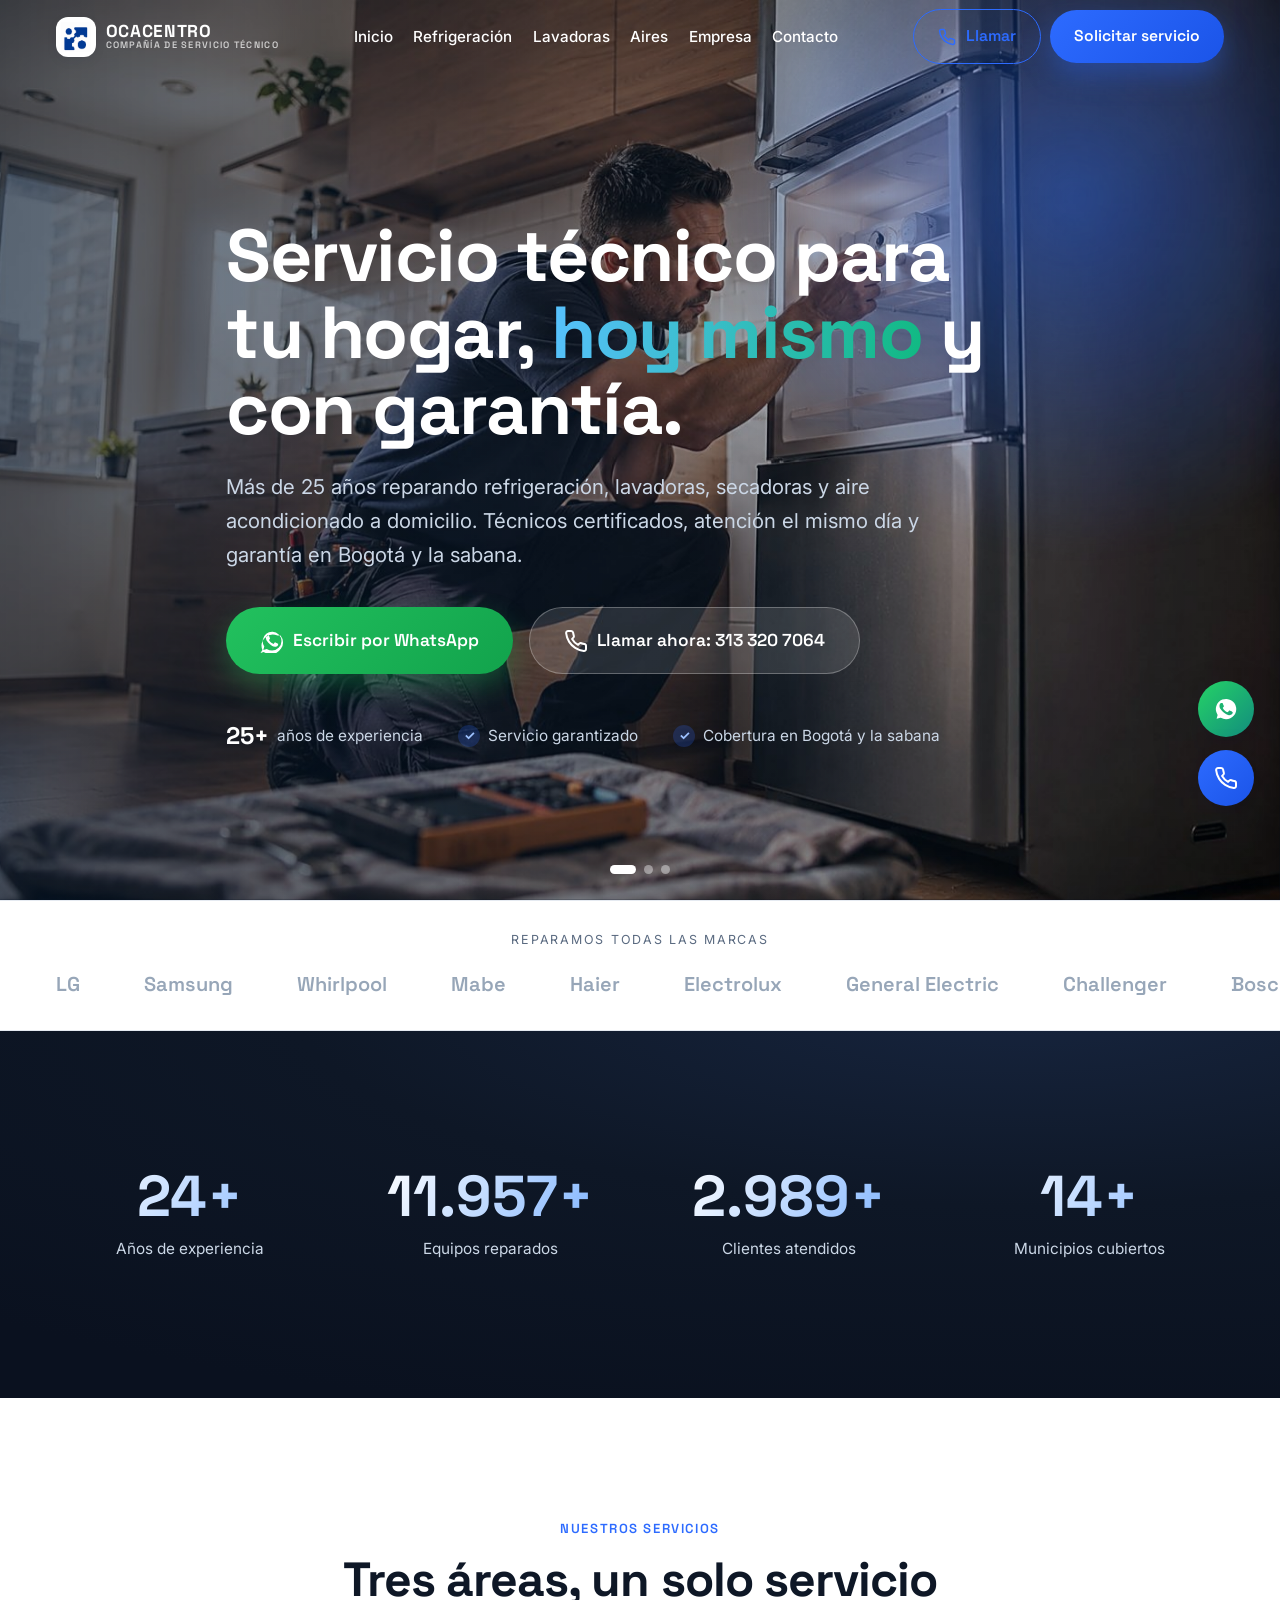
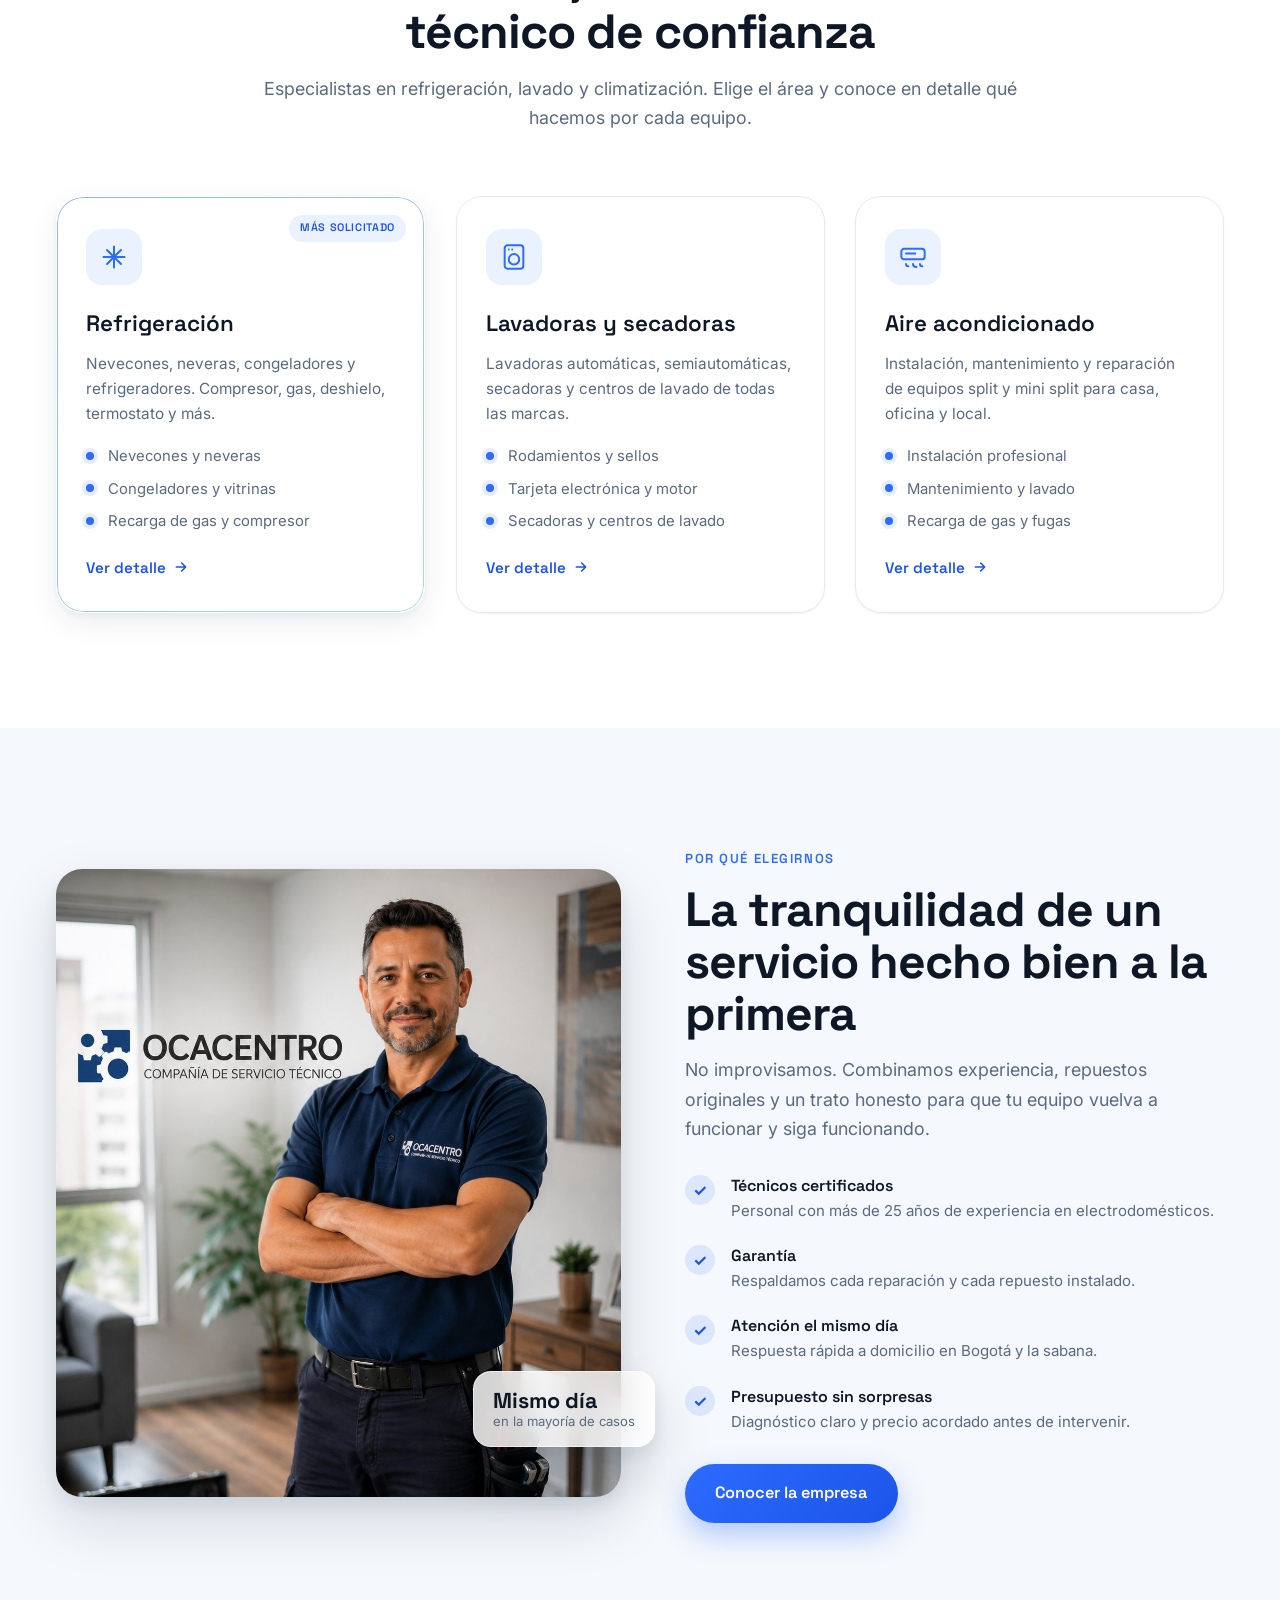
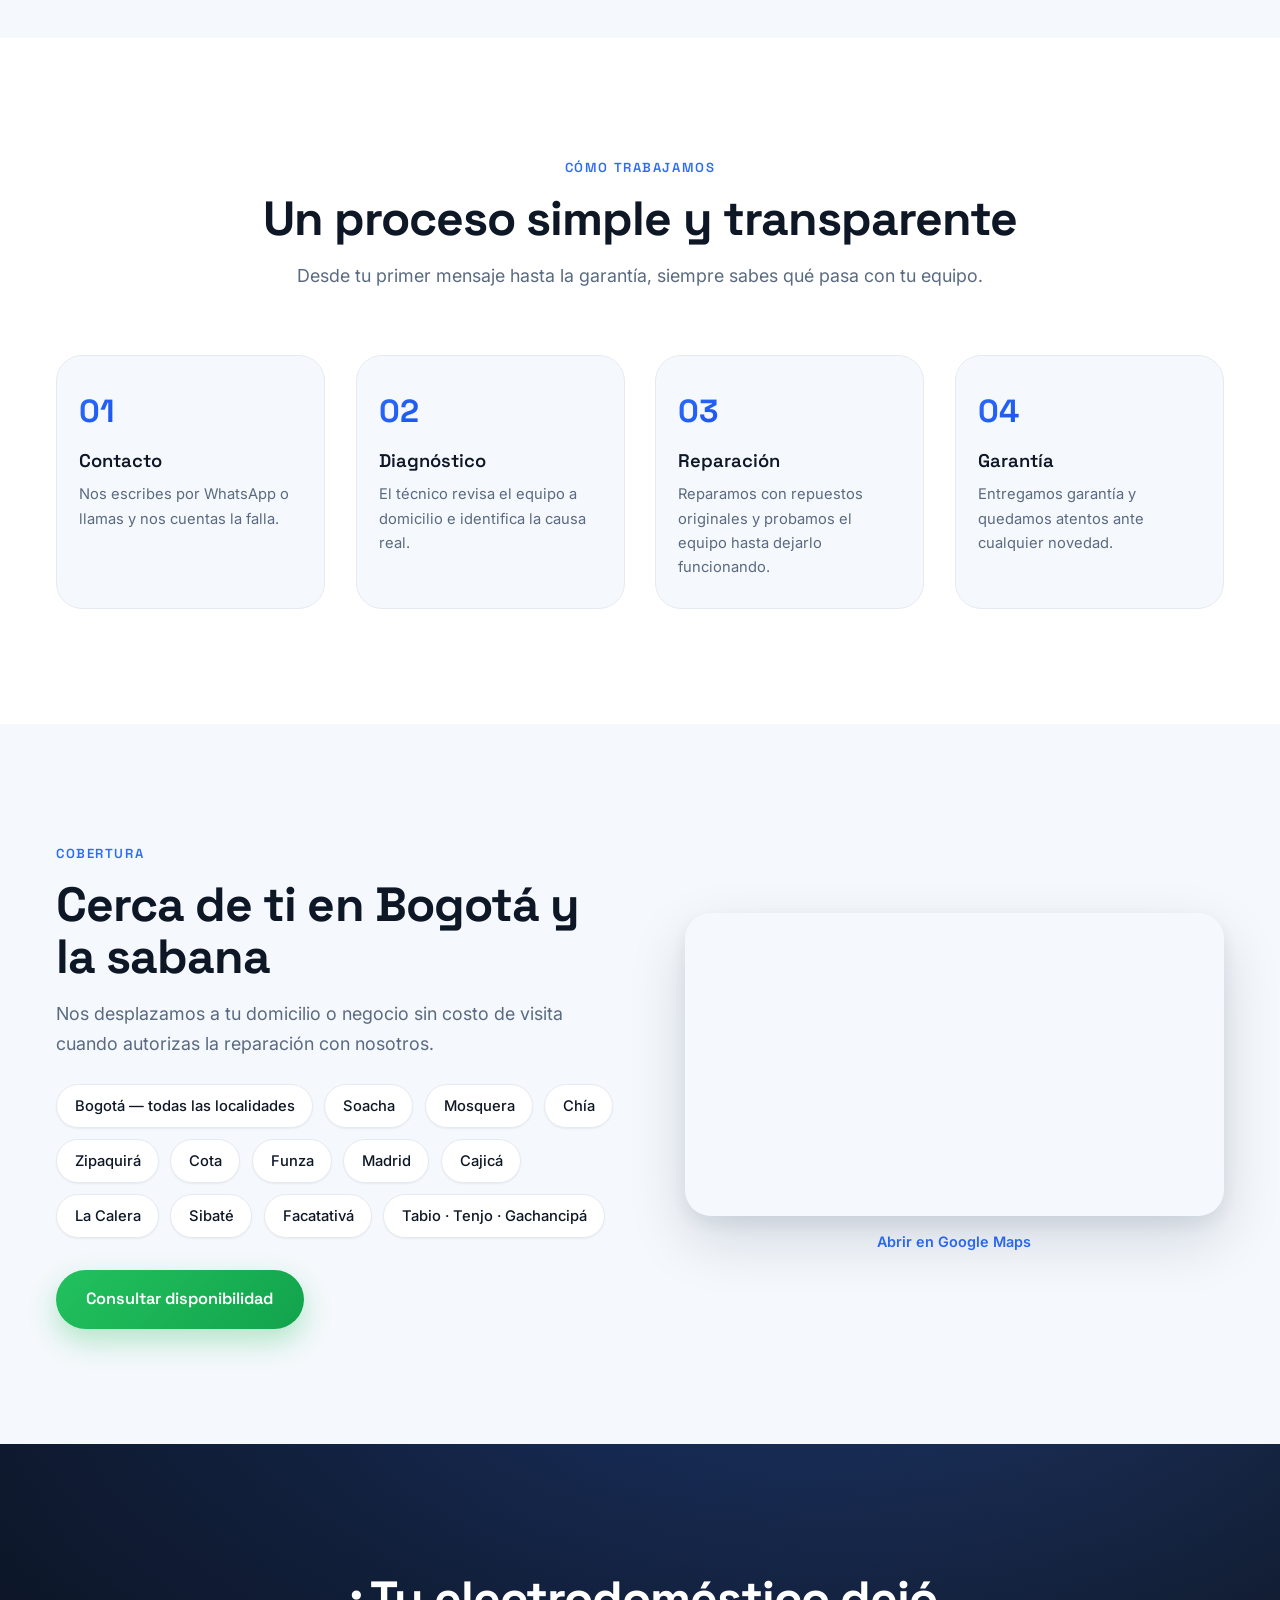
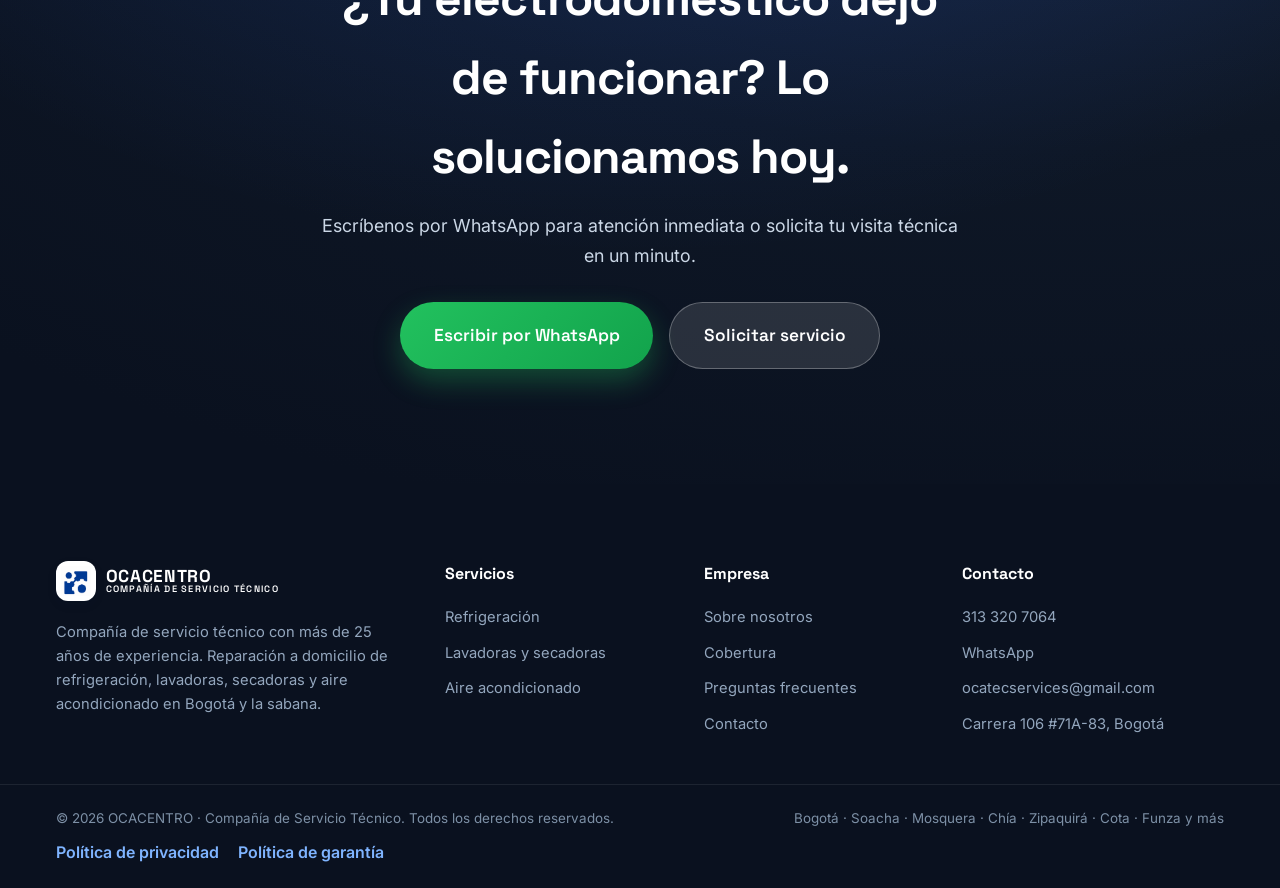
<file: index.html>
<!doctype html>
<html lang="es">
<head>
  <meta charset="UTF-8" />
  <meta name="viewport" content="width=device-width, initial-scale=1.0" />
  <meta name="theme-color" content="#0E1726" />

  <!-- ============================ SEO PRINCIPAL ============================ -->
  <title>OCACENTRO | Servicio Técnico en Bogotá — Refrigeración, Lavadoras y Aire Acondicionado</title>
  <meta name="description" content="Compañía de servicio técnico con más de 25 años de experiencia en Bogotá. Reparación a domicilio de refrigeración (nevecones, neveras, congeladores), lavadoras, secadoras y aire acondicionado. Garantía en cada reparación. Cobertura en Bogotá y la sabana." />
  <meta name="keywords" content="servicio técnico Bogotá, reparación de neveras, reparación de nevecones, reparación de lavadoras, técnico de lavadoras Bogotá, aire acondicionado Bogotá, reparación de secadoras, OCACENTRO" />
  <meta name="author" content="OCACENTRO — Compañía de Servicio Técnico" />
  <meta name="robots" content="index, follow, max-image-preview:large" />
  <link rel="canonical" href="https://ocacentrosas.com/" />

  <!-- ============================ OPEN GRAPH ============================ -->
  <meta property="og:type" content="website" />
  <meta property="og:locale" content="es_CO" />
  <meta property="og:site_name" content="OCACENTRO — Compañía de Servicio Técnico" />
  <meta property="og:title" content="OCACENTRO | Servicio Técnico en Bogotá — Refrigeración, Lavadoras y Aire" />
  <meta property="og:description" content="Más de 25 años reparando a domicilio en Bogotá y la sabana. Refrigeración, lavadoras, secadoras y aire acondicionado. Garantía en cada reparación." />
  <meta property="og:url" content="https://ocacentrosas.com/" />
  <meta property="og:image" content="https://ocacentrosas.com/assets/images/og-image.jpg" />
  <meta property="og:image:width" content="1200" />
  <meta property="og:image:height" content="630" />

  <!-- ============================ TWITTER CARDS ============================ -->
  <meta name="twitter:card" content="summary_large_image" />
  <meta name="twitter:title" content="OCACENTRO | Servicio Técnico en Bogotá" />
  <meta name="twitter:description" content="Reparación a domicilio de refrigeración, lavadoras y aire acondicionado. Más de 25 años de experiencia. Garantía en cada reparación." />
  <meta name="twitter:image" content="https://ocacentrosas.com/assets/images/og-image.jpg" />

  <!-- ============================ PWA / ICONOS ============================ -->
  <link rel="manifest" href="manifest.json" />
  <link rel="icon" href="favicon.svg" type="image/svg+xml" />
  <link rel="icon" href="favicon.ico" sizes="any" />
  <link rel="apple-touch-icon" href="assets/icons/apple-touch-icon.png" />

  <!-- ============================ FUENTES (optimizadas) ============================ -->
  <link rel="preconnect" href="https://fonts.googleapis.com" />
  <link rel="preconnect" href="https://fonts.gstatic.com" crossorigin />
  <link rel="preload" as="style"
        href="https://fonts.googleapis.com/css2?family=Inter:wght@400;500;600;700&family=Space+Grotesk:wght@500;600;700&display=swap"
        onload="this.onload=null;this.rel='stylesheet'" />
  <noscript>
    <link rel="stylesheet"
          href="https://fonts.googleapis.com/css2?family=Inter:wght@400;500;600;700&family=Space+Grotesk:wght@500;600;700&display=swap" />
  </noscript>

  <!-- ============================ CSS crítico inline + diferido ============================ -->
  <style>
    :root{--c-navy:#0E1726;--c-blue:#2D6BFF;--c-blue-600:#1B54E8;--c-green:#22C15E;
      --c-white:#FFFFFF;--c-mist:#F5F8FC;--c-line:#E5EAF1;--c-muted:#5A6A80;--c-text:#0E1726;
      --font-head:'Space Grotesk',system-ui,-apple-system,'Segoe UI',sans-serif;
      --font-body:'Inter',system-ui,-apple-system,'Segoe UI',sans-serif;--nav-h:74px;}
    *,*::before,*::after{box-sizing:border-box;margin:0;padding:0}
    html{scroll-behavior:smooth;-webkit-text-size-adjust:100%}
    body{font-family:var(--font-body);color:var(--c-text);background:var(--c-white);line-height:1.6;
      -webkit-font-smoothing:antialiased;text-rendering:optimizeLegibility;overflow-x:hidden}
    img,svg{display:block;max-width:100%}a{color:inherit;text-decoration:none}
    .container{width:100%;max-width:1240px;margin-inline:auto;padding-inline:clamp(1.1rem,4vw,2.25rem)}
    .nav{position:fixed;inset:0 0 auto 0;height:var(--nav-h);z-index:1000;display:flex;align-items:center;
      transition:background .35s ease,box-shadow .35s ease}
    .nav__inner{display:flex;align-items:center;justify-content:space-between;width:100%;max-width:1240px;
      margin-inline:auto;padding-inline:clamp(1.1rem,4vw,2.25rem)}
    .hero{position:relative;min-height:100svh;display:flex;align-items:center;padding-top:var(--nav-h);
      background:radial-gradient(120% 120% at 80% -10%,#17253F 0%,#0E1726 48%,#0A111F 100%);color:#fff;overflow:hidden}
    .hero__carousel{position:absolute;inset:0;z-index:0}
    .hero__slide{position:absolute;inset:0;width:100%;height:100%;object-fit:cover;opacity:0;transition:opacity 1.2s ease}
    .hero__slide.is-active{opacity:1}
    .hero__scrim{position:absolute;inset:0;z-index:1;
      background:linear-gradient(90deg,rgba(7,26,48,.62) 0%,rgba(7,26,48,.4) 55%,rgba(7,26,48,.08) 100%)}
    .hero__inner{position:relative;z-index:2;padding-block:clamp(3rem,8vh,6rem)}
    .hero h1{font-family:var(--font-head);font-weight:700;line-height:1.05;letter-spacing:-.02em;
      font-size:clamp(2.3rem,6vw,4.6rem);max-width:16ch}
  </style>
  <link rel="stylesheet" href="css/styles.css" />
  <link rel="stylesheet" href="css/animations.css" />
  <link rel="stylesheet" href="css/responsive.css" />

  <!-- ============================ DATOS ESTRUCTURADOS ============================ -->
  <script type="application/ld+json">
  {
    "@context": "https://schema.org",
    "@type": "LocalBusiness",
    "name": "OCACENTRO — Compañía de Servicio Técnico",
    "image": "https://ocacentrosas.com/assets/images/og-image.jpg",
    "url": "https://ocacentrosas.com/",
    "telephone": "+573133207064",
    "email": "ocatecservices@gmail.com",
    "priceRange": "$$",
    "description": "Compañía de servicio técnico con más de 25 años de experiencia. Reparación a domicilio de refrigeración, lavadoras, secadoras y aire acondicionado en Bogotá y la sabana.",
    "foundingDate": "1999",
    "address": { "@type": "PostalAddress", "streetAddress": "Carrera 106 #71A-83", "addressLocality": "Bogotá", "addressRegion": "Cundinamarca", "addressCountry": "CO" },
    "geo": { "@type": "GeoCoordinates", "latitude": 4.7110, "longitude": -74.0721 },
    "areaServed": [ {"@type":"City","name":"Bogotá"}, {"@type":"City","name":"Soacha"}, {"@type":"City","name":"Mosquera"}, {"@type":"City","name":"Chía"}, {"@type":"City","name":"Zipaquirá"}, {"@type":"City","name":"Cota"}, {"@type":"City","name":"Funza"}, {"@type":"City","name":"Madrid"}, {"@type":"City","name":"Cajicá"}, {"@type":"City","name":"La Calera"} ]
  }
  </script>
</head>

<body data-page="inicio">
  <div class="scroll-progress" role="progressbar" aria-label="Progreso de lectura" aria-hidden="true"><span class="scroll-progress__bar" id="scrollProgressBar"></span></div>
  <a class="skip-link" href="#contenido">Saltar al contenido principal</a>

  <!-- ====================== NAVBAR ====================== -->
  <header>
    <nav class="nav" id="navbar" aria-label="Navegación principal">
      <div class="nav__scrim" id="navScrim" aria-hidden="true"></div>
      <div class="nav__inner">
        <a class="brand" href="./" aria-label="OCACENTRO — inicio">
          <span class="brand__mark" aria-hidden="true">
            <img src="assets/images/logo-icon.png" alt="" width="24" height="24" />
          </span>
          <span class="brand__text"><strong>OCACENTRO</strong>Compañía de Servicio Técnico</span>
        </a>

        <ul class="nav__links" id="navLinks">
          <li><a href="./">Inicio</a></li>
          <li><a href="refrigeracion/">Refrigeración</a></li>
          <li><a href="lavadoras/">Lavadoras</a></li>
          <li><a href="aires-acondicionados/">Aires</a></li>
          <li><a href="empresa/">Empresa</a></li>
          <li><a href="contacto/">Contacto</a></li>
        </ul>

        <div class="nav__cta">
          <a class="btn btn--ghost" href="tel:+573133207064">
            <svg width="18" height="18" viewBox="0 0 24 24" fill="none" stroke="currentColor" stroke-width="2" stroke-linecap="round" stroke-linejoin="round" aria-hidden="true"><path d="M22 16.92v3a2 2 0 0 1-2.18 2 19.79 19.79 0 0 1-8.63-3.07 19.5 19.5 0 0 1-6-6 19.79 19.79 0 0 1-3.07-8.67A2 2 0 0 1 4.11 2h3a2 2 0 0 1 2 1.72c.13.96.36 1.9.7 2.81a2 2 0 0 1-.45 2.11L8.09 9.91a16 16 0 0 0 6 6l1.27-1.27a2 2 0 0 1 2.11-.45c.9.34 1.85.57 2.81.7A2 2 0 0 1 22 16.92z"/></svg>
            Llamar
          </a>
          <a class="btn btn--primary" href="contacto/">Solicitar servicio</a>
        </div>

        <button class="nav__toggle" id="navToggle" aria-label="Abrir menú" aria-expanded="false" aria-controls="navLinks"><span></span><span></span><span></span></button>
      </div>
    </nav>
  </header>

  <main id="contenido">
    <!-- ====================== HERO ====================== -->
    <section class="hero" aria-labelledby="hero-title">
      <!-- Carrusel de fotos del hero (reemplaza las 3 imágenes por fotos reales .webp) -->
      <div class="hero__carousel" id="heroCarousel" aria-hidden="true">
        <img class="hero__slide is-active" src="assets/images/hero/hero-1.jpg" alt="" width="1586" height="992" fetchpriority="high" decoding="async" />
        <img class="hero__slide" src="assets/images/hero/hero-2.jpg" alt="" width="1586" height="992" loading="lazy" decoding="async" />
        <img class="hero__slide" src="assets/images/hero/hero-3.jpg" alt="" width="1586" height="992" loading="lazy" decoding="async" />
      </div>
      <div class="hero__scrim"></div>

      <div class="container hero__inner">
        <h1 id="hero-title" class="reveal" data-reveal>
          Servicio técnico para tu hogar, <span class="grad-text">hoy mismo</span> y con garantía.
        </h1>
        <p class="hero__sub reveal" data-reveal data-reveal-delay="120">
          Más de 25 años reparando refrigeración, lavadoras, secadoras y aire acondicionado a domicilio.
          Técnicos certificados, atención el mismo día y garantía en Bogotá y la sabana.
        </p>
        <div class="hero__actions reveal" data-reveal data-reveal-delay="220">
          <a class="btn btn--wa btn--xl ripple" href="https://wa.me/573133207064?text=Hola,%20necesito%20servicio%20t%C3%A9cnico%20a%20domicilio" target="_blank" rel="noopener">
            <svg width="22" height="22" viewBox="0 0 24 24" fill="currentColor" aria-hidden="true"><path d="M17.47 14.38c-.3-.15-1.76-.87-2.03-.97-.27-.1-.47-.15-.67.15-.2.3-.77.97-.94 1.17-.17.2-.35.22-.65.07-.3-.15-1.26-.46-2.4-1.48-.89-.79-1.49-1.77-1.66-2.07-.17-.3-.02-.46.13-.61.13-.13.3-.35.45-.52.15-.17.2-.3.3-.5.1-.2.05-.37-.02-.52-.07-.15-.67-1.62-.92-2.22-.24-.58-.49-.5-.67-.51h-.57c-.2 0-.52.07-.8.37-.27.3-1.05 1.02-1.05 2.5 0 1.47 1.08 2.9 1.23 3.1.15.2 2.12 3.24 5.14 4.54.72.31 1.28.5 1.71.63.72.23 1.38.2 1.9.12.58-.09 1.76-.72 2.01-1.42.25-.7.25-1.29.17-1.42-.07-.13-.27-.2-.57-.35zM12.04 21.5h-.01a9.4 9.4 0 0 1-4.8-1.32l-.34-.2-3.57.94.95-3.48-.22-.36a9.42 9.42 0 0 1 14.64-11.6 9.36 9.36 0 0 1 2.76 6.66 9.43 9.43 0 0 1-9.42 9.36zm5.5-14.9A11.3 11.3 0 0 0 2.4 21.06L.5 24l3.02-.9a11.28 11.28 0 0 0 5.4 1.38h.01A11.32 11.32 0 0 0 20.53 6.6z"/></svg>
            Escribir por WhatsApp
          </a>
          <a class="btn btn--light btn--xl ripple" href="tel:+573133207064">
            <svg width="20" height="20" viewBox="0 0 24 24" fill="none" stroke="currentColor" stroke-width="2" stroke-linecap="round" stroke-linejoin="round" aria-hidden="true"><path d="M22 16.92v3a2 2 0 0 1-2.18 2 19.79 19.79 0 0 1-8.63-3.07 19.5 19.5 0 0 1-6-6 19.79 19.79 0 0 1-3.07-8.67A2 2 0 0 1 4.11 2h3a2 2 0 0 1 2 1.72c.13.96.36 1.9.7 2.81a2 2 0 0 1-.45 2.11L8.09 9.91a16 16 0 0 0 6 6l1.27-1.27a2 2 0 0 1 2.11-.45c.9.34 1.85.57 2.81.7A2 2 0 0 1 22 16.92z"/></svg>
            Llamar ahora: 313 320 7064
          </a>
        </div>
        <ul class="hero__badges reveal" data-reveal data-reveal-delay="300" aria-label="Sellos de confianza">
          <li><span class="hero__badge-num">25+</span> años de experiencia</li>
          <li><span class="check" aria-hidden="true">✓</span> Servicio garantizado</li>
          <li><span class="check" aria-hidden="true">✓</span> Cobertura en Bogotá y la sabana</li>
        </ul>
      </div>

      <div class="hero__dots" id="heroDots" aria-hidden="true"></div>
    </section>

    <!-- ====================== MARQUESINA DE MARCAS ====================== -->
    <section class="brands-strip" aria-label="Marcas que reparamos">
      <div class="container">
        <p class="brands-strip__label">Reparamos todas las marcas</p>
        <div class="brands-strip__track">
          <span>LG</span><span>Samsung</span><span>Whirlpool</span><span>Mabe</span><span>Haier</span>
          <span>Electrolux</span><span>General Electric</span><span>Challenger</span><span>Bosch</span><span>Centrales</span>
          <span aria-hidden="true">LG</span><span aria-hidden="true">Samsung</span><span aria-hidden="true">Whirlpool</span><span aria-hidden="true">Mabe</span><span aria-hidden="true">Haier</span>
          <span aria-hidden="true">Electrolux</span><span aria-hidden="true">General Electric</span><span aria-hidden="true">Challenger</span><span aria-hidden="true">Bosch</span><span aria-hidden="true">Centrales</span>
        </div>
      </div>
    </section>

    <!-- ====================== ESTADÍSTICAS ====================== -->
    <section class="section stats" aria-labelledby="stats-title">
      <div class="container">
        <h2 id="stats-title" class="sr-only">Resultados en cifras</h2>
        <div class="stats__grid">
          <div class="stat reveal" data-reveal><span class="stat__num" data-counter="25" data-suffix="+">0</span><span class="stat__label">Años de experiencia</span></div>
          <div class="stat reveal" data-reveal data-reveal-delay="80"><span class="stat__num" data-counter="12000" data-suffix="+">0</span><span class="stat__label">Equipos reparados</span></div>
          <div class="stat reveal" data-reveal data-reveal-delay="160"><span class="stat__num" data-counter="3000" data-suffix="+">0</span><span class="stat__label">Clientes atendidos</span></div>
          <div class="stat reveal" data-reveal data-reveal-delay="240"><span class="stat__num" data-counter="15" data-suffix="+">0</span><span class="stat__label">Municipios cubiertos</span></div>
        </div>
      </div>
    </section>

    <!-- ====================== SERVICIOS: 3 ÁREAS ====================== -->
    <section class="section" id="servicios" aria-labelledby="serv-title">
      <div class="container">
        <header class="section__head reveal" data-reveal>
          <span class="eyebrow">Nuestros servicios</span>
          <h2 id="serv-title" class="section__title">Tres áreas, un solo servicio técnico de confianza</h2>
          <p class="section__lead">Especialistas en refrigeración, lavado y climatización. Elige el área y conoce en detalle qué hacemos por cada equipo.</p>
        </header>

        <div class="grid-cards grid-cards--3">
          <!-- Refrigeración (más solicitado) -->
          <article class="card card--feature reveal" data-reveal>
            <span class="card__tag">Más solicitado</span>
            <div class="card__icon" aria-hidden="true">
              <svg viewBox="0 0 24 24" fill="none" stroke="currentColor" stroke-width="1.7" stroke-linecap="round" stroke-linejoin="round"><path d="M12 3v18M3 12h18M6 6l12 12M18 6L6 18"/></svg>
            </div>
            <h3 class="card__title">Refrigeración</h3>
            <p class="card__text">Nevecones, neveras, congeladores y refrigeradores. Compresor, gas, deshielo, termostato y más.</p>
            <ul class="card__list">
              <li>Nevecones y neveras</li>
              <li>Congeladores y vitrinas</li>
              <li>Recarga de gas y compresor</li>
            </ul>
            <a class="card__link" href="refrigeracion/">Ver detalle
              <svg width="16" height="16" viewBox="0 0 24 24" fill="none" stroke="currentColor" stroke-width="2.4" stroke-linecap="round" stroke-linejoin="round" aria-hidden="true"><path d="M5 12h14M13 6l6 6-6 6"/></svg>
            </a>
          </article>

          <!-- Lavadoras -->
          <article class="card reveal" data-reveal data-reveal-delay="90">
            <div class="card__icon" aria-hidden="true">
              <svg viewBox="0 0 24 24" fill="none" stroke="currentColor" stroke-width="1.7" stroke-linecap="round" stroke-linejoin="round"><rect x="4" y="2" width="16" height="20" rx="2.5"/><circle cx="12" cy="14" r="4.5"/><path d="M7.5 5.5h.01M10.5 5.5h.01"/></svg>
            </div>
            <h3 class="card__title">Lavadoras y secadoras</h3>
            <p class="card__text">Lavadoras automáticas, semiautomáticas, secadoras y centros de lavado de todas las marcas.</p>
            <ul class="card__list">
              <li>Rodamientos y sellos</li>
              <li>Tarjeta electrónica y motor</li>
              <li>Secadoras y centros de lavado</li>
            </ul>
            <a class="card__link" href="lavadoras/">Ver detalle
              <svg width="16" height="16" viewBox="0 0 24 24" fill="none" stroke="currentColor" stroke-width="2.4" stroke-linecap="round" stroke-linejoin="round" aria-hidden="true"><path d="M5 12h14M13 6l6 6-6 6"/></svg>
            </a>
          </article>

          <!-- Aire acondicionado -->
          <article class="card reveal" data-reveal data-reveal-delay="180">
            <div class="card__icon" aria-hidden="true">
              <svg viewBox="0 0 24 24" fill="none" stroke="currentColor" stroke-width="1.7" stroke-linecap="round" stroke-linejoin="round"><rect x="2" y="5" width="20" height="9" rx="2.5"/><path d="M6 18c0 1.5 1 2 2 2M12 18c0 2 1.5 2.5 3 2.5M18 18c0 1.5 1 2 2 2M6 9h8"/></svg>
            </div>
            <h3 class="card__title">Aire acondicionado</h3>
            <p class="card__text">Instalación, mantenimiento y reparación de equipos split y mini split para casa, oficina y local.</p>
            <ul class="card__list">
              <li>Instalación profesional</li>
              <li>Mantenimiento y lavado</li>
              <li>Recarga de gas y fugas</li>
            </ul>
            <a class="card__link" href="aires-acondicionados/">Ver detalle
              <svg width="16" height="16" viewBox="0 0 24 24" fill="none" stroke="currentColor" stroke-width="2.4" stroke-linecap="round" stroke-linejoin="round" aria-hidden="true"><path d="M5 12h14M13 6l6 6-6 6"/></svg>
            </a>
          </article>
        </div>
      </div>
    </section>

    <!-- ====================== POR QUÉ (resumen) ====================== -->
    <section class="section section--mist" id="por-que" aria-labelledby="why-title">
      <div class="container split">
        <div class="split__media reveal" data-reveal>
          <img src="assets/images/tecnico.jpg" alt="Técnico certificado de OCACENTRO revisando un electrodoméstico" width="1086" height="1449" loading="lazy" decoding="async" class="split__img" />
          <div class="floating-card floating-card--br" aria-hidden="true"><strong>Mismo día</strong><span>en la mayoría de casos</span></div>
        </div>
        <div class="split__content">
          <span class="eyebrow reveal" data-reveal>Por qué elegirnos</span>
          <h2 id="why-title" class="section__title reveal" data-reveal data-reveal-delay="60">La tranquilidad de un servicio hecho bien a la primera</h2>
          <p class="section__lead reveal" data-reveal data-reveal-delay="120">No improvisamos. Combinamos experiencia, repuestos originales y un trato honesto para que tu equipo vuelva a funcionar y siga funcionando.</p>
          <ul class="feature-list">
            <li class="reveal" data-reveal data-reveal-delay="160"><span class="feature-list__ic" aria-hidden="true">✓</span><div><strong>Técnicos certificados</strong><p>Personal con más de 25 años de experiencia en electrodomésticos.</p></div></li>
            <li class="reveal" data-reveal data-reveal-delay="220"><span class="feature-list__ic" aria-hidden="true">✓</span><div><strong>Garantía</strong><p>Respaldamos cada reparación y cada repuesto instalado.</p></div></li>
            <li class="reveal" data-reveal data-reveal-delay="280"><span class="feature-list__ic" aria-hidden="true">✓</span><div><strong>Atención el mismo día</strong><p>Respuesta rápida a domicilio en Bogotá y la sabana.</p></div></li>
            <li class="reveal" data-reveal data-reveal-delay="340"><span class="feature-list__ic" aria-hidden="true">✓</span><div><strong>Presupuesto sin sorpresas</strong><p>Diagnóstico claro y precio acordado antes de intervenir.</p></div></li>
          </ul>
          <a class="btn btn--primary btn--lg ripple reveal" data-reveal data-reveal-delay="400" href="empresa/">Conocer la empresa</a>
        </div>
      </div>
    </section>

    <!-- ====================== PROCESO (único, aquí) ====================== -->
    <section class="section" id="proceso" aria-labelledby="proc-title">
      <div class="container">
        <header class="section__head reveal" data-reveal>
          <span class="eyebrow">Cómo trabajamos</span>
          <h2 id="proc-title" class="section__title">Un proceso simple y transparente</h2>
          <p class="section__lead">Desde tu primer mensaje hasta la garantía, siempre sabes qué pasa con tu equipo.</p>
        </header>
        <ol class="steps steps--4">
          <li class="step reveal" data-reveal><span class="step__num">01</span><h3 class="step__title">Contacto</h3><p class="step__text">Nos escribes por WhatsApp o llamas y nos cuentas la falla.</p></li>
          <li class="step reveal" data-reveal data-reveal-delay="100"><span class="step__num">02</span><h3 class="step__title">Diagnóstico</h3><p class="step__text">El técnico revisa el equipo a domicilio e identifica la causa real.</p></li>
          <li class="step reveal" data-reveal data-reveal-delay="200"><span class="step__num">03</span><h3 class="step__title">Reparación</h3><p class="step__text">Reparamos con repuestos originales y probamos el equipo hasta dejarlo funcionando.</p></li>
          <li class="step reveal" data-reveal data-reveal-delay="300"><span class="step__num">04</span><h3 class="step__title">Garantía</h3><p class="step__text">Entregamos garantía y quedamos atentos ante cualquier novedad.</p></li>
        </ol>
      </div>
    </section>

    <!-- ====================== COBERTURA ====================== -->
    <section class="section section--mist" id="cobertura" aria-labelledby="cov-title">
      <div class="container split split--reverse">
        <div class="split__content">
          <span class="eyebrow reveal" data-reveal>Cobertura</span>
          <h2 id="cov-title" class="section__title reveal" data-reveal data-reveal-delay="60">Cerca de ti en Bogotá y la sabana</h2>
          <p class="section__lead reveal" data-reveal data-reveal-delay="120">Nos desplazamos a tu domicilio o negocio sin costo de visita cuando autorizas la reparación con nosotros.</p>
          <ul class="chips" aria-label="Zonas cubiertas">
            <li class="chip reveal" data-reveal data-reveal-delay="150">Bogotá — todas las localidades</li>
            <li class="chip reveal" data-reveal data-reveal-delay="180">Soacha</li>
            <li class="chip reveal" data-reveal data-reveal-delay="210">Mosquera</li>
            <li class="chip reveal" data-reveal data-reveal-delay="240">Chía</li>
            <li class="chip reveal" data-reveal data-reveal-delay="270">Zipaquirá</li>
            <li class="chip reveal" data-reveal data-reveal-delay="300">Cota</li>
            <li class="chip reveal" data-reveal data-reveal-delay="330">Funza</li>
            <li class="chip reveal" data-reveal data-reveal-delay="360">Madrid</li>
            <li class="chip reveal" data-reveal data-reveal-delay="390">Cajicá</li>
            <li class="chip reveal" data-reveal data-reveal-delay="420">La Calera</li>
            <li class="chip reveal" data-reveal data-reveal-delay="450">Sibaté</li>
            <li class="chip reveal" data-reveal data-reveal-delay="480">Facatativá</li>
            <li class="chip reveal" data-reveal data-reveal-delay="510">Tabio · Tenjo · Gachancipá</li>
          </ul>
          <a class="btn btn--wa btn--lg ripple reveal" data-reveal data-reveal-delay="540" href="https://wa.me/573133207064" target="_blank" rel="noopener">Consultar disponibilidad</a>
        </div>
        <div class="split__media reveal" data-reveal data-reveal-delay="120">
          <div class="map-embed">
            <iframe
              src="https://www.google.com/maps?q=Carrera+106+%2371A-83,+Bogota&output=embed"
              title="Mapa de cobertura de Bogotá y municipios de la sabana"
              loading="lazy"
              referrerpolicy="no-referrer-when-downgrade"
              allowfullscreen></iframe>
          </div>
          <a class="map-embed__link" href="https://www.google.com/maps/search/?api=1&query=Carrera+106+%2371A-83+Bogota" target="_blank" rel="noopener">Abrir en Google Maps</a>
        </div>
      </div>
    </section>

    <!-- ====================== CTA BAND ====================== -->
    <section class="section cta-band" aria-labelledby="cta-title">
      <div class="container cta-band__inner reveal" data-reveal>
        <h2 id="cta-title">¿Tu electrodoméstico dejó de funcionar? Lo solucionamos hoy.</h2>
        <p>Escríbenos por WhatsApp para atención inmediata o solicita tu visita técnica en un minuto.</p>
        <div class="cta-band__actions">
          <a class="btn btn--wa btn--xl ripple" href="https://wa.me/573133207064?text=Hola,%20necesito%20servicio%20t%C3%A9cnico%20a%20domicilio" target="_blank" rel="noopener">Escribir por WhatsApp</a>
          <a class="btn btn--light btn--xl ripple" href="contacto/">Solicitar servicio</a>
        </div>
      </div>
    </section>

    <!-- ====================== CONTACTO (solo en móvil) ====================== -->
    <div class="mobile-only-contact">
      <section class="section" aria-labelledby="cont-title-m">
        <div class="container">
          <div class="contact">
            <aside class="contact__aside reveal" data-reveal>
              <span class="eyebrow eyebrow--light">Contacto directo</span>
              <h2 id="cont-title-m" class="section__title section__title--light">Hablemos de tu equipo</h2>
              <p class="contact__lead">Cuéntanos la marca del equipo y la falla. Te damos una orientación y coordinamos la visita técnica.</p>
              <ul class="contact__list">
                <li>
                  <span class="contact__ic" aria-hidden="true"><svg width="20" height="20" viewBox="0 0 24 24" fill="none" stroke="currentColor" stroke-width="2" stroke-linecap="round" stroke-linejoin="round"><path d="M22 16.92v3a2 2 0 0 1-2.18 2 19.79 19.79 0 0 1-8.63-3.07 19.5 19.5 0 0 1-6-6 19.79 19.79 0 0 1-3.07-8.67A2 2 0 0 1 4.11 2h3a2 2 0 0 1 2 1.72c.13.96.36 1.9.7 2.81a2 2 0 0 1-.45 2.11L8.09 9.91a16 16 0 0 0 6 6l1.27-1.27a2 2 0 0 1 2.11-.45c.9.34 1.85.57 2.81.7A2 2 0 0 1 22 16.92z"/></svg></span>
                  <div><span>Teléfono</span><a href="tel:+573133207064">313 320 7064</a></div>
                </li>
                <li>
                  <span class="contact__ic" aria-hidden="true"><svg width="20" height="20" viewBox="0 0 24 24" fill="currentColor"><path d="M17.47 14.38c-.3-.15-1.76-.87-2.03-.97-.27-.1-.47-.15-.67.15-.2.3-.77.97-.94 1.17-.17.2-.35.22-.65.07-.3-.15-1.26-.46-2.4-1.48-.89-.79-1.49-1.77-1.66-2.07-.17-.3-.02-.46.13-.61.13-.13.3-.35.45-.52.15-.17.2-.3.3-.5.1-.2.05-.37-.02-.52-.07-.15-.67-1.62-.92-2.22-.24-.58-.49-.5-.67-.51h-.57c-.2 0-.52.07-.8.37-.27.3-1.05 1.02-1.05 2.5 0 1.47 1.08 2.9 1.23 3.1.15.2 2.12 3.24 5.14 4.54.72.31 1.28.5 1.71.63.72.23 1.38.2 1.9.12.58-.09 1.76-.72 2.01-1.42.25-.7.25-1.29.17-1.42-.07-.13-.27-.2-.57-.35zM12.04 21.5a9.4 9.4 0 0 1-4.81-1.32l-.34-.2-3.57.94.95-3.48-.22-.36A9.42 9.42 0 1 1 12.04 21.5z"/></svg></span>
                  <div><span>WhatsApp</span><a href="https://wa.me/573133207064" target="_blank" rel="noopener">+57 313 320 7064</a></div>
                </li>
                <li>
                  <span class="contact__ic" aria-hidden="true"><svg width="20" height="20" viewBox="0 0 24 24" fill="none" stroke="currentColor" stroke-width="2" stroke-linecap="round" stroke-linejoin="round"><rect x="2" y="4" width="20" height="16" rx="2"/><path d="m22 7-10 6L2 7"/></svg></span>
                  <div><span>Correo</span><a href="mailto:ocatecservices@gmail.com">ocatecservices@gmail.com</a></div>
                </li>
                <li>
                  <span class="contact__ic" aria-hidden="true"><svg width="20" height="20" viewBox="0 0 24 24" fill="none" stroke="currentColor" stroke-width="2" stroke-linecap="round" stroke-linejoin="round"><path d="M21 10c0 7-9 12-9 12s-9-5-9-12a9 9 0 0 1 18 0z"/><circle cx="12" cy="10" r="3"/></svg></span>
                  <div><span>Dirección</span><a href="https://www.google.com/maps/search/?api=1&query=Carrera+106+%2371A-83+Bogota" target="_blank" rel="noopener">Carrera 106 #71A-83, Bogotá</a></div>
                </li>
              </ul>
            </aside>

            <div class="contact__form-wrap reveal" data-reveal data-reveal-delay="120">
              <form class="form" id="contactForm" action="#" method="POST" novalidate>
                <h2 class="form__title">Cuéntanos qué necesitas</h2>
                <div class="form__row">
                  <div class="field">
                    <label for="nombre">Nombre completo</label>
                    <input type="text" id="nombre" name="nombre" autocomplete="name" required minlength="3" maxlength="60" placeholder="Ej. Juan Pérez" />
                    <small class="field__error" data-error-for="nombre"></small>
                  </div>
                  <div class="field">
                    <label for="telefono">Teléfono</label>
                    <input type="tel" id="telefono" name="telefono" autocomplete="tel" required inputmode="numeric" pattern="[0-9+\s-]{7,15}" placeholder="Ej. 3001234567" />
                    <small class="field__error" data-error-for="telefono"></small>
                  </div>
                </div>
                <div class="form__row">
                  <div class="field">
                    <label for="correo">Correo electrónico</label>
                    <input type="email" id="correo" name="correo" autocomplete="email" required maxlength="80" placeholder="tucorreo@ejemplo.com" />
                    <small class="field__error" data-error-for="correo"></small>
                  </div>
                  <div class="field">
                    <label for="servicio">Servicio requerido</label>
                    <select id="servicio" name="servicio" required>
                      <option value="" disabled selected>Selecciona un servicio</option>
                      <optgroup label="Refrigeración">
                        <option>Nevecón</option>
                        <option>Nevera</option>
                        <option>Congelador</option>
                        <option>Refrigerador</option>
                      </optgroup>
                      <optgroup label="Lavado">
                        <option>Lavadora</option>
                        <option>Secadora</option>
                        <option>Centro de lavado</option>
                      </optgroup>
                      <optgroup label="Climatización">
                        <option>Aire acondicionado</option>
                      </optgroup>
                      <option>Otro</option>
                    </select>
                    <small class="field__error" data-error-for="servicio"></small>
                  </div>
                </div>
                <div class="field">
                  <label for="descripcion">Descripción del problema</label>
                  <textarea id="descripcion" name="descripcion" rows="4" required minlength="10" maxlength="600" placeholder="Cuéntanos la marca del equipo y qué falla presenta..."></textarea>
                  <small class="field__error" data-error-for="descripcion"></small>
                </div>
                <div class="hp" aria-hidden="true">
                  <label for="website">No completar este campo</label>
                  <input type="text" id="website" name="website" tabindex="-1" autocomplete="off" />
                </div>
                <p class="form__consent">Al enviar este formulario aceptas nuestra <a href="politica-de-privacidad/">Política de privacidad</a> y nuestra <a href="politica-de-garantia/">Política de garantía</a>.</p>
                <button type="submit" class="btn btn--primary btn--lg btn--block ripple" id="submitBtn">
                  <span class="btn__label">Solicitar servicio</span>
                  <span class="btn__spinner" aria-hidden="true"></span>
                </button>
                <p class="form__status" id="formStatus" role="status" aria-live="polite"></p>
              </form>
            </div>
          </div>
        </div>
      </section>

      <section class="section section--tight section--mist" aria-labelledby="map-title-m">
        <div class="container">
          <header class="section__head reveal" data-reveal>
            <span class="eyebrow">Ubicación</span>
            <h2 id="map-title-m" class="section__title">Dónde estamos</h2>
            <p class="section__lead">Atendemos a domicilio en toda Bogotá y la sabana. Nuestra base está en la Carrera 106 #71A-83.</p>
          </header>
          <div class="map-wrap reveal" data-reveal data-reveal-delay="80">
            <div class="map-embed">
              <iframe
                src="https://www.google.com/maps?q=Carrera+106+%2371A-83,+Bogota&output=embed"
                title="Mapa de ubicación — Carrera 106 #71A-83, Bogotá"
                loading="lazy"
                referrerpolicy="no-referrer-when-downgrade"
                allowfullscreen></iframe>
            </div>
            <a class="map-embed__link" href="https://www.google.com/maps/search/?api=1&query=Carrera+106+%2371A-83+Bogota" target="_blank" rel="noopener">Abrir en Google Maps</a>
          </div>
        </div>
      </section>
    </div>
  </main>

  <!-- ====================== FOOTER ====================== -->
  <footer class="footer">
    <div class="container footer__grid">
      <div class="footer__brand">
        <a class="brand brand--footer" href="./">
          <span class="brand__mark" aria-hidden="true"><img src="assets/images/logo-icon.png" alt="" width="22" height="22" /></span>
          <span class="brand__text"><strong>OCACENTRO</strong>Compañía de Servicio Técnico</span>
        </a>
        <p class="footer__desc">Compañía de servicio técnico con más de 25 años de experiencia. Reparación a domicilio de refrigeración, lavadoras, secadoras y aire acondicionado en Bogotá y la sabana.</p>
      </div>
      <nav class="footer__col" aria-label="Servicios">
        <h4>Servicios</h4>
        <ul>
          <li><a href="refrigeracion/">Refrigeración</a></li>
          <li><a href="lavadoras/">Lavadoras y secadoras</a></li>
          <li><a href="aires-acondicionados/">Aire acondicionado</a></li>
        </ul>
      </nav>
      <nav class="footer__col" aria-label="Empresa">
        <h4>Empresa</h4>
        <ul>
          <li><a href="empresa/">Sobre nosotros</a></li>
          <li><a href="empresa/#cobertura">Cobertura</a></li>
          <li><a href="empresa/#faq">Preguntas frecuentes</a></li>
          <li><a href="contacto/">Contacto</a></li>
        </ul>
      </nav>
      <div class="footer__col">
        <h4>Contacto</h4>
        <ul>
          <li><a href="tel:+573133207064">313 320 7064</a></li>
          <li><a href="https://wa.me/573133207064" target="_blank" rel="noopener">WhatsApp</a></li>
          <li><a href="mailto:ocatecservices@gmail.com">ocatecservices@gmail.com</a></li>
          <li>Carrera 106 #71A-83, Bogotá</li>
        </ul>
      </div>
    </div>
    <div class="footer__bottom">
      <div class="container footer__bottom-inner">
        <p>© <span id="year">2025</span> OCACENTRO · Compañía de Servicio Técnico. Todos los derechos reservados.</p>
        <p>Bogotá · Soacha · Mosquera · Chía · Zipaquirá · Cota · Funza y más</p>
        <nav class="footer__legal" aria-label="Legal">
          <a href="politica-de-privacidad/">Política de privacidad</a>
          <a href="politica-de-garantia/">Política de garantía</a>
        </nav>
      </div>
    </div>
  </footer>

  <!-- ====================== BOTONES FLOTANTES ====================== -->
  <div class="floating-actions" aria-label="Acciones rápidas">
    <a class="fab fab--wa" href="https://wa.me/573133207064?text=Hola,%20necesito%20servicio%20t%C3%A9cnico%20a%20domicilio" target="_blank" rel="noopener" aria-label="Escribir por WhatsApp"><svg width="26" height="26" viewBox="0 0 24 24" fill="currentColor" aria-hidden="true"><path d="M17.47 14.38c-.3-.15-1.76-.87-2.03-.97-.27-.1-.47-.15-.67.15-.2.3-.77.97-.94 1.17-.17.2-.35.22-.65.07-.3-.15-1.26-.46-2.4-1.48-.89-.79-1.49-1.77-1.66-2.07-.17-.3-.02-.46.13-.61.13-.13.3-.35.45-.52.15-.17.2-.3.3-.5.1-.2.05-.37-.02-.52-.07-.15-.67-1.62-.92-2.22-.24-.58-.49-.5-.67-.51h-.57c-.2 0-.52.07-.8.37-.27.3-1.05 1.02-1.05 2.5 0 1.47 1.08 2.9 1.23 3.1.15.2 2.12 3.24 5.14 4.54.72.31 1.28.5 1.71.63.72.23 1.38.2 1.9.12.58-.09 1.76-.72 2.01-1.42.25-.7.25-1.29.17-1.42-.07-.13-.27-.2-.57-.35zM12.04 21.5a9.4 9.4 0 0 1-4.81-1.32l-.34-.2-3.57.94.95-3.48-.22-.36A9.42 9.42 0 1 1 12.04 21.5z"/></svg></a>
    <a class="fab fab--call" href="tel:+573133207064" aria-label="Llamar ahora"><svg width="24" height="24" viewBox="0 0 24 24" fill="none" stroke="currentColor" stroke-width="2" stroke-linecap="round" stroke-linejoin="round" aria-hidden="true"><path d="M22 16.92v3a2 2 0 0 1-2.18 2 19.79 19.79 0 0 1-8.63-3.07 19.5 19.5 0 0 1-6-6 19.79 19.79 0 0 1-3.07-8.67A2 2 0 0 1 4.11 2h3a2 2 0 0 1 2 1.72c.13.96.36 1.9.7 2.81a2 2 0 0 1-.45 2.11L8.09 9.91a16 16 0 0 0 6 6l1.27-1.27a2 2 0 0 1 2.11-.45c.9.34 1.85.57 2.81.7A2 2 0 0 1 22 16.92z"/></svg></a>
    <button class="fab fab--top" id="backToTop" aria-label="Volver arriba"><svg width="24" height="24" viewBox="0 0 24 24" fill="none" stroke="currentColor" stroke-width="2" stroke-linecap="round" stroke-linejoin="round" aria-hidden="true"><path d="M12 19V5M5 12l7-7 7 7"/></svg></button>
  </div>

  <script src="js/main.js" defer></script>
  <script src="js/animations.js" defer></script>
  <script src="js/ui.js" defer></script>
  <script src="js/form.js" defer></script>
</body>
</html>
</file>
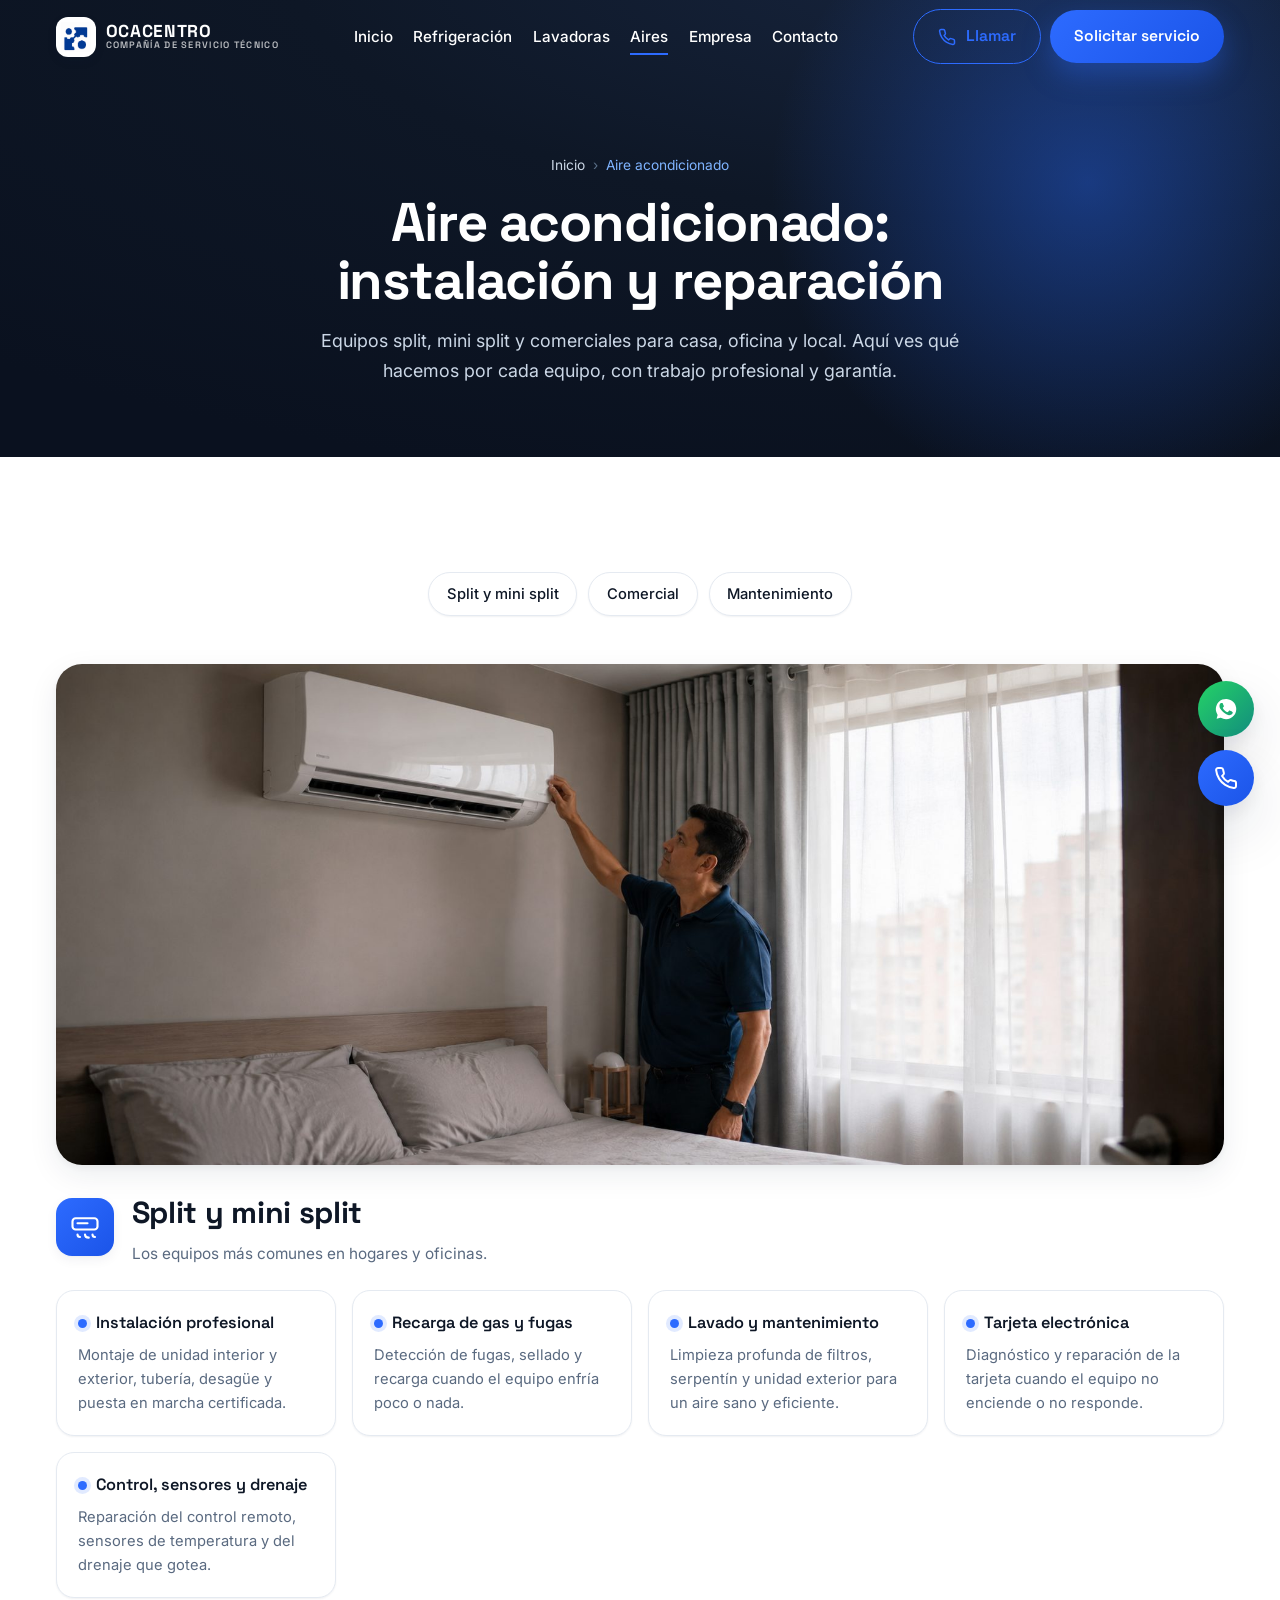
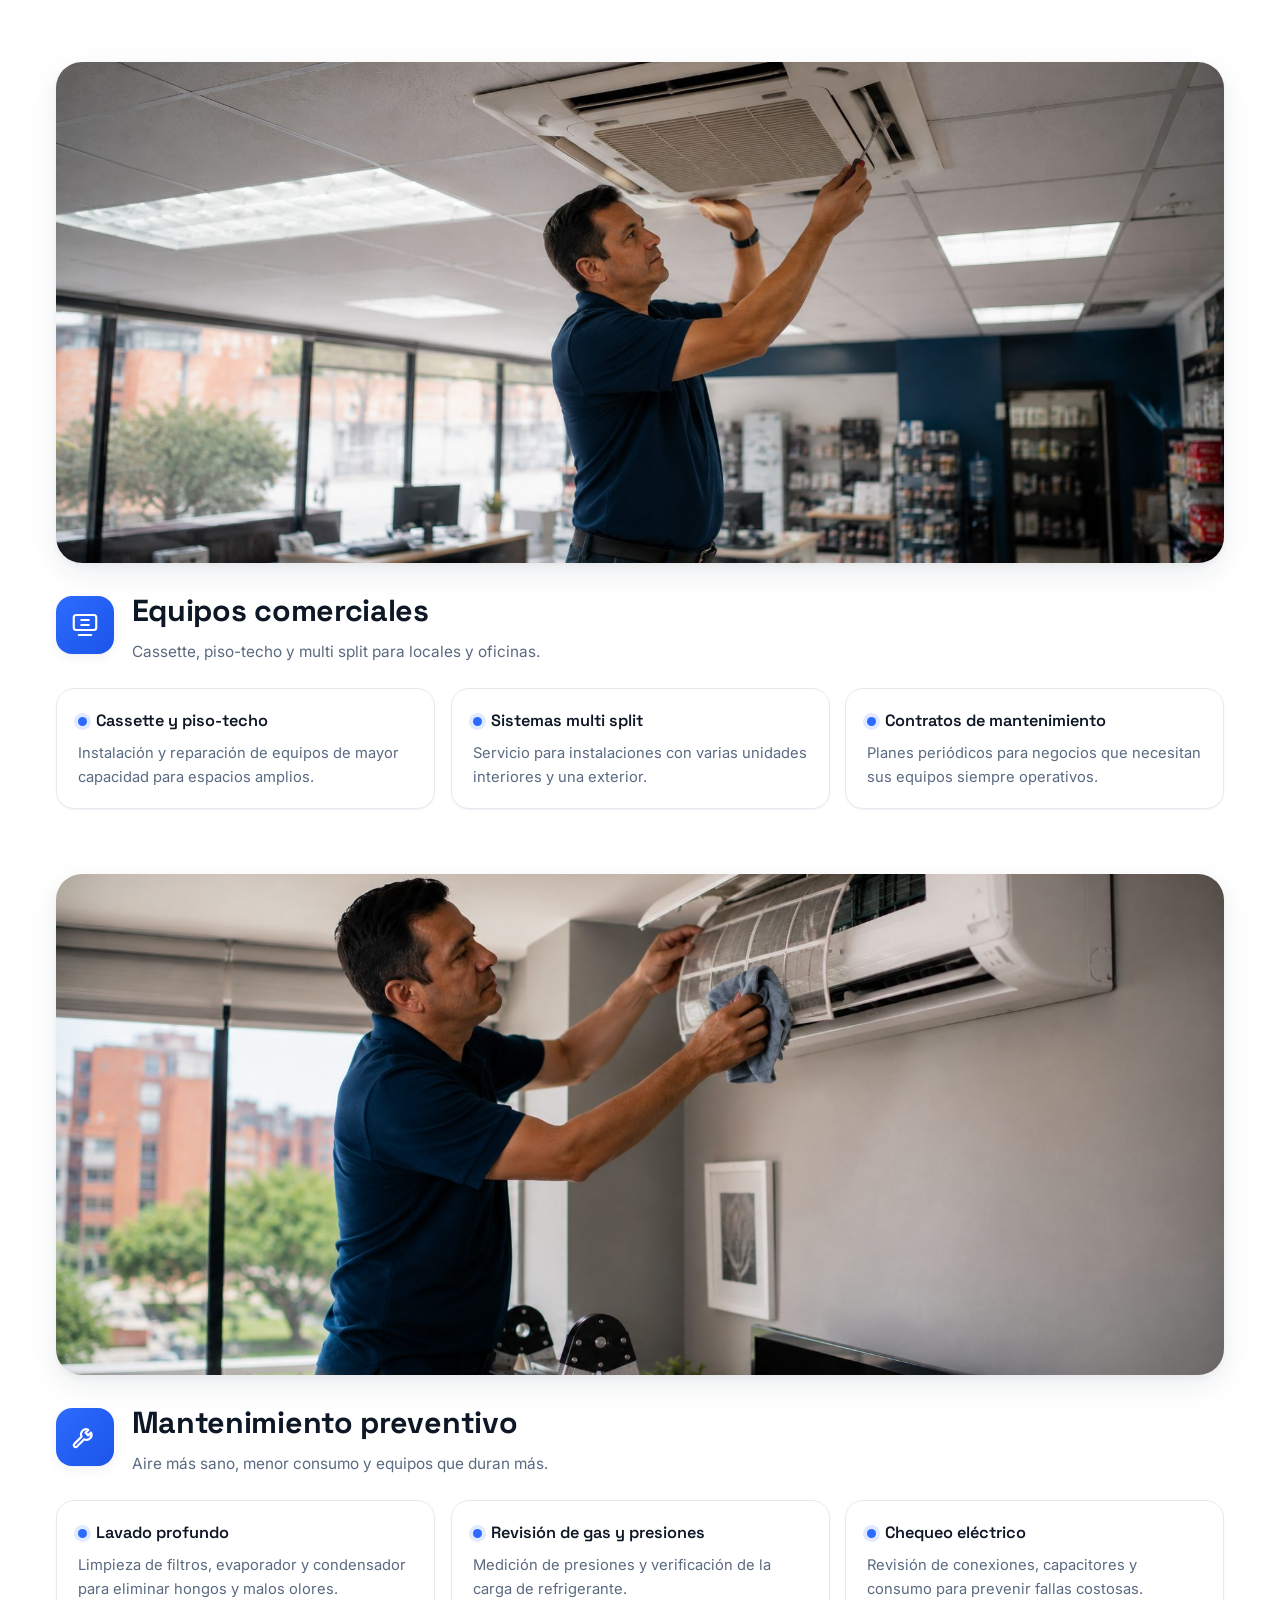
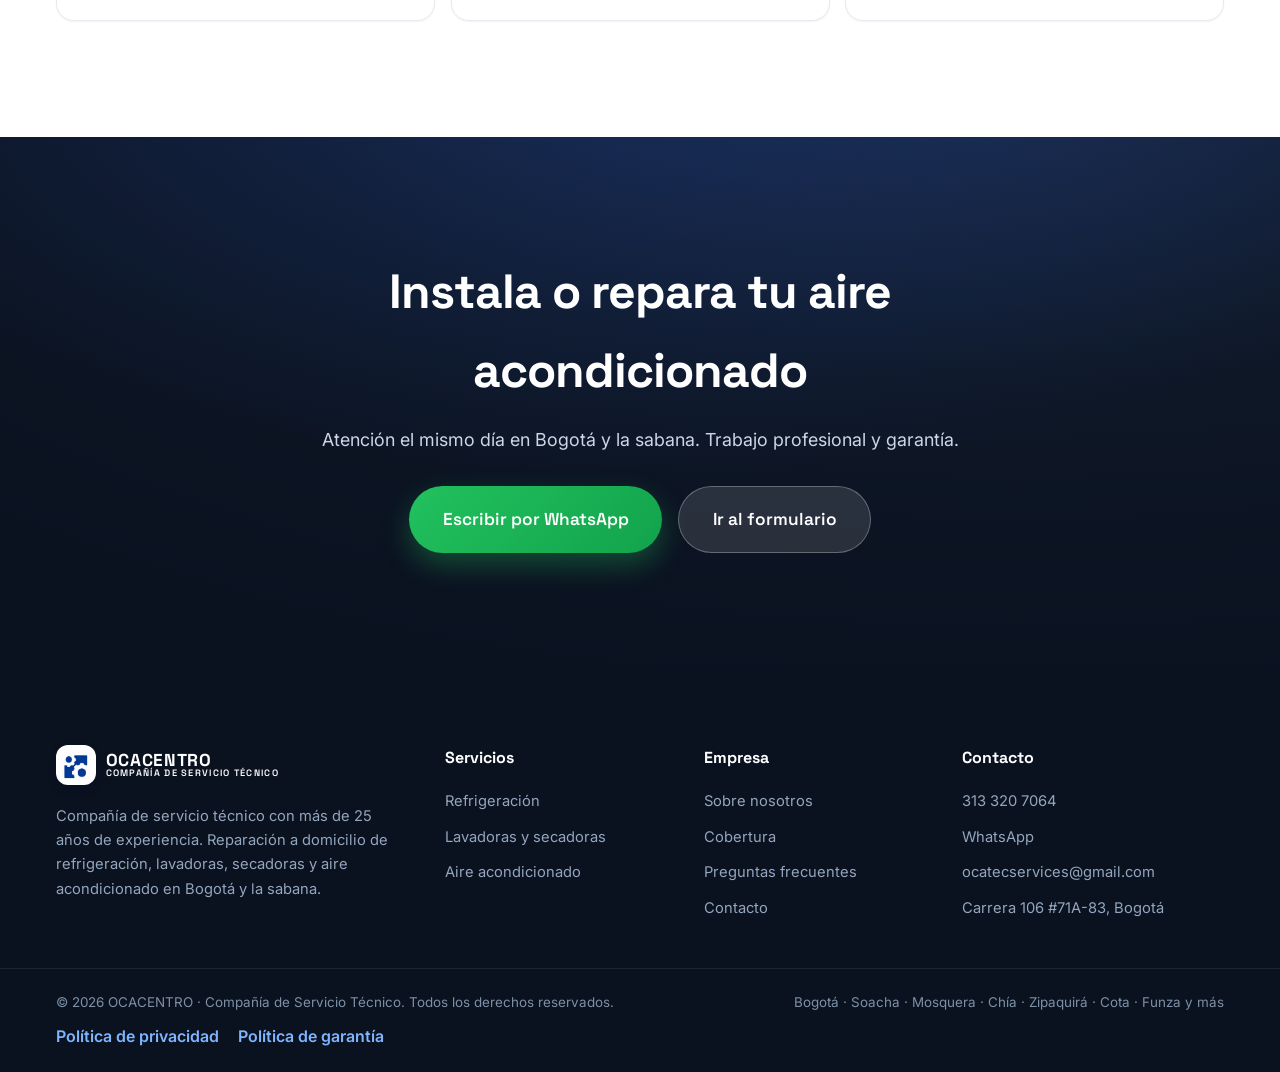
<file: aires-acondicionados/index.html>
<!doctype html>
<html lang="es">
<head>
  <meta charset="UTF-8" />
  <meta name="viewport" content="width=device-width, initial-scale=1.0" />
  <meta name="theme-color" content="#0E1726" />

  <title>Aire Acondicionado en Bogotá: Instalación y Reparación — OCACENTRO</title>
  <meta name="description" content="Instalación, mantenimiento y reparación de aire acondicionado a domicilio en Bogotá: split, mini split y equipos comerciales. Recarga de gas, lavado, tarjeta electrónica y más. Garantía en cada reparación." />
  <meta name="robots" content="index, follow, max-image-preview:large" />
  <link rel="canonical" href="https://ocacentrosas.com/aires-acondicionados/" />

  <meta property="og:type" content="website" />
  <meta property="og:locale" content="es_CO" />
  <meta property="og:site_name" content="OCACENTRO — Compañía de Servicio Técnico" />
  <meta property="og:title" content="Aire Acondicionado en Bogotá: Instalación y Reparación | OCACENTRO" />
  <meta property="og:description" content="Split, mini split y equipos comerciales. Instalación, mantenimiento, recarga de gas y reparación. A domicilio con garantía." />
  <meta property="og:url" content="https://ocacentrosas.com/aires-acondicionados/" />
  <meta property="og:image" content="https://ocacentrosas.com/assets/images/og-image.jpg" />
  <meta name="twitter:card" content="summary_large_image" />

  <link rel="manifest" href="../manifest.json" />
  <link rel="icon" href="../favicon.svg" type="image/svg+xml" />
  <link rel="icon" href="../favicon.ico" sizes="any" />
  <link rel="apple-touch-icon" href="../assets/icons/apple-touch-icon.png" />

  <link rel="preconnect" href="https://fonts.googleapis.com" />
  <link rel="preconnect" href="https://fonts.gstatic.com" crossorigin />
  <link rel="preload" as="style" href="https://fonts.googleapis.com/css2?family=Inter:wght@400;500;600;700&family=Space+Grotesk:wght@500;600;700&display=swap" onload="this.onload=null;this.rel='stylesheet'" />
  <noscript><link rel="stylesheet" href="https://fonts.googleapis.com/css2?family=Inter:wght@400;500;600;700&family=Space+Grotesk:wght@500;600;700&display=swap" /></noscript>

  <style>
    :root{--c-navy:#0E1726;--c-blue:#2D6BFF;--c-blue-600:#1B54E8;--c-green:#22C15E;--c-white:#fff;--c-mist:#F5F8FC;--c-line:#E5EAF1;--c-muted:#5A6A80;--c-text:#0E1726;
      --font-head:'Space Grotesk',system-ui,sans-serif;--font-body:'Inter',system-ui,sans-serif;--nav-h:74px;}
    *,*::before,*::after{box-sizing:border-box;margin:0;padding:0}
    html{scroll-behavior:smooth;scroll-padding-top:calc(var(--nav-h) + 12px)}
    body{font-family:var(--font-body);color:var(--c-text);background:var(--c-white);line-height:1.6;-webkit-font-smoothing:antialiased;overflow-x:hidden}
    img,svg{display:block;max-width:100%}a{color:inherit;text-decoration:none}
    .container{width:100%;max-width:1240px;margin-inline:auto;padding-inline:clamp(1.1rem,4vw,2.25rem)}
    .nav{position:fixed;inset:0 0 auto 0;height:var(--nav-h);z-index:1000;display:flex;align-items:center;transition:background .35s ease,box-shadow .35s ease}
    .nav__inner{display:flex;align-items:center;justify-content:space-between;width:100%;max-width:1240px;margin-inline:auto;padding-inline:clamp(1.1rem,4vw,2.25rem)}
    .page-hero{position:relative;padding-top:calc(var(--nav-h) + clamp(2.5rem,7vw,5rem));padding-bottom:clamp(2.5rem,6vw,4.5rem);background:radial-gradient(120% 120% at 80% -10%,#17253F 0%,#0E1726 48%,#0A111F 100%);color:#fff;text-align:center;overflow:hidden}
  </style>
  <link rel="stylesheet" href="../css/styles.css" />
  <link rel="stylesheet" href="../css/animations.css" />
  <link rel="stylesheet" href="../css/responsive.css" />

  <script type="application/ld+json">
  {"@context":"https://schema.org","@type":"BreadcrumbList","itemListElement":[
    {"@type":"ListItem","position":1,"name":"Inicio","item":"https://ocacentrosas.com/"},
    {"@type":"ListItem","position":2,"name":"Aire acondicionado","item":"https://ocacentrosas.com/aires-acondicionados/"}]}
  </script>
</head>

<body data-page="aires">
  <div class="scroll-progress" role="progressbar" aria-label="Progreso de lectura" aria-hidden="true"><span class="scroll-progress__bar" id="scrollProgressBar"></span></div>
  <a class="skip-link" href="#contenido">Saltar al contenido principal</a>

  <header>
    <nav class="nav" id="navbar" aria-label="Navegación principal">
      <div class="nav__scrim" id="navScrim" aria-hidden="true"></div>
      <div class="nav__inner">
        <a class="brand" href="../" aria-label="OCACENTRO — inicio">
          <span class="brand__mark" aria-hidden="true"><img src="../assets/images/logo-icon.png" alt="" width="24" height="24" /></span>
          <span class="brand__text"><strong>OCACENTRO</strong>Compañía de Servicio Técnico</span>
        </a>
        <ul class="nav__links" id="navLinks">
          <li><a href="../">Inicio</a></li>
          <li><a href="../refrigeracion/">Refrigeración</a></li>
          <li><a href="../lavadoras/">Lavadoras</a></li>
          <li><a href="../aires-acondicionados/" aria-current="page">Aires</a></li>
          <li><a href="../empresa/">Empresa</a></li>
          <li><a href="../contacto/">Contacto</a></li>
        </ul>
        <div class="nav__cta">
          <a class="btn btn--ghost" href="tel:+573133207064"><svg width="18" height="18" viewBox="0 0 24 24" fill="none" stroke="currentColor" stroke-width="2" stroke-linecap="round" stroke-linejoin="round" aria-hidden="true"><path d="M22 16.92v3a2 2 0 0 1-2.18 2 19.79 19.79 0 0 1-8.63-3.07 19.5 19.5 0 0 1-6-6 19.79 19.79 0 0 1-3.07-8.67A2 2 0 0 1 4.11 2h3a2 2 0 0 1 2 1.72c.13.96.36 1.9.7 2.81a2 2 0 0 1-.45 2.11L8.09 9.91a16 16 0 0 0 6 6l1.27-1.27a2 2 0 0 1 2.11-.45c.9.34 1.85.57 2.81.7A2 2 0 0 1 22 16.92z"/></svg>Llamar</a>
          <a class="btn btn--primary" href="../contacto/">Solicitar servicio</a>
        </div>
        <button class="nav__toggle" id="navToggle" aria-label="Abrir menú" aria-expanded="false" aria-controls="navLinks"><span></span><span></span><span></span></button>
      </div>
    </nav>
  </header>

  <main id="contenido">
    <section class="page-hero">
      <div class="container page-hero__inner">
        <ol class="breadcrumbs reveal" data-reveal aria-label="Ruta de navegación">
          <li><a href="../">Inicio</a></li>
          <li><a href="../aires-acondicionados/" aria-current="page">Aire acondicionado</a></li>
        </ol>
        <h1 class="reveal" data-reveal data-reveal-delay="60">Aire acondicionado: instalación y reparación</h1>
        <p class="reveal" data-reveal data-reveal-delay="120">Equipos split, mini split y comerciales para casa, oficina y local. Aquí ves qué hacemos por cada equipo, con trabajo profesional y garantía.</p>
      </div>
    </section>

    <section class="section">
      <div class="container">
        <ul class="chips svc-jump reveal" data-reveal aria-label="Ir a cada servicio">
          <li class="chip"><a href="#split">Split y mini split</a></li>
          <li class="chip"><a href="#comercial">Comercial</a></li>
          <li class="chip"><a href="#mantenimiento">Mantenimiento</a></li>
        </ul>

        <!-- SPLIT -->
        <div class="svc-block" id="split">
          <div class="svc-block__media reveal" data-reveal><img src="../assets/images/equipos/aire-split.jpg" alt="Split y mini split — foto de ejemplo" width="1915" height="821" loading="lazy" decoding="async" /></div>
          <div class="svc-block__head reveal" data-reveal>
            <span class="svc-block__icon" aria-hidden="true"><svg viewBox="0 0 24 24" fill="none" stroke="currentColor" stroke-width="1.7" stroke-linecap="round" stroke-linejoin="round"><rect x="2" y="5" width="20" height="9" rx="2.5"/><path d="M6 18c0 1.5 1 2 2 2M12 18c0 2 1.5 2.5 3 2.5M18 18c0 1.5 1 2 2 2M6 9h8"/></svg></span>
            <div class="svc-block__titles"><h2>Split y mini split</h2><p>Los equipos más comunes en hogares y oficinas.</p></div>
          </div>
          <div class="svc-tasks">
            <div class="svc-task reveal" data-reveal><strong>Instalación profesional</strong><p>Montaje de unidad interior y exterior, tubería, desagüe y puesta en marcha certificada.</p></div>
            <div class="svc-task reveal" data-reveal data-reveal-delay="60"><strong>Recarga de gas y fugas</strong><p>Detección de fugas, sellado y recarga cuando el equipo enfría poco o nada.</p></div>
            <div class="svc-task reveal" data-reveal data-reveal-delay="120"><strong>Lavado y mantenimiento</strong><p>Limpieza profunda de filtros, serpentín y unidad exterior para un aire sano y eficiente.</p></div>
            <div class="svc-task reveal" data-reveal data-reveal-delay="180"><strong>Tarjeta electrónica</strong><p>Diagnóstico y reparación de la tarjeta cuando el equipo no enciende o no responde.</p></div>
            <div class="svc-task reveal" data-reveal data-reveal-delay="240"><strong>Control, sensores y drenaje</strong><p>Reparación del control remoto, sensores de temperatura y del drenaje que gotea.</p></div>
          </div>
        </div>

        <!-- COMERCIAL -->
        <div class="svc-block" id="comercial">
          <div class="svc-block__media reveal" data-reveal><img src="../assets/images/equipos/aire-comercial.jpg" alt="Equipos comerciales — foto de ejemplo" width="1915" height="821" loading="lazy" decoding="async" /></div>
          <div class="svc-block__head reveal" data-reveal>
            <span class="svc-block__icon" aria-hidden="true"><svg viewBox="0 0 24 24" fill="none" stroke="currentColor" stroke-width="1.7" stroke-linecap="round" stroke-linejoin="round"><rect x="3" y="4" width="18" height="12" rx="2"/><path d="M7 20h10M9 8h6M9 12h6"/></svg></span>
            <div class="svc-block__titles"><h2>Equipos comerciales</h2><p>Cassette, piso-techo y multi split para locales y oficinas.</p></div>
          </div>
          <div class="svc-tasks">
            <div class="svc-task reveal" data-reveal><strong>Cassette y piso-techo</strong><p>Instalación y reparación de equipos de mayor capacidad para espacios amplios.</p></div>
            <div class="svc-task reveal" data-reveal data-reveal-delay="60"><strong>Sistemas multi split</strong><p>Servicio para instalaciones con varias unidades interiores y una exterior.</p></div>
            <div class="svc-task reveal" data-reveal data-reveal-delay="120"><strong>Contratos de mantenimiento</strong><p>Planes periódicos para negocios que necesitan sus equipos siempre operativos.</p></div>
          </div>
        </div>

        <!-- MANTENIMIENTO -->
        <div class="svc-block" id="mantenimiento">
          <div class="svc-block__media reveal" data-reveal><img src="../assets/images/equipos/aire-mantenimiento.jpg" alt="Mantenimiento — foto de ejemplo" width="1738" height="905" loading="lazy" decoding="async" /></div>
          <div class="svc-block__head reveal" data-reveal>
            <span class="svc-block__icon" aria-hidden="true"><svg viewBox="0 0 24 24" fill="none" stroke="currentColor" stroke-width="1.7" stroke-linecap="round" stroke-linejoin="round"><path d="M14.7 6.3a4 4 0 0 0-5.4 5.4l-6 6a1.5 1.5 0 0 0 2.1 2.1l6-6a4 4 0 0 0 5.4-5.4l-2.3 2.3-2.1-2.1z"/></svg></span>
            <div class="svc-block__titles"><h2>Mantenimiento preventivo</h2><p>Aire más sano, menor consumo y equipos que duran más.</p></div>
          </div>
          <div class="svc-tasks">
            <div class="svc-task reveal" data-reveal><strong>Lavado profundo</strong><p>Limpieza de filtros, evaporador y condensador para eliminar hongos y malos olores.</p></div>
            <div class="svc-task reveal" data-reveal data-reveal-delay="60"><strong>Revisión de gas y presiones</strong><p>Medición de presiones y verificación de la carga de refrigerante.</p></div>
            <div class="svc-task reveal" data-reveal data-reveal-delay="120"><strong>Chequeo eléctrico</strong><p>Revisión de conexiones, capacitores y consumo para prevenir fallas costosas.</p></div>
          </div>
        </div>
      </div>
    </section>

    <section class="section cta-band" aria-labelledby="cta-title">
      <div class="container cta-band__inner reveal" data-reveal>
        <h2 id="cta-title">Instala o repara tu aire acondicionado</h2>
        <p>Atención el mismo día en Bogotá y la sabana. Trabajo profesional y garantía.</p>
        <div class="cta-band__actions">
          <a class="btn btn--wa btn--xl ripple" href="https://wa.me/573133207064?text=Hola,%20necesito%20servicio%20de%20aire%20acondicionado" target="_blank" rel="noopener">Escribir por WhatsApp</a>
          <a class="btn btn--light btn--xl ripple" href="../contacto/">Ir al formulario</a>
        </div>
      </div>
    </section>
  </main>

  <footer class="footer">
    <div class="container footer__grid">
      <div class="footer__brand">
        <a class="brand brand--footer" href="../"><span class="brand__mark" aria-hidden="true"><img src="../assets/images/logo-icon.png" alt="" width="22" height="22" /></span><span class="brand__text"><strong>OCACENTRO</strong>Compañía de Servicio Técnico</span></a>
        <p class="footer__desc">Compañía de servicio técnico con más de 25 años de experiencia. Reparación a domicilio de refrigeración, lavadoras, secadoras y aire acondicionado en Bogotá y la sabana.</p>
      </div>
      <nav class="footer__col" aria-label="Servicios">
        <h4>Servicios</h4>
        <ul>
          <li><a href="../refrigeracion/">Refrigeración</a></li>
          <li><a href="../lavadoras/">Lavadoras y secadoras</a></li>
          <li><a href="../aires-acondicionados/">Aire acondicionado</a></li>
        </ul>
      </nav>
      <nav class="footer__col" aria-label="Empresa">
        <h4>Empresa</h4>
        <ul>
          <li><a href="../empresa/">Sobre nosotros</a></li>
          <li><a href="../empresa/#cobertura">Cobertura</a></li>
          <li><a href="../empresa/#faq">Preguntas frecuentes</a></li>
          <li><a href="../contacto/">Contacto</a></li>
        </ul>
      </nav>
      <div class="footer__col">
        <h4>Contacto</h4>
        <ul>
          <li><a href="tel:+573133207064">313 320 7064</a></li>
          <li><a href="https://wa.me/573133207064" target="_blank" rel="noopener">WhatsApp</a></li>
          <li><a href="mailto:ocatecservices@gmail.com">ocatecservices@gmail.com</a></li>
          <li>Carrera 106 #71A-83, Bogotá</li>
        </ul>
      </div>
    </div>
    <div class="footer__bottom">
      <div class="container footer__bottom-inner">
        <p>© <span id="year">2025</span> OCACENTRO · Compañía de Servicio Técnico. Todos los derechos reservados.</p>
        <p>Bogotá · Soacha · Mosquera · Chía · Zipaquirá · Cota · Funza y más</p>
        <nav class="footer__legal" aria-label="Legal">
          <a href="../politica-de-privacidad/">Política de privacidad</a>
          <a href="../politica-de-garantia/">Política de garantía</a>
        </nav>
      </div>
    </div>
  </footer>

  <div class="floating-actions" aria-label="Acciones rápidas">
    <a class="fab fab--wa" href="https://wa.me/573133207064?text=Hola,%20necesito%20servicio%20de%20aire%20acondicionado" target="_blank" rel="noopener" aria-label="Escribir por WhatsApp"><svg width="26" height="26" viewBox="0 0 24 24" fill="currentColor" aria-hidden="true"><path d="M17.47 14.38c-.3-.15-1.76-.87-2.03-.97-.27-.1-.47-.15-.67.15-.2.3-.77.97-.94 1.17-.17.2-.35.22-.65.07-.3-.15-1.26-.46-2.4-1.48-.89-.79-1.49-1.77-1.66-2.07-.17-.3-.02-.46.13-.61.13-.13.3-.35.45-.52.15-.17.2-.3.3-.5.1-.2.05-.37-.02-.52-.07-.15-.67-1.62-.92-2.22-.24-.58-.49-.5-.67-.51h-.57c-.2 0-.52.07-.8.37-.27.3-1.05 1.02-1.05 2.5 0 1.47 1.08 2.9 1.23 3.1.15.2 2.12 3.24 5.14 4.54.72.31 1.28.5 1.71.63.72.23 1.38.2 1.9.12.58-.09 1.76-.72 2.01-1.42.25-.7.25-1.29.17-1.42-.07-.13-.27-.2-.57-.35zM12.04 21.5a9.4 9.4 0 0 1-4.81-1.32l-.34-.2-3.57.94.95-3.48-.22-.36A9.42 9.42 0 1 1 12.04 21.5z"/></svg></a>
    <a class="fab fab--call" href="tel:+573133207064" aria-label="Llamar ahora"><svg width="24" height="24" viewBox="0 0 24 24" fill="none" stroke="currentColor" stroke-width="2" stroke-linecap="round" stroke-linejoin="round" aria-hidden="true"><path d="M22 16.92v3a2 2 0 0 1-2.18 2 19.79 19.79 0 0 1-8.63-3.07 19.5 19.5 0 0 1-6-6 19.79 19.79 0 0 1-3.07-8.67A2 2 0 0 1 4.11 2h3a2 2 0 0 1 2 1.72c.13.96.36 1.9.7 2.81a2 2 0 0 1-.45 2.11L8.09 9.91a16 16 0 0 0 6 6l1.27-1.27a2 2 0 0 1 2.11-.45c.9.34 1.85.57 2.81.7A2 2 0 0 1 22 16.92z"/></svg></a>
    <button class="fab fab--top" id="backToTop" aria-label="Volver arriba"><svg width="24" height="24" viewBox="0 0 24 24" fill="none" stroke="currentColor" stroke-width="2" stroke-linecap="round" stroke-linejoin="round" aria-hidden="true"><path d="M12 19V5M5 12l7-7 7 7"/></svg></button>
  </div>

  <script src="../js/main.js" defer></script>
  <script src="../js/animations.js" defer></script>
  <script src="../js/ui.js" defer></script>
</body>
</html>
</file>
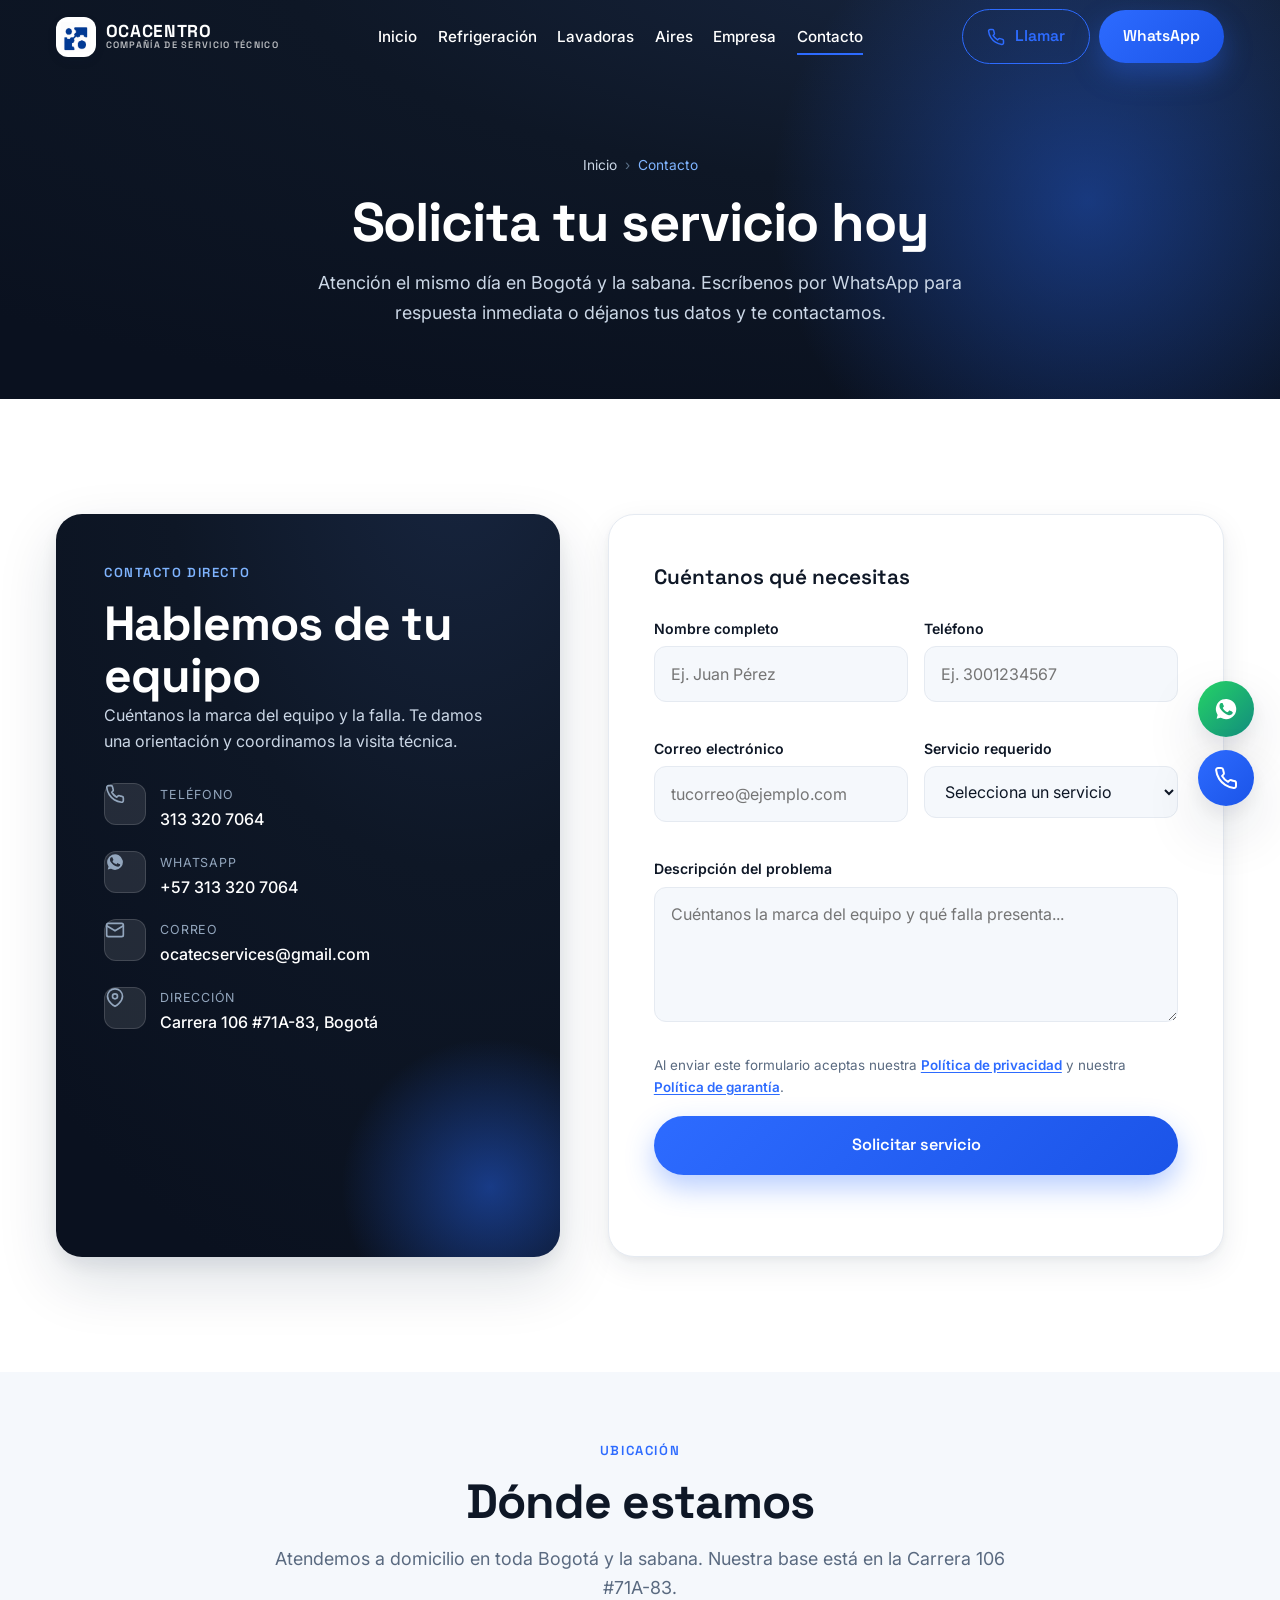
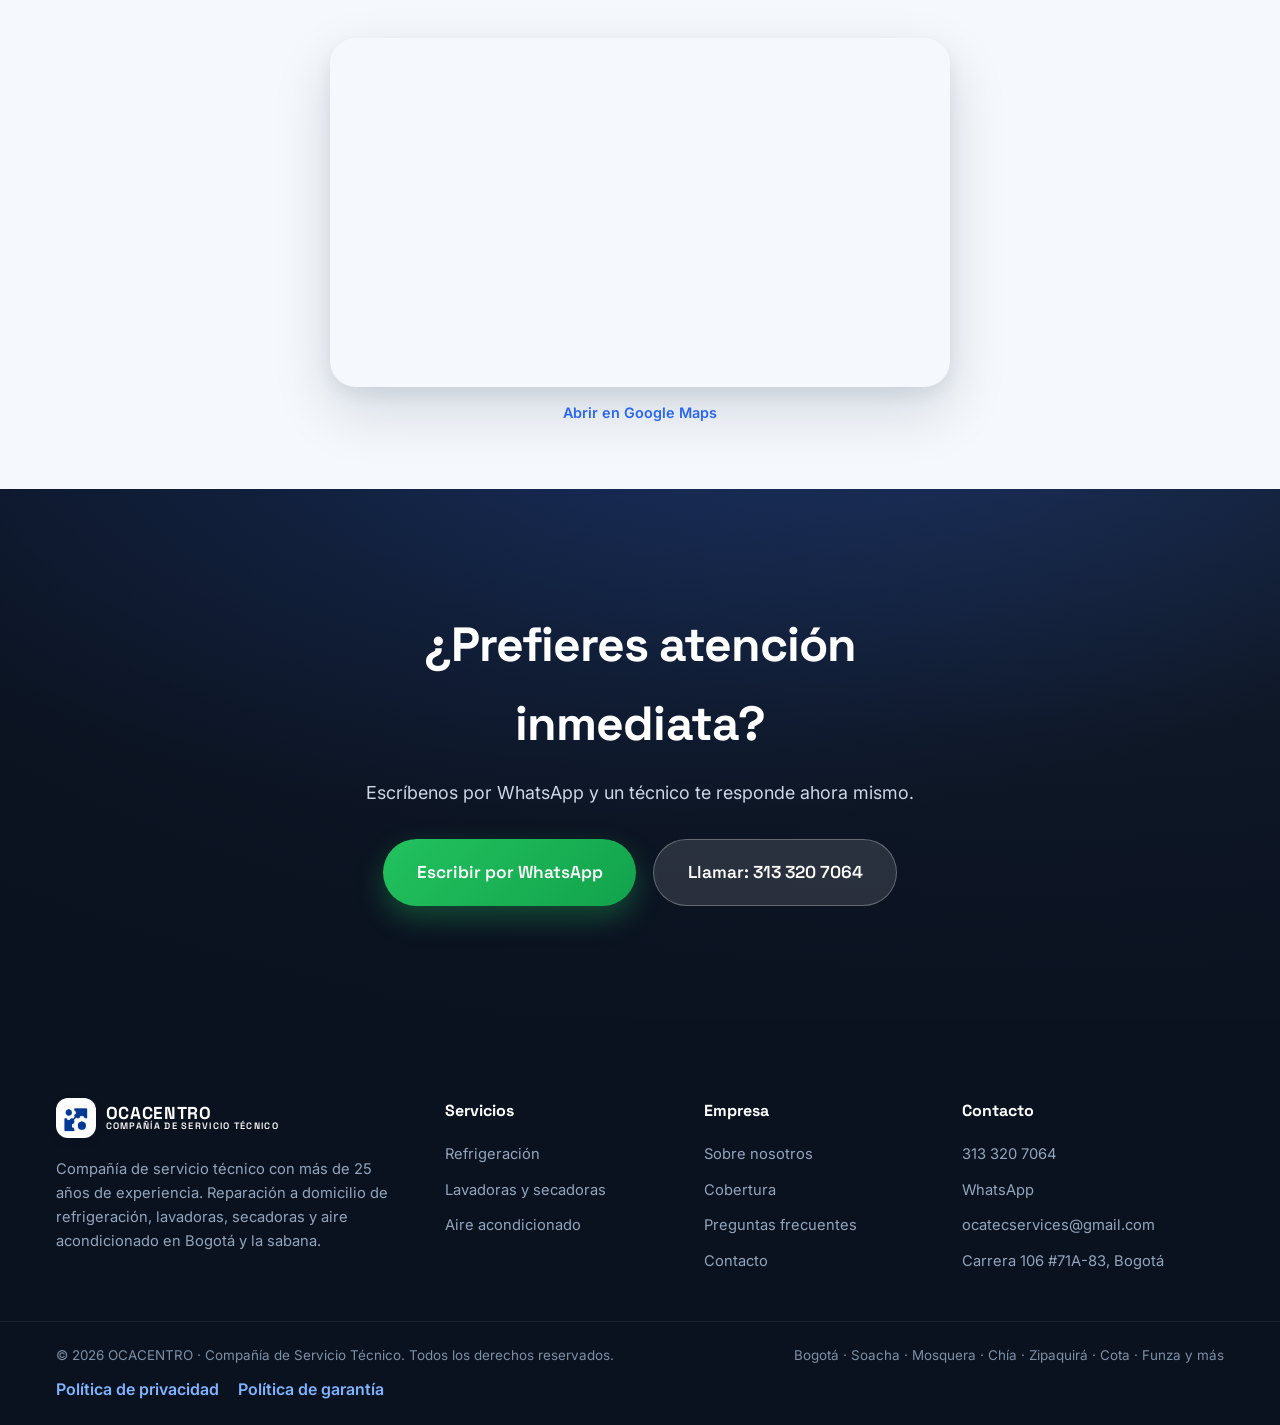
<file: contacto/index.html>
<!doctype html>
<html lang="es">
<head>
  <meta charset="UTF-8" />
  <meta name="viewport" content="width=device-width, initial-scale=1.0" />
  <meta name="theme-color" content="#0E1726" />

  <title>Contacto | OCACENTRO — Servicio Técnico a Domicilio en Bogotá</title>
  <meta name="description" content="Contáctanos para reparación de refrigeración, lavadoras, secadoras y aire acondicionado en Bogotá. WhatsApp +57 313 320 7064, correo ocatecservices@gmail.com. Solicita tu visita técnica a domicilio." />
  <meta name="robots" content="index, follow, max-image-preview:large" />
  <link rel="canonical" href="https://ocacentrosas.com/contacto/" />

  <meta property="og:type" content="website" />
  <meta property="og:locale" content="es_CO" />
  <meta property="og:site_name" content="OCACENTRO — Compañía de Servicio Técnico" />
  <meta property="og:title" content="Contacto | OCACENTRO — Servicio Técnico en Bogotá" />
  <meta property="og:description" content="Solicita tu servicio a domicilio. WhatsApp, llamada o formulario. Atención el mismo día." />
  <meta property="og:url" content="https://ocacentrosas.com/contacto/" />
  <meta property="og:image" content="https://ocacentrosas.com/assets/images/og-image.jpg" />
  <meta name="twitter:card" content="summary_large_image" />

  <link rel="manifest" href="../manifest.json" />
  <link rel="icon" href="../favicon.svg" type="image/svg+xml" />
  <link rel="icon" href="../favicon.ico" sizes="any" />
  <link rel="apple-touch-icon" href="../assets/icons/apple-touch-icon.png" />

  <link rel="preconnect" href="https://fonts.googleapis.com" />
  <link rel="preconnect" href="https://fonts.gstatic.com" crossorigin />
  <link rel="preload" as="style" href="https://fonts.googleapis.com/css2?family=Inter:wght@400;500;600;700&family=Space+Grotesk:wght@500;600;700&display=swap" onload="this.onload=null;this.rel='stylesheet'" />
  <noscript><link rel="stylesheet" href="https://fonts.googleapis.com/css2?family=Inter:wght@400;500;600;700&family=Space+Grotesk:wght@500;600;700&display=swap" /></noscript>

  <style>
    :root{--c-navy:#0E1726;--c-blue:#2D6BFF;--c-blue-600:#1B54E8;--c-green:#22C15E;--c-white:#fff;--c-mist:#F5F8FC;--c-line:#E5EAF1;--c-muted:#5A6A80;--c-text:#0E1726;
      --font-head:'Space Grotesk',system-ui,sans-serif;--font-body:'Inter',system-ui,sans-serif;--nav-h:74px;}
    *,*::before,*::after{box-sizing:border-box;margin:0;padding:0}
    html{scroll-behavior:smooth;scroll-padding-top:calc(var(--nav-h) + 12px)}
    body{font-family:var(--font-body);color:var(--c-text);background:var(--c-white);line-height:1.6;-webkit-font-smoothing:antialiased;overflow-x:hidden}
    img,svg{display:block;max-width:100%}a{color:inherit;text-decoration:none}
    .container{width:100%;max-width:1240px;margin-inline:auto;padding-inline:clamp(1.1rem,4vw,2.25rem)}
    .nav{position:fixed;inset:0 0 auto 0;height:var(--nav-h);z-index:1000;display:flex;align-items:center;transition:background .35s ease,box-shadow .35s ease}
    .nav__inner{display:flex;align-items:center;justify-content:space-between;width:100%;max-width:1240px;margin-inline:auto;padding-inline:clamp(1.1rem,4vw,2.25rem)}
    .page-hero{position:relative;padding-top:calc(var(--nav-h) + clamp(2.5rem,7vw,5rem));padding-bottom:clamp(2.5rem,6vw,4.5rem);background:radial-gradient(120% 120% at 80% -10%,#17253F 0%,#0E1726 48%,#0A111F 100%);color:#fff;text-align:center;overflow:hidden}
  </style>
  <link rel="stylesheet" href="../css/styles.css" />
  <link rel="stylesheet" href="../css/animations.css" />
  <link rel="stylesheet" href="../css/responsive.css" />

  <script type="application/ld+json">
  {"@context":"https://schema.org","@type":"BreadcrumbList","itemListElement":[
    {"@type":"ListItem","position":1,"name":"Inicio","item":"https://ocacentrosas.com/"},
    {"@type":"ListItem","position":2,"name":"Contacto","item":"https://ocacentrosas.com/contacto/"}]}
  </script>
</head>

<body data-page="contacto">
  <div class="scroll-progress" role="progressbar" aria-label="Progreso de lectura" aria-hidden="true"><span class="scroll-progress__bar" id="scrollProgressBar"></span></div>
  <a class="skip-link" href="#contenido">Saltar al contenido principal</a>

  <header>
    <nav class="nav" id="navbar" aria-label="Navegación principal">
      <div class="nav__scrim" id="navScrim" aria-hidden="true"></div>
      <div class="nav__inner">
        <a class="brand" href="../" aria-label="OCACENTRO — inicio">
          <span class="brand__mark" aria-hidden="true"><img src="../assets/images/logo-icon.png" alt="" width="24" height="24" /></span>
          <span class="brand__text"><strong>OCACENTRO</strong>Compañía de Servicio Técnico</span>
        </a>
        <ul class="nav__links" id="navLinks">
          <li><a href="../">Inicio</a></li>
          <li><a href="../refrigeracion/">Refrigeración</a></li>
          <li><a href="../lavadoras/">Lavadoras</a></li>
          <li><a href="../aires-acondicionados/">Aires</a></li>
          <li><a href="../empresa/">Empresa</a></li>
          <li><a href="../contacto/" aria-current="page">Contacto</a></li>
        </ul>
        <div class="nav__cta">
          <a class="btn btn--ghost" href="tel:+573133207064"><svg width="18" height="18" viewBox="0 0 24 24" fill="none" stroke="currentColor" stroke-width="2" stroke-linecap="round" stroke-linejoin="round" aria-hidden="true"><path d="M22 16.92v3a2 2 0 0 1-2.18 2 19.79 19.79 0 0 1-8.63-3.07 19.5 19.5 0 0 1-6-6 19.79 19.79 0 0 1-3.07-8.67A2 2 0 0 1 4.11 2h3a2 2 0 0 1 2 1.72c.13.96.36 1.9.7 2.81a2 2 0 0 1-.45 2.11L8.09 9.91a16 16 0 0 0 6 6l1.27-1.27a2 2 0 0 1 2.11-.45c.9.34 1.85.57 2.81.7A2 2 0 0 1 22 16.92z"/></svg>Llamar</a>
          <a class="btn btn--primary" href="https://wa.me/573133207064?text=Hola,%20necesito%20servicio%20t%C3%A9cnico%20a%20domicilio" target="_blank" rel="noopener">WhatsApp</a>
        </div>
        <button class="nav__toggle" id="navToggle" aria-label="Abrir menú" aria-expanded="false" aria-controls="navLinks"><span></span><span></span><span></span></button>
      </div>
    </nav>
  </header>

  <main id="contenido">
    <section class="page-hero">
      <div class="container page-hero__inner">
        <ol class="breadcrumbs reveal" data-reveal aria-label="Ruta de navegación">
          <li><a href="../">Inicio</a></li>
          <li><a href="../contacto/" aria-current="page">Contacto</a></li>
        </ol>
        <h1 class="reveal" data-reveal data-reveal-delay="60">Solicita tu servicio hoy</h1>
        <p class="reveal" data-reveal data-reveal-delay="120">Atención el mismo día en Bogotá y la sabana. Escríbenos por WhatsApp para respuesta inmediata o déjanos tus datos y te contactamos.</p>
      </div>
    </section>

    <section class="section" aria-labelledby="cont-title">
      <div class="container">
        <div class="contact">
          <aside class="contact__aside reveal" data-reveal>
            <span class="eyebrow eyebrow--light">Contacto directo</span>
            <h2 id="cont-title" class="section__title section__title--light">Hablemos de tu equipo</h2>
            <p class="contact__lead">Cuéntanos la marca del equipo y la falla. Te damos una orientación y coordinamos la visita técnica.</p>
            <ul class="contact__list">
              <li>
                <span class="contact__ic" aria-hidden="true"><svg width="20" height="20" viewBox="0 0 24 24" fill="none" stroke="currentColor" stroke-width="2" stroke-linecap="round" stroke-linejoin="round"><path d="M22 16.92v3a2 2 0 0 1-2.18 2 19.79 19.79 0 0 1-8.63-3.07 19.5 19.5 0 0 1-6-6 19.79 19.79 0 0 1-3.07-8.67A2 2 0 0 1 4.11 2h3a2 2 0 0 1 2 1.72c.13.96.36 1.9.7 2.81a2 2 0 0 1-.45 2.11L8.09 9.91a16 16 0 0 0 6 6l1.27-1.27a2 2 0 0 1 2.11-.45c.9.34 1.85.57 2.81.7A2 2 0 0 1 22 16.92z"/></svg></span>
                <div><span>Teléfono</span><a href="tel:+573133207064">313 320 7064</a></div>
              </li>
              <li>
                <span class="contact__ic" aria-hidden="true"><svg width="20" height="20" viewBox="0 0 24 24" fill="currentColor"><path d="M17.47 14.38c-.3-.15-1.76-.87-2.03-.97-.27-.1-.47-.15-.67.15-.2.3-.77.97-.94 1.17-.17.2-.35.22-.65.07-.3-.15-1.26-.46-2.4-1.48-.89-.79-1.49-1.77-1.66-2.07-.17-.3-.02-.46.13-.61.13-.13.3-.35.45-.52.15-.17.2-.3.3-.5.1-.2.05-.37-.02-.52-.07-.15-.67-1.62-.92-2.22-.24-.58-.49-.5-.67-.51h-.57c-.2 0-.52.07-.8.37-.27.3-1.05 1.02-1.05 2.5 0 1.47 1.08 2.9 1.23 3.1.15.2 2.12 3.24 5.14 4.54.72.31 1.28.5 1.71.63.72.23 1.38.2 1.9.12.58-.09 1.76-.72 2.01-1.42.25-.7.25-1.29.17-1.42-.07-.13-.27-.2-.57-.35zM12.04 21.5a9.4 9.4 0 0 1-4.81-1.32l-.34-.2-3.57.94.95-3.48-.22-.36A9.42 9.42 0 1 1 12.04 21.5z"/></svg></span>
                <div><span>WhatsApp</span><a href="https://wa.me/573133207064" target="_blank" rel="noopener">+57 313 320 7064</a></div>
              </li>
              <li>
                <span class="contact__ic" aria-hidden="true"><svg width="20" height="20" viewBox="0 0 24 24" fill="none" stroke="currentColor" stroke-width="2" stroke-linecap="round" stroke-linejoin="round"><rect x="2" y="4" width="20" height="16" rx="2"/><path d="m22 7-10 6L2 7"/></svg></span>
                <div><span>Correo</span><a href="mailto:ocatecservices@gmail.com">ocatecservices@gmail.com</a></div>
              </li>
              <li>
                <span class="contact__ic" aria-hidden="true"><svg width="20" height="20" viewBox="0 0 24 24" fill="none" stroke="currentColor" stroke-width="2" stroke-linecap="round" stroke-linejoin="round"><path d="M21 10c0 7-9 12-9 12s-9-5-9-12a9 9 0 0 1 18 0z"/><circle cx="12" cy="10" r="3"/></svg></span>
                <div><span>Dirección</span><a href="https://www.google.com/maps/search/?api=1&query=Carrera+106+%2371A-83+Bogota" target="_blank" rel="noopener">Carrera 106 #71A-83, Bogotá</a></div>
              </li>
            </ul>
          </aside>

          <div class="contact__form-wrap reveal" data-reveal data-reveal-delay="120">
            <!--
              ENVÍO REAL: HTML/CSS/JS puro no envía correos por sí solo.
              La lógica (validación, sanitización, honeypot) está en js/form.js.
              Conecta Formspree / EmailJS / API propia siguiendo los comentarios de ese archivo.
            -->
            <form class="form" id="contactForm" action="#" method="POST" novalidate>
              <h2 class="form__title">Cuéntanos qué necesitas</h2>
              <div class="form__row">
                <div class="field">
                  <label for="nombre">Nombre completo</label>
                  <input type="text" id="nombre" name="nombre" autocomplete="name" required minlength="3" maxlength="60" placeholder="Ej. Juan Pérez" />
                  <small class="field__error" data-error-for="nombre"></small>
                </div>
                <div class="field">
                  <label for="telefono">Teléfono</label>
                  <input type="tel" id="telefono" name="telefono" autocomplete="tel" required inputmode="numeric" pattern="[0-9+\s-]{7,15}" placeholder="Ej. 3001234567" />
                  <small class="field__error" data-error-for="telefono"></small>
                </div>
              </div>
              <div class="form__row">
                <div class="field">
                  <label for="correo">Correo electrónico</label>
                  <input type="email" id="correo" name="correo" autocomplete="email" required maxlength="80" placeholder="tucorreo@ejemplo.com" />
                  <small class="field__error" data-error-for="correo"></small>
                </div>
                <div class="field">
                  <label for="servicio">Servicio requerido</label>
                  <select id="servicio" name="servicio" required>
                    <option value="" disabled selected>Selecciona un servicio</option>
                    <optgroup label="Refrigeración">
                      <option>Nevecón</option>
                      <option>Nevera</option>
                      <option>Congelador</option>
                      <option>Refrigerador</option>
                    </optgroup>
                    <optgroup label="Lavado">
                      <option>Lavadora</option>
                      <option>Secadora</option>
                      <option>Centro de lavado</option>
                    </optgroup>
                    <optgroup label="Climatización">
                      <option>Aire acondicionado</option>
                    </optgroup>
                    <option>Otro</option>
                  </select>
                  <small class="field__error" data-error-for="servicio"></small>
                </div>
              </div>
              <div class="field">
                <label for="descripcion">Descripción del problema</label>
                <textarea id="descripcion" name="descripcion" rows="4" required minlength="10" maxlength="600" placeholder="Cuéntanos la marca del equipo y qué falla presenta..."></textarea>
                <small class="field__error" data-error-for="descripcion"></small>
              </div>
              <div class="hp" aria-hidden="true">
                <label for="website">No completar este campo</label>
                <input type="text" id="website" name="website" tabindex="-1" autocomplete="off" />
              </div>
              <p class="form__consent">Al enviar este formulario aceptas nuestra <a href="../politica-de-privacidad/">Política de privacidad</a> y nuestra <a href="../politica-de-garantia/">Política de garantía</a>.</p>
              <button type="submit" class="btn btn--primary btn--lg btn--block ripple" id="submitBtn">
                <span class="btn__label">Solicitar servicio</span>
                <span class="btn__spinner" aria-hidden="true"></span>
              </button>
              <p class="form__status" id="formStatus" role="status" aria-live="polite"></p>
            </form>
          </div>
        </div>
      </div>
    </section>

    <!-- MAPA -->
    <section class="section section--tight section--mist" id="ubicacion" aria-labelledby="map-title">
      <div class="container">
        <header class="section__head reveal" data-reveal>
          <span class="eyebrow">Ubicación</span>
          <h2 id="map-title" class="section__title">Dónde estamos</h2>
          <p class="section__lead">Atendemos a domicilio en toda Bogotá y la sabana. Nuestra base está en la Carrera 106 #71A-83.</p>
        </header>
        <div class="map-wrap reveal" data-reveal data-reveal-delay="80">
          <div class="map-embed">
            <iframe
              src="https://www.google.com/maps?q=Carrera+106+%2371A-83,+Bogota&output=embed"
              title="Mapa de ubicación — Carrera 106 #71A-83, Bogotá"
              loading="lazy"
              referrerpolicy="no-referrer-when-downgrade"
              allowfullscreen></iframe>
          </div>
          <a class="map-embed__link" href="https://www.google.com/maps/search/?api=1&query=Carrera+106+%2371A-83+Bogota" target="_blank" rel="noopener">Abrir en Google Maps</a>
        </div>
      </div>
    </section>

    <!-- CTA BAND -->
    <section class="section cta-band" aria-labelledby="cta-title">
      <div class="container cta-band__inner reveal" data-reveal>
        <h2 id="cta-title">¿Prefieres atención inmediata?</h2>
        <p>Escríbenos por WhatsApp y un técnico te responde ahora mismo.</p>
        <div class="cta-band__actions">
          <a class="btn btn--wa btn--xl ripple" href="https://wa.me/573133207064?text=Hola,%20necesito%20servicio%20t%C3%A9cnico%20a%20domicilio" target="_blank" rel="noopener">Escribir por WhatsApp</a>
          <a class="btn btn--light btn--xl ripple" href="tel:+573133207064">Llamar: 313 320 7064</a>
        </div>
      </div>
    </section>
  </main>

  <footer class="footer">
    <div class="container footer__grid">
      <div class="footer__brand">
        <a class="brand brand--footer" href="../"><span class="brand__mark" aria-hidden="true"><img src="../assets/images/logo-icon.png" alt="" width="22" height="22" /></span><span class="brand__text"><strong>OCACENTRO</strong>Compañía de Servicio Técnico</span></a>
        <p class="footer__desc">Compañía de servicio técnico con más de 25 años de experiencia. Reparación a domicilio de refrigeración, lavadoras, secadoras y aire acondicionado en Bogotá y la sabana.</p>
      </div>
      <nav class="footer__col" aria-label="Servicios">
        <h4>Servicios</h4>
        <ul>
          <li><a href="../refrigeracion/">Refrigeración</a></li>
          <li><a href="../lavadoras/">Lavadoras y secadoras</a></li>
          <li><a href="../aires-acondicionados/">Aire acondicionado</a></li>
        </ul>
      </nav>
      <nav class="footer__col" aria-label="Empresa">
        <h4>Empresa</h4>
        <ul>
          <li><a href="../empresa/">Sobre nosotros</a></li>
          <li><a href="../empresa/#cobertura">Cobertura</a></li>
          <li><a href="../empresa/#faq">Preguntas frecuentes</a></li>
          <li><a href="../contacto/">Contacto</a></li>
        </ul>
      </nav>
      <div class="footer__col">
        <h4>Contacto</h4>
        <ul>
          <li><a href="tel:+573133207064">313 320 7064</a></li>
          <li><a href="https://wa.me/573133207064" target="_blank" rel="noopener">WhatsApp</a></li>
          <li><a href="mailto:ocatecservices@gmail.com">ocatecservices@gmail.com</a></li>
          <li>Carrera 106 #71A-83, Bogotá</li>
        </ul>
      </div>
    </div>
    <div class="footer__bottom">
      <div class="container footer__bottom-inner">
        <p>© <span id="year">2025</span> OCACENTRO · Compañía de Servicio Técnico. Todos los derechos reservados.</p>
        <p>Bogotá · Soacha · Mosquera · Chía · Zipaquirá · Cota · Funza y más</p>
        <nav class="footer__legal" aria-label="Legal">
          <a href="../politica-de-privacidad/">Política de privacidad</a>
          <a href="../politica-de-garantia/">Política de garantía</a>
        </nav>
      </div>
    </div>
  </footer>

  <div class="floating-actions" aria-label="Acciones rápidas">
    <a class="fab fab--wa" href="https://wa.me/573133207064?text=Hola,%20necesito%20servicio%20t%C3%A9cnico%20a%20domicilio" target="_blank" rel="noopener" aria-label="Escribir por WhatsApp"><svg width="26" height="26" viewBox="0 0 24 24" fill="currentColor" aria-hidden="true"><path d="M17.47 14.38c-.3-.15-1.76-.87-2.03-.97-.27-.1-.47-.15-.67.15-.2.3-.77.97-.94 1.17-.17.2-.35.22-.65.07-.3-.15-1.26-.46-2.4-1.48-.89-.79-1.49-1.77-1.66-2.07-.17-.3-.02-.46.13-.61.13-.13.3-.35.45-.52.15-.17.2-.3.3-.5.1-.2.05-.37-.02-.52-.07-.15-.67-1.62-.92-2.22-.24-.58-.49-.5-.67-.51h-.57c-.2 0-.52.07-.8.37-.27.3-1.05 1.02-1.05 2.5 0 1.47 1.08 2.9 1.23 3.1.15.2 2.12 3.24 5.14 4.54.72.31 1.28.5 1.71.63.72.23 1.38.2 1.9.12.58-.09 1.76-.72 2.01-1.42.25-.7.25-1.29.17-1.42-.07-.13-.27-.2-.57-.35zM12.04 21.5a9.4 9.4 0 0 1-4.81-1.32l-.34-.2-3.57.94.95-3.48-.22-.36A9.42 9.42 0 1 1 12.04 21.5z"/></svg></a>
    <a class="fab fab--call" href="tel:+573133207064" aria-label="Llamar ahora"><svg width="24" height="24" viewBox="0 0 24 24" fill="none" stroke="currentColor" stroke-width="2" stroke-linecap="round" stroke-linejoin="round" aria-hidden="true"><path d="M22 16.92v3a2 2 0 0 1-2.18 2 19.79 19.79 0 0 1-8.63-3.07 19.5 19.5 0 0 1-6-6 19.79 19.79 0 0 1-3.07-8.67A2 2 0 0 1 4.11 2h3a2 2 0 0 1 2 1.72c.13.96.36 1.9.7 2.81a2 2 0 0 1-.45 2.11L8.09 9.91a16 16 0 0 0 6 6l1.27-1.27a2 2 0 0 1 2.11-.45c.9.34 1.85.57 2.81.7A2 2 0 0 1 22 16.92z"/></svg></a>
    <button class="fab fab--top" id="backToTop" aria-label="Volver arriba"><svg width="24" height="24" viewBox="0 0 24 24" fill="none" stroke="currentColor" stroke-width="2" stroke-linecap="round" stroke-linejoin="round" aria-hidden="true"><path d="M12 19V5M5 12l7-7 7 7"/></svg></button>
  </div>

  <script src="../js/main.js" defer></script>
  <script src="../js/animations.js" defer></script>
  <script src="../js/ui.js" defer></script>
  <script src="../js/form.js" defer></script>
</body>
</html>
</file>
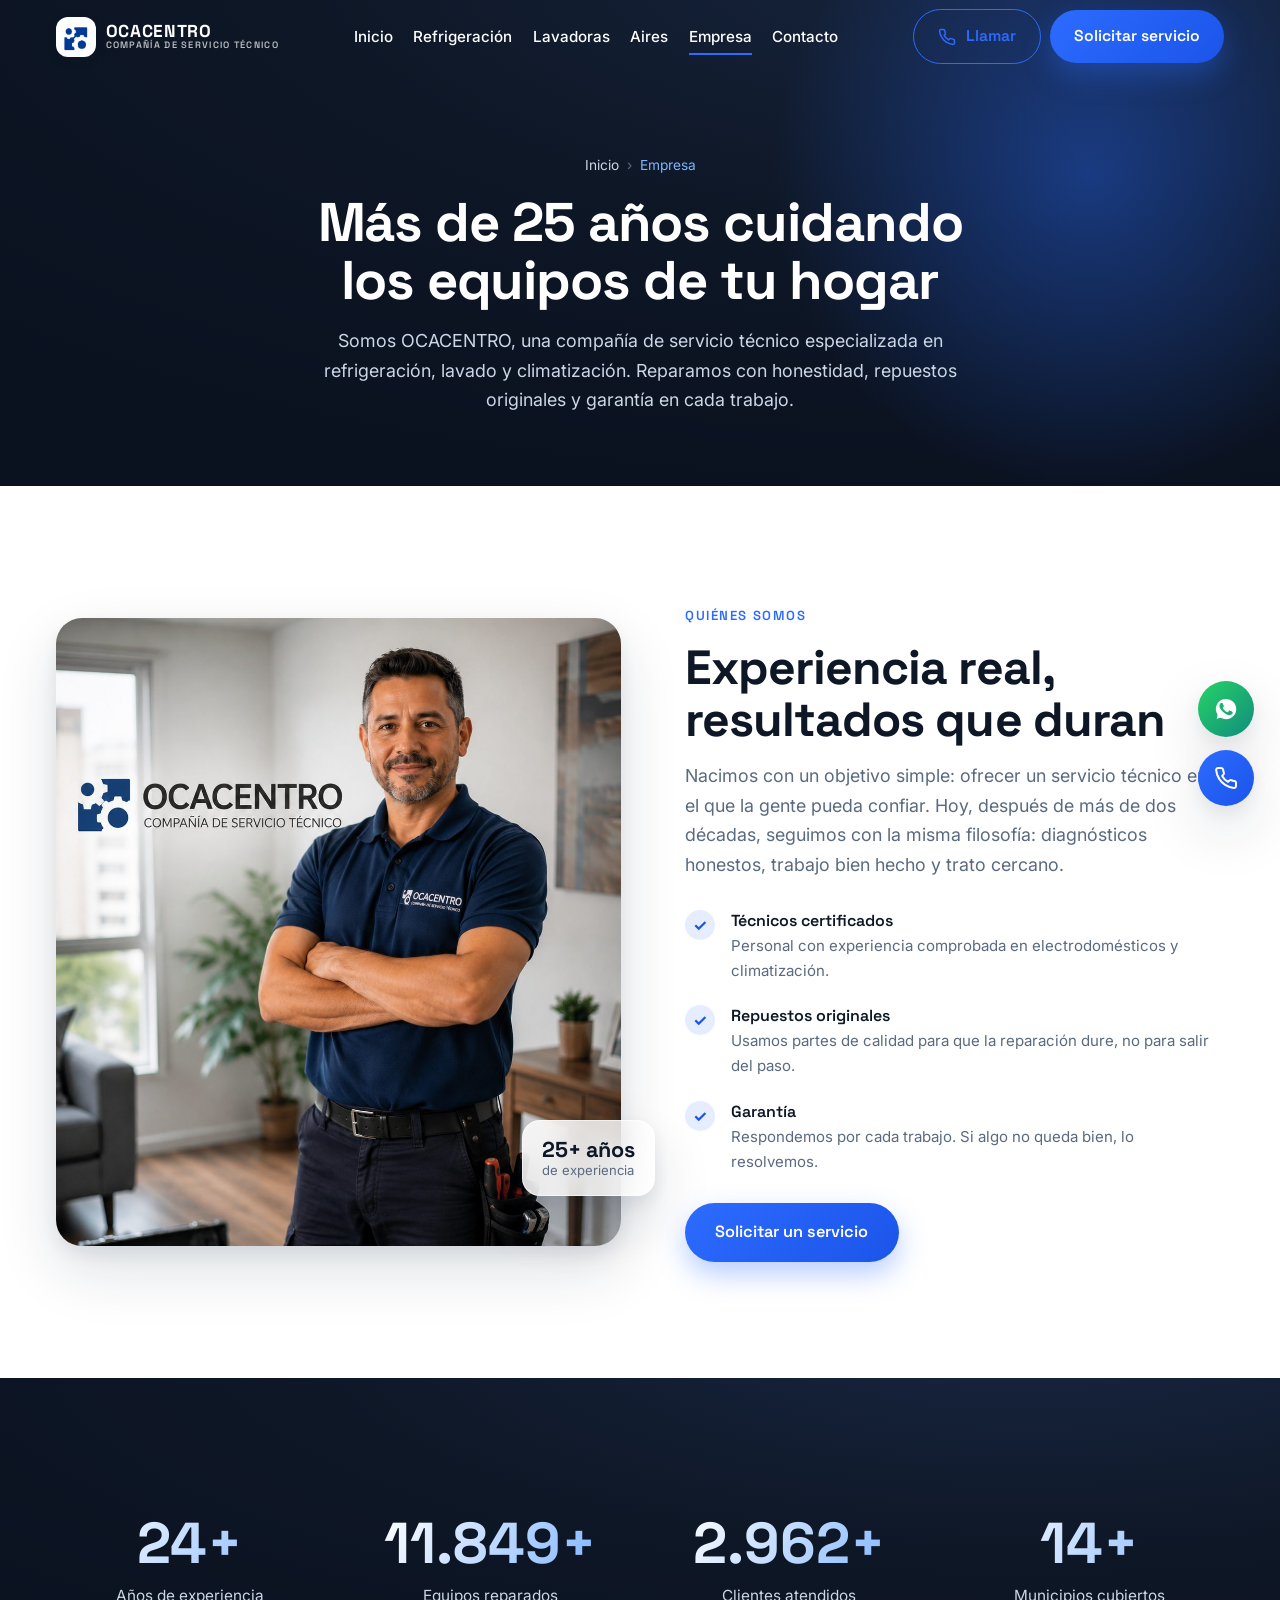
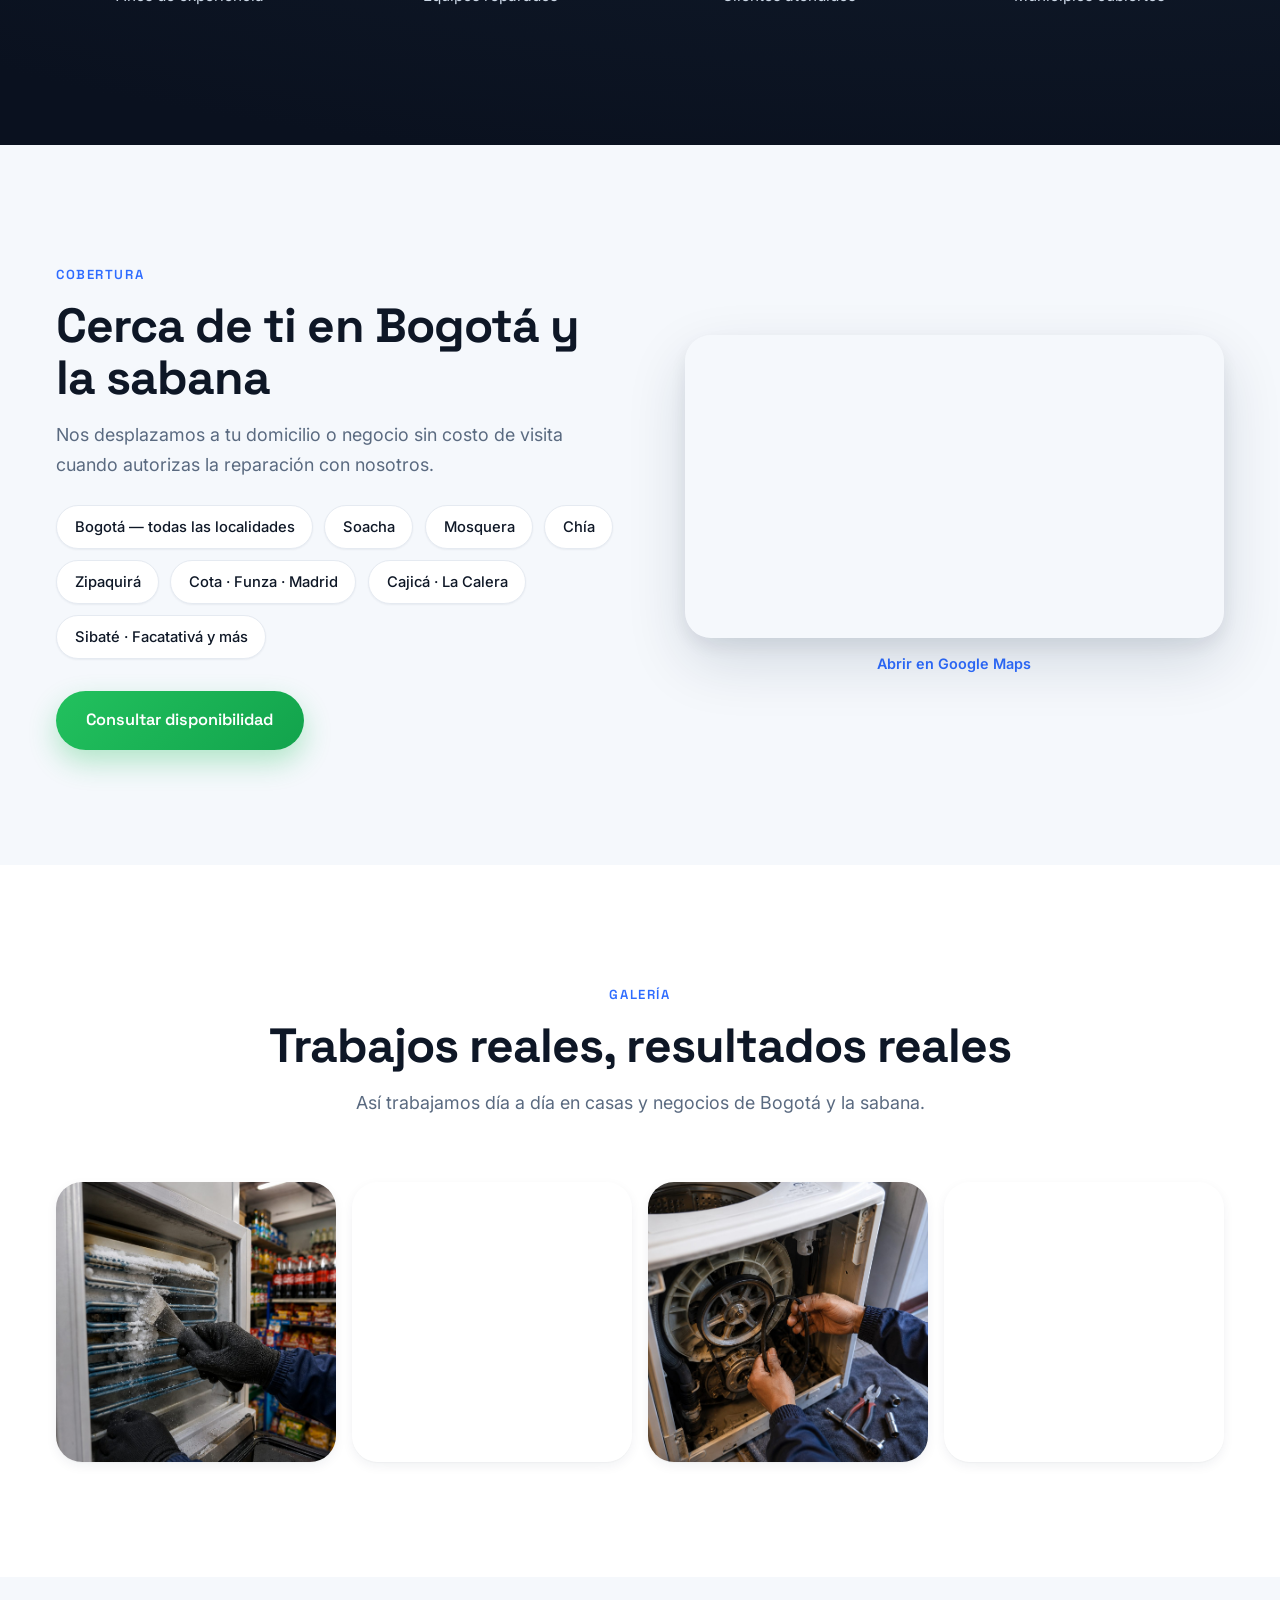
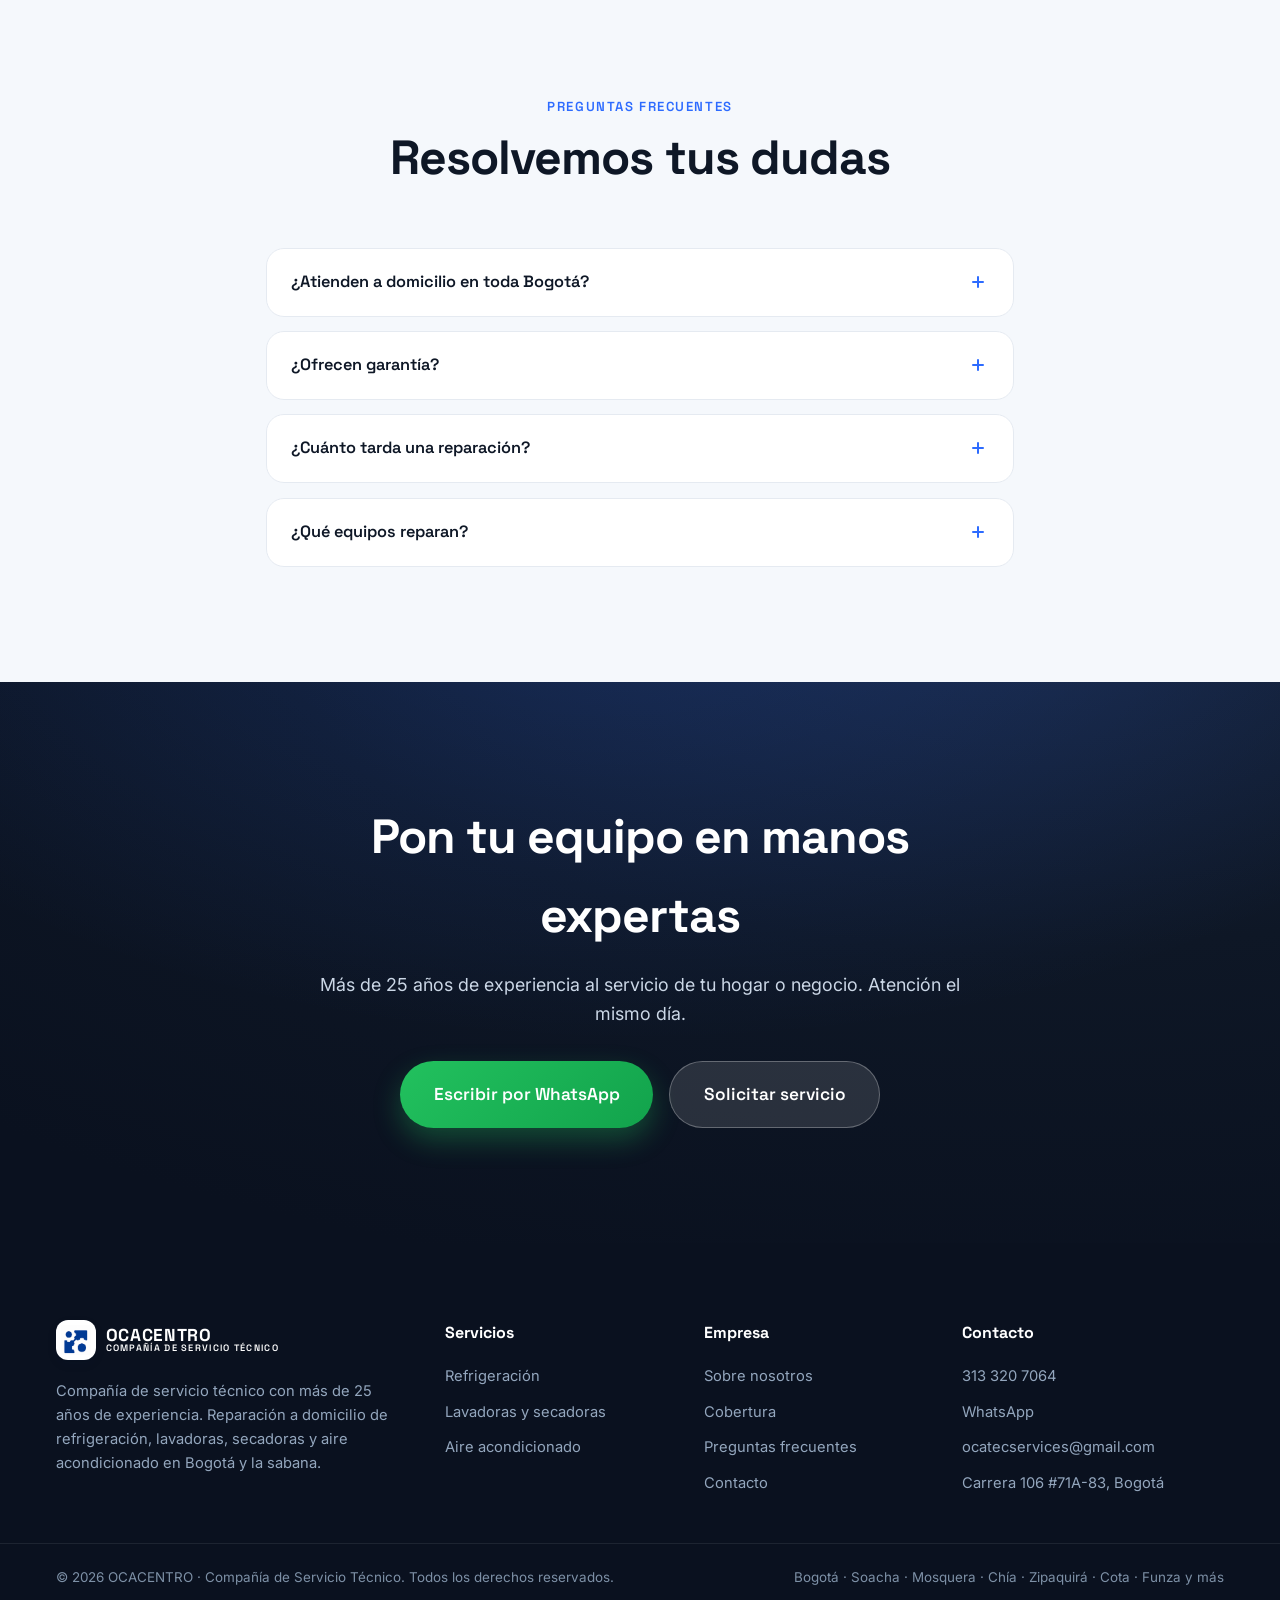
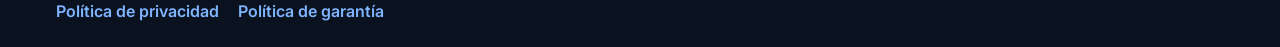
<file: empresa/index.html>
<!doctype html>
<html lang="es">
<head>
  <meta charset="UTF-8" />
  <meta name="viewport" content="width=device-width, initial-scale=1.0" />
  <meta name="theme-color" content="#0E1726" />

  <title>Sobre Nosotros | OCACENTRO — Servicio Técnico en Bogotá (25+ años)</title>
  <meta name="description" content="OCACENTRO, compañía de servicio técnico con más de 25 años de experiencia en Bogotá. Reparación a domicilio de refrigeración, lavadoras, secadoras y aire acondicionado. Conoce nuestra cobertura y por qué miles de hogares y negocios confían en nosotros." />
  <meta name="robots" content="index, follow, max-image-preview:large" />
  <link rel="canonical" href="https://ocacentrosas.com/empresa/" />

  <meta property="og:type" content="website" />
  <meta property="og:locale" content="es_CO" />
  <meta property="og:site_name" content="OCACENTRO — Compañía de Servicio Técnico" />
  <meta property="og:title" content="Sobre Nosotros | OCACENTRO — Servicio Técnico en Bogotá" />
  <meta property="og:description" content="Más de 25 años de experiencia. Técnicos certificados, garantía en cada reparación y cobertura en Bogotá y la sabana." />
  <meta property="og:url" content="https://ocacentrosas.com/empresa/" />
  <meta property="og:image" content="https://ocacentrosas.com/assets/images/og-image.jpg" />
  <meta name="twitter:card" content="summary_large_image" />

  <link rel="manifest" href="../manifest.json" />
  <link rel="icon" href="../favicon.svg" type="image/svg+xml" />
  <link rel="icon" href="../favicon.ico" sizes="any" />
  <link rel="apple-touch-icon" href="../assets/icons/apple-touch-icon.png" />

  <link rel="preconnect" href="https://fonts.googleapis.com" />
  <link rel="preconnect" href="https://fonts.gstatic.com" crossorigin />
  <link rel="preload" as="style" href="https://fonts.googleapis.com/css2?family=Inter:wght@400;500;600;700&family=Space+Grotesk:wght@500;600;700&display=swap" onload="this.onload=null;this.rel='stylesheet'" />
  <noscript><link rel="stylesheet" href="https://fonts.googleapis.com/css2?family=Inter:wght@400;500;600;700&family=Space+Grotesk:wght@500;600;700&display=swap" /></noscript>

  <style>
    :root{--c-navy:#0E1726;--c-blue:#2D6BFF;--c-blue-600:#1B54E8;--c-green:#22C15E;--c-white:#fff;--c-mist:#F5F8FC;--c-line:#E5EAF1;--c-muted:#5A6A80;--c-text:#0E1726;
      --font-head:'Space Grotesk',system-ui,sans-serif;--font-body:'Inter',system-ui,sans-serif;--nav-h:74px;}
    *,*::before,*::after{box-sizing:border-box;margin:0;padding:0}
    html{scroll-behavior:smooth;scroll-padding-top:calc(var(--nav-h) + 12px)}
    body{font-family:var(--font-body);color:var(--c-text);background:var(--c-white);line-height:1.6;-webkit-font-smoothing:antialiased;overflow-x:hidden}
    img,svg{display:block;max-width:100%}a{color:inherit;text-decoration:none}
    .container{width:100%;max-width:1240px;margin-inline:auto;padding-inline:clamp(1.1rem,4vw,2.25rem)}
    .nav{position:fixed;inset:0 0 auto 0;height:var(--nav-h);z-index:1000;display:flex;align-items:center;transition:background .35s ease,box-shadow .35s ease}
    .nav__inner{display:flex;align-items:center;justify-content:space-between;width:100%;max-width:1240px;margin-inline:auto;padding-inline:clamp(1.1rem,4vw,2.25rem)}
    .page-hero{position:relative;padding-top:calc(var(--nav-h) + clamp(2.5rem,7vw,5rem));padding-bottom:clamp(2.5rem,6vw,4.5rem);background:radial-gradient(120% 120% at 80% -10%,#17253F 0%,#0E1726 48%,#0A111F 100%);color:#fff;text-align:center;overflow:hidden}
  </style>
  <link rel="stylesheet" href="../css/styles.css" />
  <link rel="stylesheet" href="../css/animations.css" />
  <link rel="stylesheet" href="../css/responsive.css" />

  <script type="application/ld+json">
  {"@context":"https://schema.org","@type":"BreadcrumbList","itemListElement":[
    {"@type":"ListItem","position":1,"name":"Inicio","item":"https://ocacentrosas.com/"},
    {"@type":"ListItem","position":2,"name":"Empresa","item":"https://ocacentrosas.com/empresa/"}]}
  </script>
  <script type="application/ld+json">
  {"@context":"https://schema.org","@type":"FAQPage","mainEntity":[
    {"@type":"Question","name":"¿Atienden a domicilio en toda Bogotá?","acceptedAnswer":{"@type":"Answer","text":"Sí. Cubrimos todas las localidades de Bogotá y municipios como Soacha, Mosquera, Chía, Zipaquirá, Cota, Funza, Madrid, Cajicá y La Calera. El técnico se desplaza hasta tu domicilio o empresa."}},
    {"@type":"Question","name":"¿Ofrecen garantía?","acceptedAnswer":{"@type":"Answer","text":"Sí. Toda reparación cuenta con garantía sobre el trabajo realizado y los repuestos instalados."}},
    {"@type":"Question","name":"¿Cuánto tarda una reparación?","acceptedAnswer":{"@type":"Answer","text":"La mayoría de reparaciones se resuelven el mismo día. Cuando se requiere un repuesto especial, coordinamos la entrega en el menor tiempo posible."}},
    {"@type":"Question","name":"¿Qué equipos reparan?","acceptedAnswer":{"@type":"Answer","text":"Refrigeración (nevecones, neveras, congeladores, refrigeradores), lavadoras, secadoras, centros de lavado y aire acondicionado, en el sector doméstico, comercial e industrial."}}
  ]}
  </script>
</head>

<body data-page="empresa">
  <div class="scroll-progress" role="progressbar" aria-label="Progreso de lectura" aria-hidden="true"><span class="scroll-progress__bar" id="scrollProgressBar"></span></div>
  <a class="skip-link" href="#contenido">Saltar al contenido principal</a>

  <header>
    <nav class="nav" id="navbar" aria-label="Navegación principal">
      <div class="nav__scrim" id="navScrim" aria-hidden="true"></div>
      <div class="nav__inner">
        <a class="brand" href="../" aria-label="OCACENTRO — inicio">
          <span class="brand__mark" aria-hidden="true"><img src="../assets/images/logo-icon.png" alt="" width="24" height="24" /></span>
          <span class="brand__text"><strong>OCACENTRO</strong>Compañía de Servicio Técnico</span>
        </a>
        <ul class="nav__links" id="navLinks">
          <li><a href="../">Inicio</a></li>
          <li><a href="../refrigeracion/">Refrigeración</a></li>
          <li><a href="../lavadoras/">Lavadoras</a></li>
          <li><a href="../aires-acondicionados/">Aires</a></li>
          <li><a href="../empresa/" aria-current="page">Empresa</a></li>
          <li><a href="../contacto/">Contacto</a></li>
        </ul>
        <div class="nav__cta">
          <a class="btn btn--ghost" href="tel:+573133207064"><svg width="18" height="18" viewBox="0 0 24 24" fill="none" stroke="currentColor" stroke-width="2" stroke-linecap="round" stroke-linejoin="round" aria-hidden="true"><path d="M22 16.92v3a2 2 0 0 1-2.18 2 19.79 19.79 0 0 1-8.63-3.07 19.5 19.5 0 0 1-6-6 19.79 19.79 0 0 1-3.07-8.67A2 2 0 0 1 4.11 2h3a2 2 0 0 1 2 1.72c.13.96.36 1.9.7 2.81a2 2 0 0 1-.45 2.11L8.09 9.91a16 16 0 0 0 6 6l1.27-1.27a2 2 0 0 1 2.11-.45c.9.34 1.85.57 2.81.7A2 2 0 0 1 22 16.92z"/></svg>Llamar</a>
          <a class="btn btn--primary" href="../contacto/">Solicitar servicio</a>
        </div>
        <button class="nav__toggle" id="navToggle" aria-label="Abrir menú" aria-expanded="false" aria-controls="navLinks"><span></span><span></span><span></span></button>
      </div>
    </nav>
  </header>

  <main id="contenido">
    <section class="page-hero">
      <div class="container page-hero__inner">
        <ol class="breadcrumbs reveal" data-reveal aria-label="Ruta de navegación">
          <li><a href="../">Inicio</a></li>
          <li><a href="../empresa/" aria-current="page">Empresa</a></li>
        </ol>
        <h1 class="reveal" data-reveal data-reveal-delay="60">Más de 25 años cuidando los equipos de tu hogar</h1>
        <p class="reveal" data-reveal data-reveal-delay="120">Somos OCACENTRO, una compañía de servicio técnico especializada en refrigeración, lavado y climatización. Reparamos con honestidad, repuestos originales y garantía en cada trabajo.</p>
      </div>
    </section>

    <!-- SOBRE NOSOTROS -->
    <section class="section" aria-labelledby="about-title">
      <div class="container split">
        <div class="split__media reveal" data-reveal>
          <img src="../assets/images/tecnico.jpg" alt="Técnico certificado de OCACENTRO trabajando a domicilio" width="1086" height="1449" loading="lazy" decoding="async" class="split__img" />
          <div class="floating-card floating-card--br" aria-hidden="true"><strong>25+ años</strong><span>de experiencia</span></div>
        </div>
        <div class="split__content">
          <span class="eyebrow reveal" data-reveal>Quiénes somos</span>
          <h2 id="about-title" class="section__title reveal" data-reveal data-reveal-delay="60">Experiencia real, resultados que duran</h2>
          <p class="section__lead reveal" data-reveal data-reveal-delay="120">Nacimos con un objetivo simple: ofrecer un servicio técnico en el que la gente pueda confiar. Hoy, después de más de dos décadas, seguimos con la misma filosofía: diagnósticos honestos, trabajo bien hecho y trato cercano.</p>
          <ul class="feature-list">
            <li class="reveal" data-reveal data-reveal-delay="160"><span class="feature-list__ic" aria-hidden="true">✓</span><div><strong>Técnicos certificados</strong><p>Personal con experiencia comprobada en electrodomésticos y climatización.</p></div></li>
            <li class="reveal" data-reveal data-reveal-delay="220"><span class="feature-list__ic" aria-hidden="true">✓</span><div><strong>Repuestos originales</strong><p>Usamos partes de calidad para que la reparación dure, no para salir del paso.</p></div></li>
            <li class="reveal" data-reveal data-reveal-delay="280"><span class="feature-list__ic" aria-hidden="true">✓</span><div><strong>Garantía</strong><p>Respondemos por cada trabajo. Si algo no queda bien, lo resolvemos.</p></div></li>
          </ul>
          <a class="btn btn--primary btn--lg ripple reveal" data-reveal data-reveal-delay="340" href="../contacto/">Solicitar un servicio</a>
        </div>
      </div>
    </section>

    <!-- ESTADÍSTICAS -->
    <section class="section stats" aria-labelledby="stats-title">
      <div class="container">
        <h2 id="stats-title" class="sr-only">Resultados en cifras</h2>
        <div class="stats__grid">
          <div class="stat reveal" data-reveal><span class="stat__num" data-counter="25" data-suffix="+">0</span><span class="stat__label">Años de experiencia</span></div>
          <div class="stat reveal" data-reveal data-reveal-delay="80"><span class="stat__num" data-counter="12000" data-suffix="+">0</span><span class="stat__label">Equipos reparados</span></div>
          <div class="stat reveal" data-reveal data-reveal-delay="160"><span class="stat__num" data-counter="3000" data-suffix="+">0</span><span class="stat__label">Clientes atendidos</span></div>
          <div class="stat reveal" data-reveal data-reveal-delay="240"><span class="stat__num" data-counter="15" data-suffix="+">0</span><span class="stat__label">Municipios cubiertos</span></div>
        </div>
      </div>
    </section>

    <!-- COBERTURA -->
    <section class="section section--mist" id="cobertura" aria-labelledby="cov-title">
      <div class="container split split--reverse">
        <div class="split__content">
          <span class="eyebrow reveal" data-reveal>Cobertura</span>
          <h2 id="cov-title" class="section__title reveal" data-reveal data-reveal-delay="60">Cerca de ti en Bogotá y la sabana</h2>
          <p class="section__lead reveal" data-reveal data-reveal-delay="120">Nos desplazamos a tu domicilio o negocio sin costo de visita cuando autorizas la reparación con nosotros.</p>
          <ul class="chips" aria-label="Zonas cubiertas">
            <li class="chip reveal" data-reveal data-reveal-delay="150">Bogotá — todas las localidades</li>
            <li class="chip reveal" data-reveal data-reveal-delay="180">Soacha</li>
            <li class="chip reveal" data-reveal data-reveal-delay="210">Mosquera</li>
            <li class="chip reveal" data-reveal data-reveal-delay="240">Chía</li>
            <li class="chip reveal" data-reveal data-reveal-delay="270">Zipaquirá</li>
            <li class="chip reveal" data-reveal data-reveal-delay="300">Cota · Funza · Madrid</li>
            <li class="chip reveal" data-reveal data-reveal-delay="330">Cajicá · La Calera</li>
            <li class="chip reveal" data-reveal data-reveal-delay="360">Sibaté · Facatativá y más</li>
          </ul>
          <a class="btn btn--wa btn--lg ripple reveal" data-reveal data-reveal-delay="400" href="https://wa.me/573133207064" target="_blank" rel="noopener">Consultar disponibilidad</a>
        </div>
        <div class="split__media reveal" data-reveal data-reveal-delay="120">
          <div class="map-embed">
            <iframe
              src="https://www.google.com/maps?q=Carrera+106+%2371A-83,+Bogota&output=embed"
              title="Mapa de cobertura de Bogotá y municipios de la sabana"
              loading="lazy"
              referrerpolicy="no-referrer-when-downgrade"
              allowfullscreen></iframe>
          </div>
          <a class="map-embed__link" href="https://www.google.com/maps/search/?api=1&query=Carrera+106+%2371A-83+Bogota" target="_blank" rel="noopener">Abrir en Google Maps</a>
        </div>
      </div>
    </section>

    <!-- GALERÍA -->
    <section class="section" id="galeria" aria-labelledby="gal-title">
      <div class="container">
        <header class="section__head reveal" data-reveal>
          <span class="eyebrow">Galería</span>
          <h2 id="gal-title" class="section__title">Trabajos reales, resultados reales</h2>
          <p class="section__lead">Así trabajamos día a día en casas y negocios de Bogotá y la sabana.</p>
        </header>
        <div class="gallery">
          <figure class="gallery__item reveal" data-reveal><img src="../assets/images/galeria-2.jpg" alt="Mantenimiento de congelador comercial" width="1254" height="1254" loading="lazy" decoding="async" /></figure>
          <figure class="gallery__item reveal" data-reveal data-reveal-delay="80"><img src="../assets/images/galeria-3.jpg" alt="Instalación de aire acondicionado split" width="1254" height="1254" loading="lazy" decoding="async" /></figure>
          <figure class="gallery__item reveal" data-reveal data-reveal-delay="160"><img src="../assets/images/galeria-4.jpg" alt="Reparación de lavadora" width="1254" height="1254" loading="lazy" decoding="async" /></figure>
          <figure class="gallery__item reveal" data-reveal data-reveal-delay="240"><img src="../assets/images/galeria-5.jpg" alt="Cambio de filtro de agua en dispensador" width="1254" height="1254" loading="lazy" decoding="async" /></figure>
        </div>
      </div>
    </section>

    <!-- FAQ -->
    <section class="section section--mist" id="faq" aria-labelledby="faq-title">
      <div class="container container--narrow">
        <header class="section__head reveal" data-reveal>
          <span class="eyebrow">Preguntas frecuentes</span>
          <h2 id="faq-title" class="section__title">Resolvemos tus dudas</h2>
        </header>
        <div class="faq">
          <div class="faq__item reveal" data-reveal><button class="faq__q" aria-expanded="false">¿Atienden a domicilio en toda Bogotá?<span class="faq__icon" aria-hidden="true"></span></button><div class="faq__a"><p>Sí. Cubrimos todas las localidades de Bogotá y municipios como Soacha, Mosquera, Chía, Zipaquirá, Cota, Funza, Madrid, Cajicá y La Calera. El técnico se desplaza hasta tu domicilio o empresa.</p></div></div>
          <div class="faq__item reveal" data-reveal data-reveal-delay="60"><button class="faq__q" aria-expanded="false">¿Ofrecen garantía?<span class="faq__icon" aria-hidden="true"></span></button><div class="faq__a"><p>Sí. Toda reparación cuenta con garantía sobre el trabajo realizado y los repuestos instalados.</p></div></div>
          <div class="faq__item reveal" data-reveal data-reveal-delay="120"><button class="faq__q" aria-expanded="false">¿Cuánto tarda una reparación?<span class="faq__icon" aria-hidden="true"></span></button><div class="faq__a"><p>La mayoría de reparaciones se resuelven el mismo día. Cuando se requiere un repuesto especial, coordinamos la entrega en el menor tiempo posible.</p></div></div>
          <div class="faq__item reveal" data-reveal data-reveal-delay="180"><button class="faq__q" aria-expanded="false">¿Qué equipos reparan?<span class="faq__icon" aria-hidden="true"></span></button><div class="faq__a"><p>Refrigeración (nevecones, neveras, congeladores, refrigeradores), lavadoras, secadoras, centros de lavado y aire acondicionado, en el sector doméstico, comercial e industrial.</p></div></div>
        </div>
      </div>
    </section>

    <!-- CTA BAND -->
    <section class="section cta-band" aria-labelledby="cta-title">
      <div class="container cta-band__inner reveal" data-reveal>
        <h2 id="cta-title">Pon tu equipo en manos expertas</h2>
        <p>Más de 25 años de experiencia al servicio de tu hogar o negocio. Atención el mismo día.</p>
        <div class="cta-band__actions">
          <a class="btn btn--wa btn--xl ripple" href="https://wa.me/573133207064?text=Hola,%20necesito%20servicio%20t%C3%A9cnico%20a%20domicilio" target="_blank" rel="noopener">Escribir por WhatsApp</a>
          <a class="btn btn--light btn--xl ripple" href="../contacto/">Solicitar servicio</a>
        </div>
      </div>
    </section>
  </main>

  <footer class="footer">
    <div class="container footer__grid">
      <div class="footer__brand">
        <a class="brand brand--footer" href="../"><span class="brand__mark" aria-hidden="true"><img src="../assets/images/logo-icon.png" alt="" width="22" height="22" /></span><span class="brand__text"><strong>OCACENTRO</strong>Compañía de Servicio Técnico</span></a>
        <p class="footer__desc">Compañía de servicio técnico con más de 25 años de experiencia. Reparación a domicilio de refrigeración, lavadoras, secadoras y aire acondicionado en Bogotá y la sabana.</p>
      </div>
      <nav class="footer__col" aria-label="Servicios">
        <h4>Servicios</h4>
        <ul>
          <li><a href="../refrigeracion/">Refrigeración</a></li>
          <li><a href="../lavadoras/">Lavadoras y secadoras</a></li>
          <li><a href="../aires-acondicionados/">Aire acondicionado</a></li>
        </ul>
      </nav>
      <nav class="footer__col" aria-label="Empresa">
        <h4>Empresa</h4>
        <ul>
          <li><a href="../empresa/">Sobre nosotros</a></li>
          <li><a href="../empresa/#cobertura">Cobertura</a></li>
          <li><a href="../empresa/#faq">Preguntas frecuentes</a></li>
          <li><a href="../contacto/">Contacto</a></li>
        </ul>
      </nav>
      <div class="footer__col">
        <h4>Contacto</h4>
        <ul>
          <li><a href="tel:+573133207064">313 320 7064</a></li>
          <li><a href="https://wa.me/573133207064" target="_blank" rel="noopener">WhatsApp</a></li>
          <li><a href="mailto:ocatecservices@gmail.com">ocatecservices@gmail.com</a></li>
          <li>Carrera 106 #71A-83, Bogotá</li>
        </ul>
      </div>
    </div>
    <div class="footer__bottom">
      <div class="container footer__bottom-inner">
        <p>© <span id="year">2025</span> OCACENTRO · Compañía de Servicio Técnico. Todos los derechos reservados.</p>
        <p>Bogotá · Soacha · Mosquera · Chía · Zipaquirá · Cota · Funza y más</p>
        <nav class="footer__legal" aria-label="Legal">
          <a href="../politica-de-privacidad/">Política de privacidad</a>
          <a href="../politica-de-garantia/">Política de garantía</a>
        </nav>
      </div>
    </div>
  </footer>

  <div class="floating-actions" aria-label="Acciones rápidas">
    <a class="fab fab--wa" href="https://wa.me/573133207064?text=Hola,%20necesito%20servicio%20t%C3%A9cnico%20a%20domicilio" target="_blank" rel="noopener" aria-label="Escribir por WhatsApp"><svg width="26" height="26" viewBox="0 0 24 24" fill="currentColor" aria-hidden="true"><path d="M17.47 14.38c-.3-.15-1.76-.87-2.03-.97-.27-.1-.47-.15-.67.15-.2.3-.77.97-.94 1.17-.17.2-.35.22-.65.07-.3-.15-1.26-.46-2.4-1.48-.89-.79-1.49-1.77-1.66-2.07-.17-.3-.02-.46.13-.61.13-.13.3-.35.45-.52.15-.17.2-.3.3-.5.1-.2.05-.37-.02-.52-.07-.15-.67-1.62-.92-2.22-.24-.58-.49-.5-.67-.51h-.57c-.2 0-.52.07-.8.37-.27.3-1.05 1.02-1.05 2.5 0 1.47 1.08 2.9 1.23 3.1.15.2 2.12 3.24 5.14 4.54.72.31 1.28.5 1.71.63.72.23 1.38.2 1.9.12.58-.09 1.76-.72 2.01-1.42.25-.7.25-1.29.17-1.42-.07-.13-.27-.2-.57-.35zM12.04 21.5a9.4 9.4 0 0 1-4.81-1.32l-.34-.2-3.57.94.95-3.48-.22-.36A9.42 9.42 0 1 1 12.04 21.5z"/></svg></a>
    <a class="fab fab--call" href="tel:+573133207064" aria-label="Llamar ahora"><svg width="24" height="24" viewBox="0 0 24 24" fill="none" stroke="currentColor" stroke-width="2" stroke-linecap="round" stroke-linejoin="round" aria-hidden="true"><path d="M22 16.92v3a2 2 0 0 1-2.18 2 19.79 19.79 0 0 1-8.63-3.07 19.5 19.5 0 0 1-6-6 19.79 19.79 0 0 1-3.07-8.67A2 2 0 0 1 4.11 2h3a2 2 0 0 1 2 1.72c.13.96.36 1.9.7 2.81a2 2 0 0 1-.45 2.11L8.09 9.91a16 16 0 0 0 6 6l1.27-1.27a2 2 0 0 1 2.11-.45c.9.34 1.85.57 2.81.7A2 2 0 0 1 22 16.92z"/></svg></a>
    <button class="fab fab--top" id="backToTop" aria-label="Volver arriba"><svg width="24" height="24" viewBox="0 0 24 24" fill="none" stroke="currentColor" stroke-width="2" stroke-linecap="round" stroke-linejoin="round" aria-hidden="true"><path d="M12 19V5M5 12l7-7 7 7"/></svg></button>
  </div>

  <script src="../js/main.js" defer></script>
  <script src="../js/animations.js" defer></script>
  <script src="../js/ui.js" defer></script>
</body>
</html>
</file>
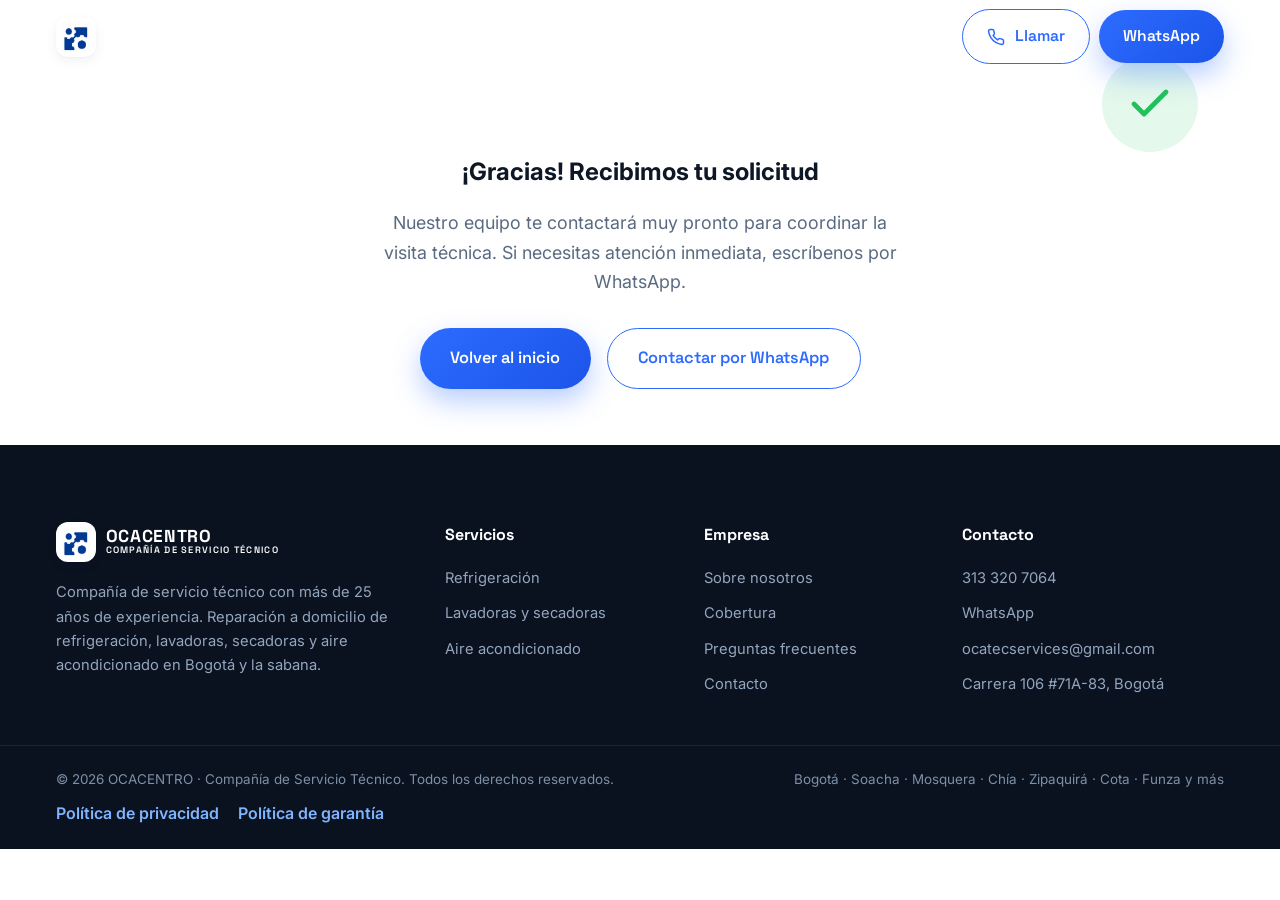
<file: gracias/index.html>
<!doctype html>
<html lang="es">
<head>
  <meta charset="UTF-8" />
  <meta name="viewport" content="width=device-width, initial-scale=1.0" />
  <meta name="theme-color" content="#0E1726" />
  <base href="/" />

  <title>¡Gracias por tu mensaje! | OCACENTRO</title>
  <meta name="description" content="Recibimos tu solicitud. Nuestro equipo se pondrá en contacto muy pronto, o escríbenos ya mismo por WhatsApp para atención inmediata." />
  <meta name="robots" content="noindex, follow" />

  <link rel="manifest" href="manifest.json" />
  <link rel="icon" href="favicon.svg" type="image/svg+xml" />
  <link rel="icon" href="favicon.ico" sizes="any" />
  <link rel="apple-touch-icon" href="assets/icons/apple-touch-icon.png" />

  <link rel="preconnect" href="https://fonts.googleapis.com" />
  <link rel="preconnect" href="https://fonts.gstatic.com" crossorigin />
  <link rel="preload" as="style" href="https://fonts.googleapis.com/css2?family=Inter:wght@400;500;600;700&family=Space+Grotesk:wght@500;600;700&display=swap" onload="this.onload=null;this.rel='stylesheet'" />
  <noscript><link rel="stylesheet" href="https://fonts.googleapis.com/css2?family=Inter:wght@400;500;600;700&family=Space+Grotesk:wght@500;600;700&display=swap" /></noscript>

  <style>
    :root{--c-navy:#0E1726;--c-blue:#2D6BFF;--c-blue-600:#1B54E8;--c-green:#22C15E;--c-white:#fff;--c-mist:#F5F8FC;--c-line:#E5EAF1;--c-muted:#5A6A80;--c-text:#0E1726;
      --font-head:'Space Grotesk',system-ui,sans-serif;--font-body:'Inter',system-ui,sans-serif;--nav-h:74px;}
    *,*::before,*::after{box-sizing:border-box;margin:0;padding:0}
    html{scroll-behavior:smooth;scroll-padding-top:calc(var(--nav-h) + 12px)}
    body{font-family:var(--font-body);color:var(--c-text);background:var(--c-white);line-height:1.6;-webkit-font-smoothing:antialiased;overflow-x:hidden}
    img,svg{display:block;max-width:100%}a{color:inherit;text-decoration:none}
    .container{width:100%;max-width:1240px;margin-inline:auto;padding-inline:clamp(1.1rem,4vw,2.25rem)}
    .nav{position:fixed;inset:0 0 auto 0;height:var(--nav-h);z-index:1000;display:flex;align-items:center;transition:background .35s ease,box-shadow .35s ease}
    .nav__inner{display:flex;align-items:center;justify-content:space-between;width:100%;max-width:1240px;margin-inline:auto;padding-inline:clamp(1.1rem,4vw,2.25rem)}
  </style>
  <link rel="stylesheet" href="css/styles.css" />
  <link rel="stylesheet" href="css/animations.css" />
  <link rel="stylesheet" href="css/responsive.css" />

  <style>
    .thanks{text-align:center;padding-block:clamp(2rem,6vw,3.5rem)}
    .thanks__icon{width:96px;height:96px;margin-inline:auto 1.6rem;border-radius:50%;background:rgba(34,193,94,.12);color:var(--c-green);display:grid;place-items:center}
    .thanks__icon svg{width:48px;height:48px}
    .thanks__actions{display:flex;flex-wrap:wrap;justify-content:center;gap:1rem;margin-top:2rem}
  </style>
</head>

<body data-page="gracias">
  <a class="skip-link" href="#contenido">Saltar al contenido principal</a>

  <header>
    <nav class="nav" id="navbar" aria-label="Navegación principal">
      <div class="nav__scrim" id="navScrim" aria-hidden="true"></div>
      <div class="nav__inner">
        <a class="brand" href="./" aria-label="OCACENTRO — inicio">
          <span class="brand__mark" aria-hidden="true"><img src="assets/images/logo-icon.png" alt="" width="24" height="24" /></span>
          <span class="brand__text"><strong>OCACENTRO</strong>Compañía de Servicio Técnico</span>
        </a>
        <ul class="nav__links" id="navLinks">
          <li><a href="./">Inicio</a></li>
          <li><a href="refrigeracion/">Refrigeración</a></li>
          <li><a href="lavadoras/">Lavadoras</a></li>
          <li><a href="aires-acondicionados/">Aires</a></li>
          <li><a href="empresa/">Empresa</a></li>
          <li><a href="contacto/">Contacto</a></li>
        </ul>
        <div class="nav__cta">
          <a class="btn btn--ghost" href="tel:+573133207064"><svg width="18" height="18" viewBox="0 0 24 24" fill="none" stroke="currentColor" stroke-width="2" stroke-linecap="round" stroke-linejoin="round" aria-hidden="true"><path d="M22 16.92v3a2 2 0 0 1-2.18 2 19.79 19.79 0 0 1-8.63-3.07 19.5 19.5 0 0 1-6-6 19.79 19.79 0 0 1-3.07-8.67A2 2 0 0 1 4.11 2h3a2 2 0 0 1 2 1.72c.13.96.36 1.9.7 2.81a2 2 0 0 1-.45 2.11L8.09 9.91a16 16 0 0 0 6 6l1.27-1.27a2 2 0 0 1 2.11-.45c.9.34 1.85.57 2.81.7A2 2 0 0 1 22 16.92z"/></svg>Llamar</a>
          <a class="btn btn--primary" href="https://wa.me/573133207064?text=Hola,%20necesito%20servicio%20t%C3%A9cnico%20a%20domicilio" target="_blank" rel="noopener">WhatsApp</a>
        </div>
        <button class="nav__toggle" id="navToggle" aria-label="Abrir menú" aria-expanded="false" aria-controls="navLinks"><span></span><span></span><span></span></button>
      </div>
    </nav>
  </header>

  <main id="contenido">
    <section class="section thanks">
      <div class="container">
        <div class="thanks__icon reveal" data-reveal aria-hidden="true">
          <svg viewBox="0 0 24 24" fill="none" stroke="currentColor" stroke-width="2.4" stroke-linecap="round" stroke-linejoin="round"><path d="M20 6 9 17l-5-5"/></svg>
        </div>
        <h1 class="reveal" data-reveal data-reveal-delay="80">¡Gracias! Recibimos tu solicitud</h1>
        <p class="section__lead reveal" data-reveal data-reveal-delay="140" style="max-width:520px;margin-inline:auto">Nuestro equipo te contactará muy pronto para coordinar la visita técnica. Si necesitas atención inmediata, escríbenos por WhatsApp.</p>
        <div class="thanks__actions reveal" data-reveal data-reveal-delay="200">
          <a class="btn btn--primary btn--lg ripple" href="./">Volver al inicio</a>
          <a class="btn btn--ghost btn--lg ripple" href="https://wa.me/573133207064?text=Hola,%20acabo%20de%20enviar%20una%20solicitud%20desde%20la%20p%C3%A1gina%20web" target="_blank" rel="noopener">Contactar por WhatsApp</a>
        </div>
      </div>
    </section>
  </main>

  <footer class="footer">
    <div class="container footer__grid">
      <div class="footer__brand">
        <a class="brand brand--footer" href="./"><span class="brand__mark" aria-hidden="true"><img src="assets/images/logo-icon.png" alt="" width="22" height="22" /></span><span class="brand__text"><strong>OCACENTRO</strong>Compañía de Servicio Técnico</span></a>
        <p class="footer__desc">Compañía de servicio técnico con más de 25 años de experiencia. Reparación a domicilio de refrigeración, lavadoras, secadoras y aire acondicionado en Bogotá y la sabana.</p>
      </div>
      <nav class="footer__col" aria-label="Servicios">
        <h4>Servicios</h4>
        <ul>
          <li><a href="refrigeracion/">Refrigeración</a></li>
          <li><a href="lavadoras/">Lavadoras y secadoras</a></li>
          <li><a href="aires-acondicionados/">Aire acondicionado</a></li>
        </ul>
      </nav>
      <nav class="footer__col" aria-label="Empresa">
        <h4>Empresa</h4>
        <ul>
          <li><a href="empresa/">Sobre nosotros</a></li>
          <li><a href="empresa/#cobertura">Cobertura</a></li>
          <li><a href="empresa/#faq">Preguntas frecuentes</a></li>
          <li><a href="contacto/">Contacto</a></li>
        </ul>
      </nav>
      <div class="footer__col">
        <h4>Contacto</h4>
        <ul>
          <li><a href="tel:+573133207064">313 320 7064</a></li>
          <li><a href="https://wa.me/573133207064" target="_blank" rel="noopener">WhatsApp</a></li>
          <li><a href="mailto:ocatecservices@gmail.com">ocatecservices@gmail.com</a></li>
          <li>Carrera 106 #71A-83, Bogotá</li>
        </ul>
      </div>
    </div>
    <div class="footer__bottom">
      <div class="container footer__bottom-inner">
        <p>© <span id="year">2025</span> OCACENTRO · Compañía de Servicio Técnico. Todos los derechos reservados.</p>
        <p>Bogotá · Soacha · Mosquera · Chía · Zipaquirá · Cota · Funza y más</p>
        <nav class="footer__legal" aria-label="Legal">
          <a href="politica-de-privacidad/">Política de privacidad</a>
          <a href="politica-de-garantia/">Política de garantía</a>
        </nav>
      </div>
    </div>
  </footer>

  <script src="js/main.js" defer></script>
  <script src="js/animations.js" defer></script>
</body>
</html>
</file>
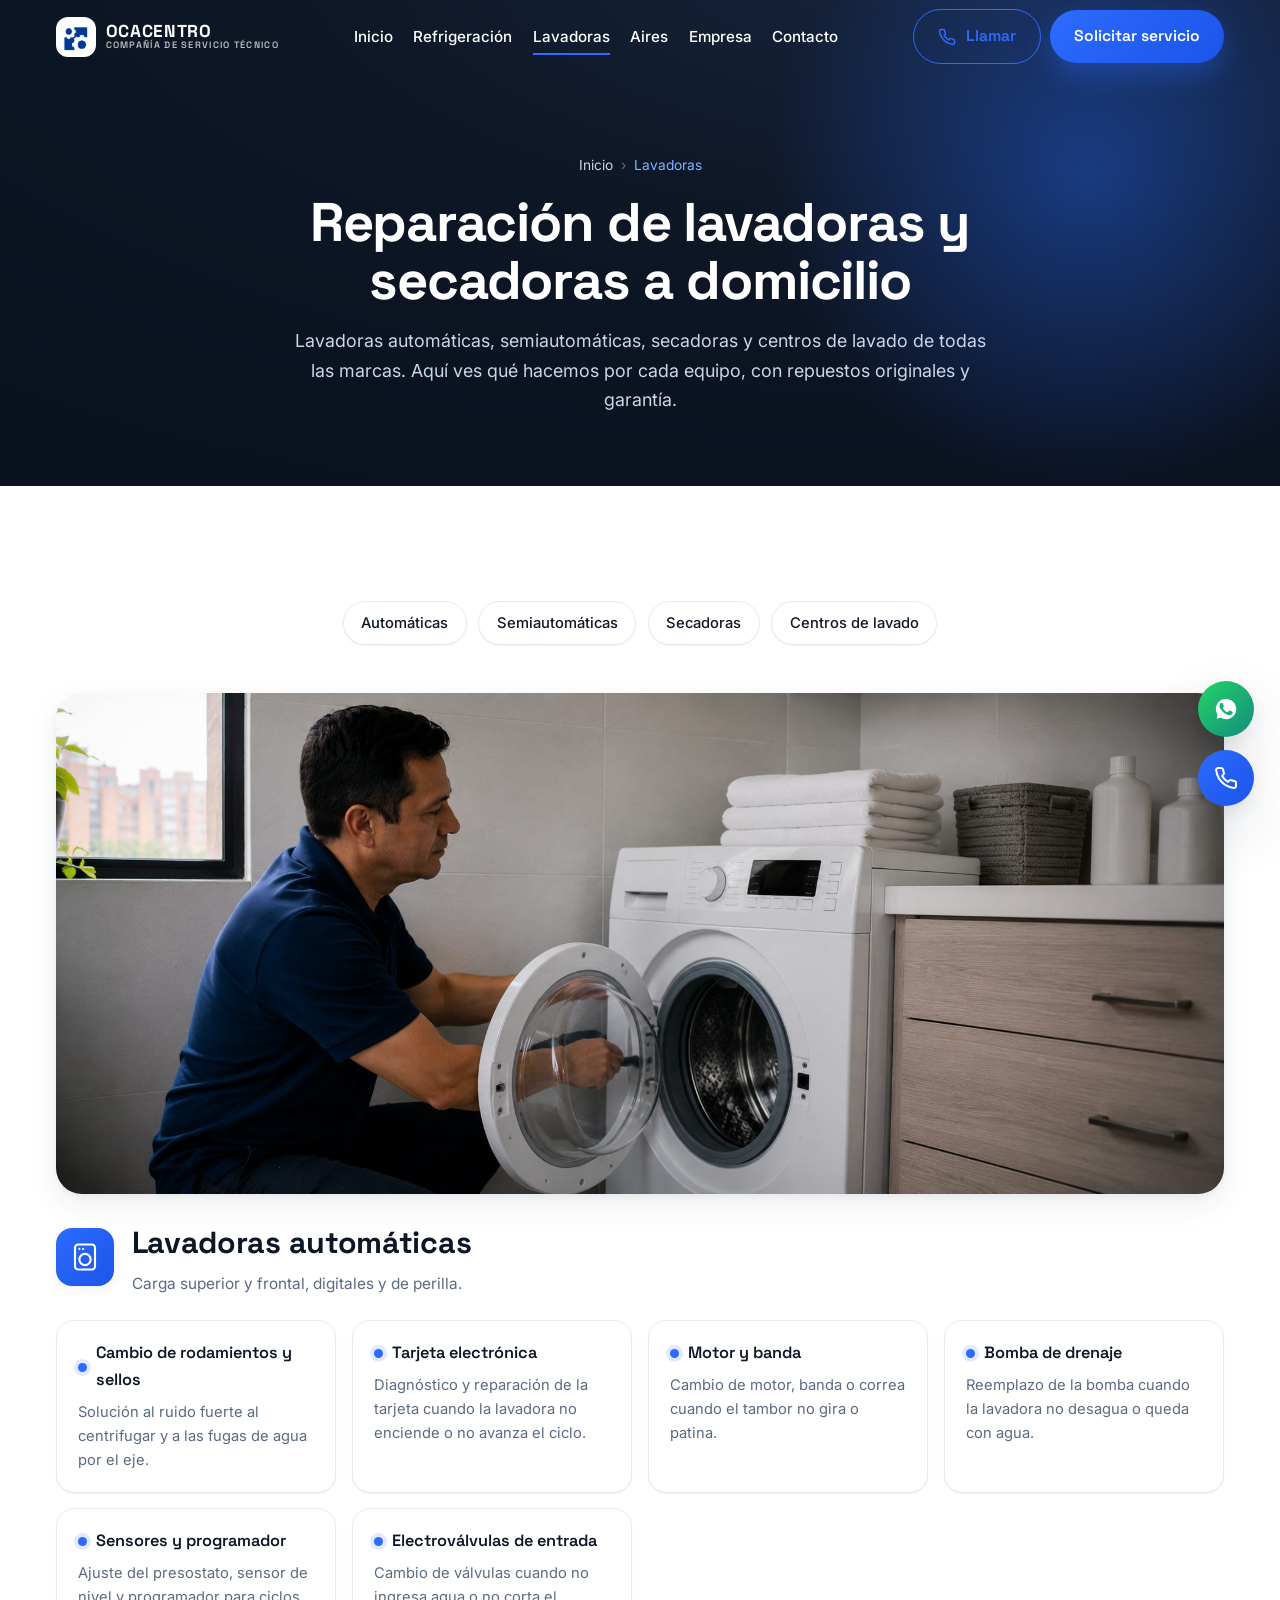
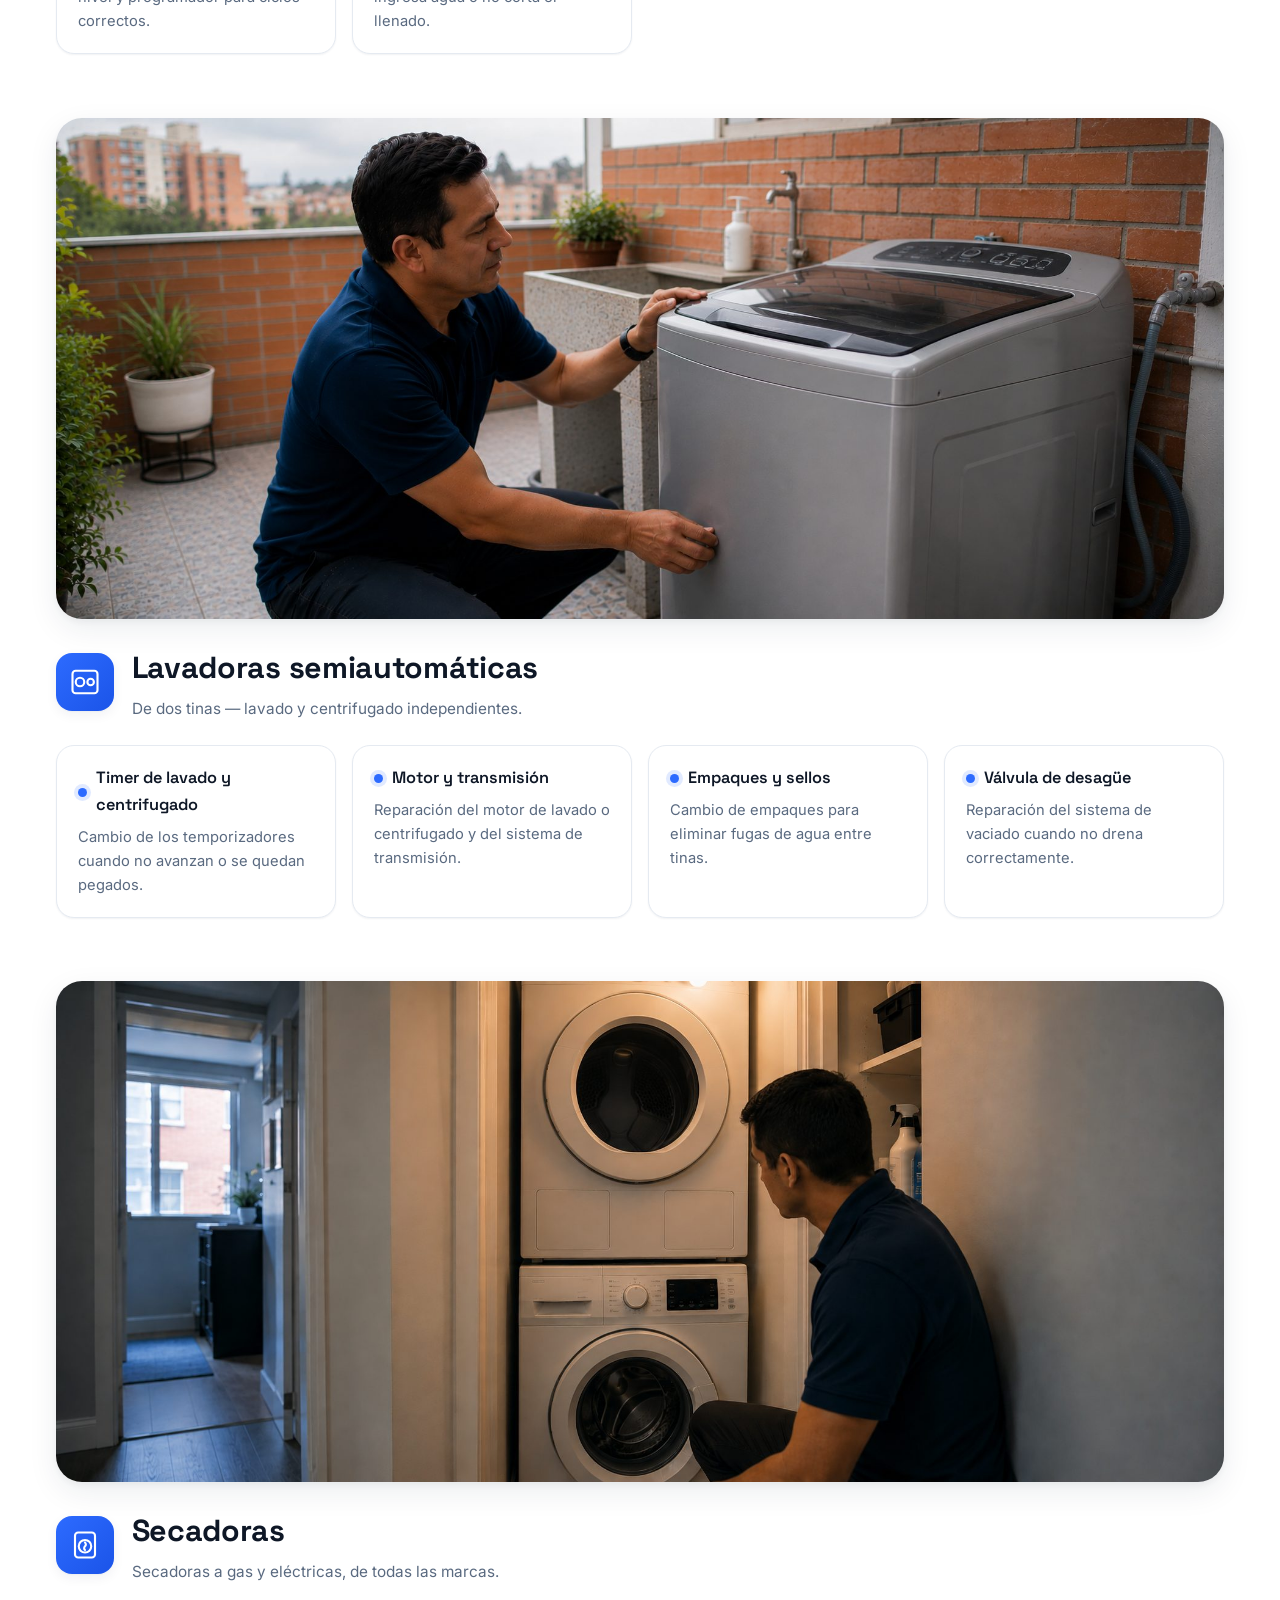
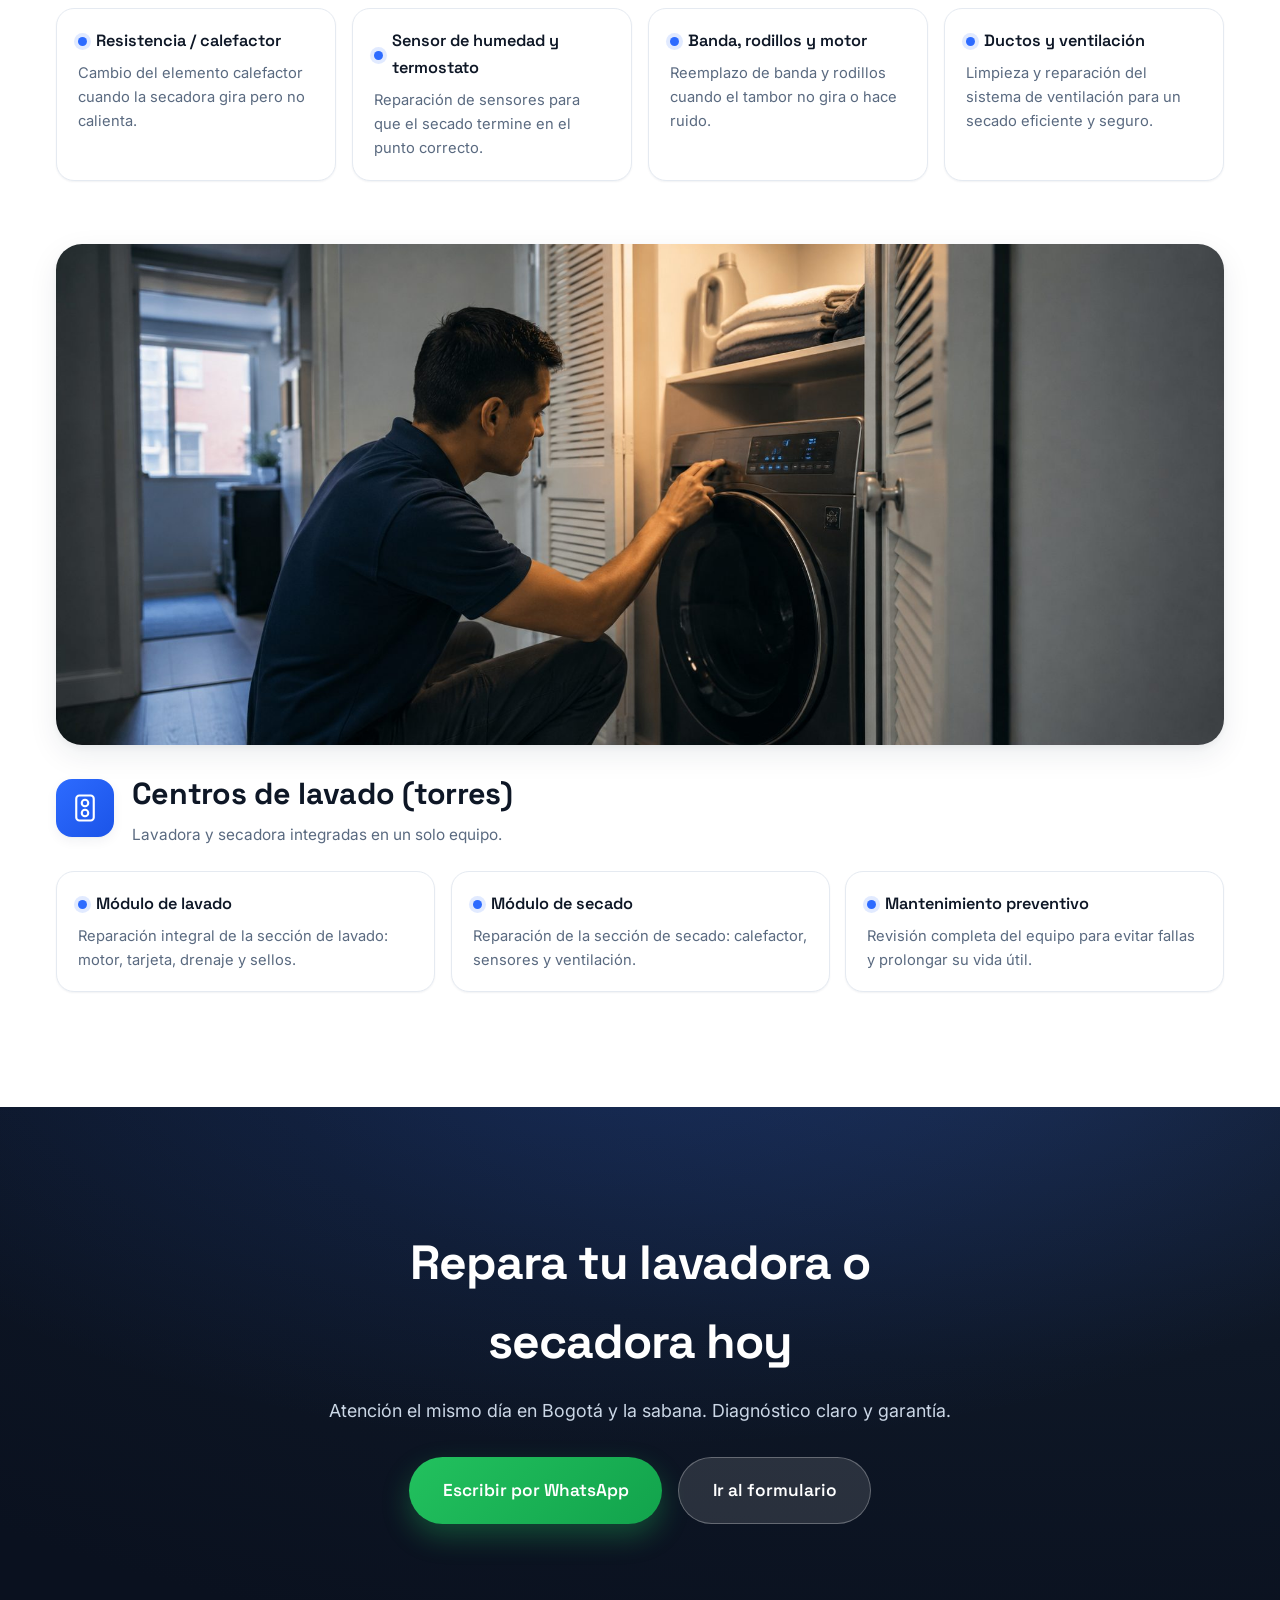
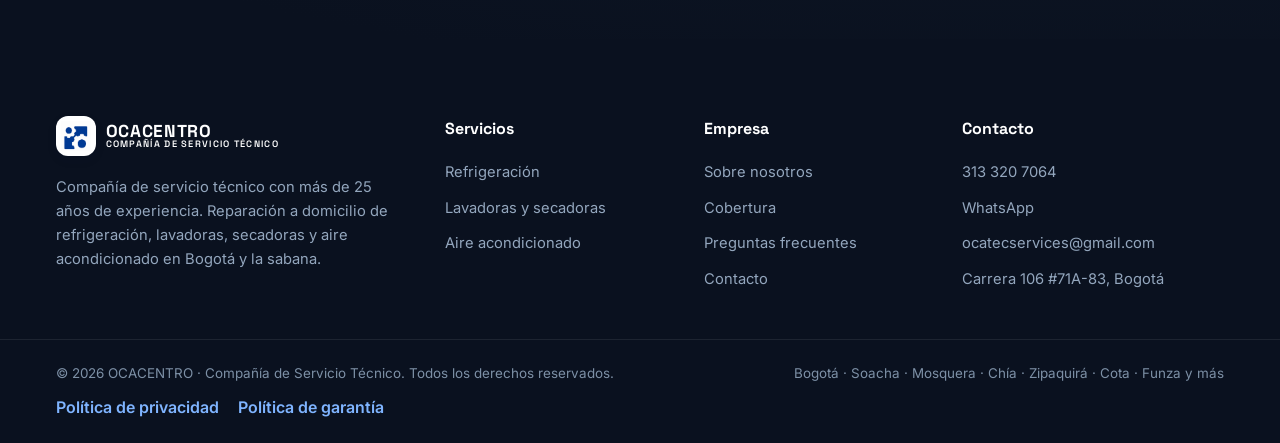
<file: lavadoras/index.html>
<!doctype html>
<html lang="es">
<head>
  <meta charset="UTF-8" />
  <meta name="viewport" content="width=device-width, initial-scale=1.0" />
  <meta name="theme-color" content="#0E1726" />

  <title>Reparación de Lavadoras y Secadoras en Bogotá — OCACENTRO</title>
  <meta name="description" content="Servicio técnico de lavadoras y secadoras a domicilio en Bogotá: automáticas, semiautomáticas, secadoras y centros de lavado. Cambio de rodamientos, tarjeta electrónica, motor, banda y más. Garantía en cada reparación." />
  <meta name="robots" content="index, follow, max-image-preview:large" />
  <link rel="canonical" href="https://ocacentrosas.com/lavadoras/" />

  <meta property="og:type" content="website" />
  <meta property="og:locale" content="es_CO" />
  <meta property="og:site_name" content="OCACENTRO — Compañía de Servicio Técnico" />
  <meta property="og:title" content="Reparación de Lavadoras y Secadoras en Bogotá | OCACENTRO" />
  <meta property="og:description" content="Lavadoras automáticas, semiautomáticas, secadoras y centros de lavado. Rodamientos, tarjeta, motor y más. A domicilio con garantía." />
  <meta property="og:url" content="https://ocacentrosas.com/lavadoras/" />
  <meta property="og:image" content="https://ocacentrosas.com/assets/images/og-image.jpg" />
  <meta name="twitter:card" content="summary_large_image" />

  <link rel="manifest" href="../manifest.json" />
  <link rel="icon" href="../favicon.svg" type="image/svg+xml" />
  <link rel="icon" href="../favicon.ico" sizes="any" />
  <link rel="apple-touch-icon" href="../assets/icons/apple-touch-icon.png" />

  <link rel="preconnect" href="https://fonts.googleapis.com" />
  <link rel="preconnect" href="https://fonts.gstatic.com" crossorigin />
  <link rel="preload" as="style" href="https://fonts.googleapis.com/css2?family=Inter:wght@400;500;600;700&family=Space+Grotesk:wght@500;600;700&display=swap" onload="this.onload=null;this.rel='stylesheet'" />
  <noscript><link rel="stylesheet" href="https://fonts.googleapis.com/css2?family=Inter:wght@400;500;600;700&family=Space+Grotesk:wght@500;600;700&display=swap" /></noscript>

  <style>
    :root{--c-navy:#0E1726;--c-blue:#2D6BFF;--c-blue-600:#1B54E8;--c-green:#22C15E;--c-white:#fff;--c-mist:#F5F8FC;--c-line:#E5EAF1;--c-muted:#5A6A80;--c-text:#0E1726;
      --font-head:'Space Grotesk',system-ui,sans-serif;--font-body:'Inter',system-ui,sans-serif;--nav-h:74px;}
    *,*::before,*::after{box-sizing:border-box;margin:0;padding:0}
    html{scroll-behavior:smooth;scroll-padding-top:calc(var(--nav-h) + 12px)}
    body{font-family:var(--font-body);color:var(--c-text);background:var(--c-white);line-height:1.6;-webkit-font-smoothing:antialiased;overflow-x:hidden}
    img,svg{display:block;max-width:100%}a{color:inherit;text-decoration:none}
    .container{width:100%;max-width:1240px;margin-inline:auto;padding-inline:clamp(1.1rem,4vw,2.25rem)}
    .nav{position:fixed;inset:0 0 auto 0;height:var(--nav-h);z-index:1000;display:flex;align-items:center;transition:background .35s ease,box-shadow .35s ease}
    .nav__inner{display:flex;align-items:center;justify-content:space-between;width:100%;max-width:1240px;margin-inline:auto;padding-inline:clamp(1.1rem,4vw,2.25rem)}
    .page-hero{position:relative;padding-top:calc(var(--nav-h) + clamp(2.5rem,7vw,5rem));padding-bottom:clamp(2.5rem,6vw,4.5rem);background:radial-gradient(120% 120% at 80% -10%,#17253F 0%,#0E1726 48%,#0A111F 100%);color:#fff;text-align:center;overflow:hidden}
  </style>
  <link rel="stylesheet" href="../css/styles.css" />
  <link rel="stylesheet" href="../css/animations.css" />
  <link rel="stylesheet" href="../css/responsive.css" />

  <script type="application/ld+json">
  {"@context":"https://schema.org","@type":"BreadcrumbList","itemListElement":[
    {"@type":"ListItem","position":1,"name":"Inicio","item":"https://ocacentrosas.com/"},
    {"@type":"ListItem","position":2,"name":"Lavadoras","item":"https://ocacentrosas.com/lavadoras/"}]}
  </script>
</head>

<body data-page="lavadoras">
  <div class="scroll-progress" role="progressbar" aria-label="Progreso de lectura" aria-hidden="true"><span class="scroll-progress__bar" id="scrollProgressBar"></span></div>
  <a class="skip-link" href="#contenido">Saltar al contenido principal</a>

  <header>
    <nav class="nav" id="navbar" aria-label="Navegación principal">
      <div class="nav__scrim" id="navScrim" aria-hidden="true"></div>
      <div class="nav__inner">
        <a class="brand" href="../" aria-label="OCACENTRO — inicio">
          <span class="brand__mark" aria-hidden="true"><img src="../assets/images/logo-icon.png" alt="" width="24" height="24" /></span>
          <span class="brand__text"><strong>OCACENTRO</strong>Compañía de Servicio Técnico</span>
        </a>
        <ul class="nav__links" id="navLinks">
          <li><a href="../">Inicio</a></li>
          <li><a href="../refrigeracion/">Refrigeración</a></li>
          <li><a href="../lavadoras/" aria-current="page">Lavadoras</a></li>
          <li><a href="../aires-acondicionados/">Aires</a></li>
          <li><a href="../empresa/">Empresa</a></li>
          <li><a href="../contacto/">Contacto</a></li>
        </ul>
        <div class="nav__cta">
          <a class="btn btn--ghost" href="tel:+573133207064"><svg width="18" height="18" viewBox="0 0 24 24" fill="none" stroke="currentColor" stroke-width="2" stroke-linecap="round" stroke-linejoin="round" aria-hidden="true"><path d="M22 16.92v3a2 2 0 0 1-2.18 2 19.79 19.79 0 0 1-8.63-3.07 19.5 19.5 0 0 1-6-6 19.79 19.79 0 0 1-3.07-8.67A2 2 0 0 1 4.11 2h3a2 2 0 0 1 2 1.72c.13.96.36 1.9.7 2.81a2 2 0 0 1-.45 2.11L8.09 9.91a16 16 0 0 0 6 6l1.27-1.27a2 2 0 0 1 2.11-.45c.9.34 1.85.57 2.81.7A2 2 0 0 1 22 16.92z"/></svg>Llamar</a>
          <a class="btn btn--primary" href="../contacto/">Solicitar servicio</a>
        </div>
        <button class="nav__toggle" id="navToggle" aria-label="Abrir menú" aria-expanded="false" aria-controls="navLinks"><span></span><span></span><span></span></button>
      </div>
    </nav>
  </header>

  <main id="contenido">
    <section class="page-hero">
      <div class="container page-hero__inner">
        <ol class="breadcrumbs reveal" data-reveal aria-label="Ruta de navegación">
          <li><a href="../">Inicio</a></li>
          <li><a href="../lavadoras/" aria-current="page">Lavadoras</a></li>
        </ol>
        <h1 class="reveal" data-reveal data-reveal-delay="60">Reparación de lavadoras y secadoras a domicilio</h1>
        <p class="reveal" data-reveal data-reveal-delay="120">Lavadoras automáticas, semiautomáticas, secadoras y centros de lavado de todas las marcas. Aquí ves qué hacemos por cada equipo, con repuestos originales y garantía.</p>
      </div>
    </section>

    <section class="section">
      <div class="container">
        <ul class="chips svc-jump reveal" data-reveal aria-label="Ir a cada equipo">
          <li class="chip"><a href="#automaticas">Automáticas</a></li>
          <li class="chip"><a href="#semiautomaticas">Semiautomáticas</a></li>
          <li class="chip"><a href="#secadoras">Secadoras</a></li>
          <li class="chip"><a href="#centros">Centros de lavado</a></li>
        </ul>

        <!-- AUTOMÁTICAS -->
        <div class="svc-block" id="automaticas">
          <div class="svc-block__media reveal" data-reveal><img src="../assets/images/equipos/lavadora-automatica.jpg" alt="Lavadoras automáticas — foto de ejemplo" width="1915" height="821" loading="lazy" decoding="async" /></div>
          <div class="svc-block__head reveal" data-reveal>
            <span class="svc-block__icon" aria-hidden="true"><svg viewBox="0 0 24 24" fill="none" stroke="currentColor" stroke-width="1.7" stroke-linecap="round" stroke-linejoin="round"><rect x="4" y="2" width="16" height="20" rx="2.5"/><circle cx="12" cy="14" r="4.5"/><path d="M7.5 5.5h.01M10.5 5.5h.01"/></svg></span>
            <div class="svc-block__titles"><h2>Lavadoras automáticas</h2><p>Carga superior y frontal, digitales y de perilla.</p></div>
          </div>
          <div class="svc-tasks">
            <div class="svc-task reveal" data-reveal><strong>Cambio de rodamientos y sellos</strong><p>Solución al ruido fuerte al centrifugar y a las fugas de agua por el eje.</p></div>
            <div class="svc-task reveal" data-reveal data-reveal-delay="60"><strong>Tarjeta electrónica</strong><p>Diagnóstico y reparación de la tarjeta cuando la lavadora no enciende o no avanza el ciclo.</p></div>
            <div class="svc-task reveal" data-reveal data-reveal-delay="120"><strong>Motor y banda</strong><p>Cambio de motor, banda o correa cuando el tambor no gira o patina.</p></div>
            <div class="svc-task reveal" data-reveal data-reveal-delay="180"><strong>Bomba de drenaje</strong><p>Reemplazo de la bomba cuando la lavadora no desagua o queda con agua.</p></div>
            <div class="svc-task reveal" data-reveal data-reveal-delay="240"><strong>Sensores y programador</strong><p>Ajuste del presostato, sensor de nivel y programador para ciclos correctos.</p></div>
            <div class="svc-task reveal" data-reveal data-reveal-delay="300"><strong>Electroválvulas de entrada</strong><p>Cambio de válvulas cuando no ingresa agua o no corta el llenado.</p></div>
          </div>
        </div>

        <!-- SEMIAUTOMÁTICAS -->
        <div class="svc-block" id="semiautomaticas">
          <div class="svc-block__media reveal" data-reveal><img src="../assets/images/equipos/lavadora-semiautomatica.jpg" alt="Lavadoras semiautomáticas — foto de ejemplo" width="1914" height="822" loading="lazy" decoding="async" /></div>
          <div class="svc-block__head reveal" data-reveal>
            <span class="svc-block__icon" aria-hidden="true"><svg viewBox="0 0 24 24" fill="none" stroke="currentColor" stroke-width="1.7" stroke-linecap="round" stroke-linejoin="round"><rect x="2" y="3" width="20" height="18" rx="2.5"/><circle cx="8" cy="12" r="3.4"/><circle cx="16.5" cy="12" r="2.6"/></svg></span>
            <div class="svc-block__titles"><h2>Lavadoras semiautomáticas</h2><p>De dos tinas — lavado y centrifugado independientes.</p></div>
          </div>
          <div class="svc-tasks">
            <div class="svc-task reveal" data-reveal><strong>Timer de lavado y centrifugado</strong><p>Cambio de los temporizadores cuando no avanzan o se quedan pegados.</p></div>
            <div class="svc-task reveal" data-reveal data-reveal-delay="60"><strong>Motor y transmisión</strong><p>Reparación del motor de lavado o centrifugado y del sistema de transmisión.</p></div>
            <div class="svc-task reveal" data-reveal data-reveal-delay="120"><strong>Empaques y sellos</strong><p>Cambio de empaques para eliminar fugas de agua entre tinas.</p></div>
            <div class="svc-task reveal" data-reveal data-reveal-delay="180"><strong>Válvula de desagüe</strong><p>Reparación del sistema de vaciado cuando no drena correctamente.</p></div>
          </div>
        </div>

        <!-- SECADORAS -->
        <div class="svc-block" id="secadoras">
          <div class="svc-block__media reveal" data-reveal><img src="../assets/images/equipos/secadora.jpg" alt="Secadoras — foto de ejemplo" width="1915" height="821" loading="lazy" decoding="async" /></div>
          <div class="svc-block__head reveal" data-reveal>
            <span class="svc-block__icon" aria-hidden="true"><svg viewBox="0 0 24 24" fill="none" stroke="currentColor" stroke-width="1.7" stroke-linecap="round" stroke-linejoin="round"><rect x="4" y="2" width="16" height="20" rx="2.5"/><circle cx="12" cy="13" r="5"/><path d="M12 10a2 2 0 0 1 0 3 2 2 0 0 0 0 3"/></svg></span>
            <div class="svc-block__titles"><h2>Secadoras</h2><p>Secadoras a gas y eléctricas, de todas las marcas.</p></div>
          </div>
          <div class="svc-tasks">
            <div class="svc-task reveal" data-reveal><strong>Resistencia / calefactor</strong><p>Cambio del elemento calefactor cuando la secadora gira pero no calienta.</p></div>
            <div class="svc-task reveal" data-reveal data-reveal-delay="60"><strong>Sensor de humedad y termostato</strong><p>Reparación de sensores para que el secado termine en el punto correcto.</p></div>
            <div class="svc-task reveal" data-reveal data-reveal-delay="120"><strong>Banda, rodillos y motor</strong><p>Reemplazo de banda y rodillos cuando el tambor no gira o hace ruido.</p></div>
            <div class="svc-task reveal" data-reveal data-reveal-delay="180"><strong>Ductos y ventilación</strong><p>Limpieza y reparación del sistema de ventilación para un secado eficiente y seguro.</p></div>
          </div>
        </div>

        <!-- CENTROS DE LAVADO -->
        <div class="svc-block" id="centros">
          <div class="svc-block__media reveal" data-reveal><img src="../assets/images/equipos/centro-lavado.jpg" alt="Centros de lavado — foto de ejemplo" width="1915" height="821" loading="lazy" decoding="async" /></div>
          <div class="svc-block__head reveal" data-reveal>
            <span class="svc-block__icon" aria-hidden="true"><svg viewBox="0 0 24 24" fill="none" stroke="currentColor" stroke-width="1.7" stroke-linecap="round" stroke-linejoin="round"><rect x="5" y="2" width="14" height="20" rx="2.5"/><circle cx="12" cy="8" r="2.6"/><circle cx="12" cy="16" r="2.6"/></svg></span>
            <div class="svc-block__titles"><h2>Centros de lavado (torres)</h2><p>Lavadora y secadora integradas en un solo equipo.</p></div>
          </div>
          <div class="svc-tasks">
            <div class="svc-task reveal" data-reveal><strong>Módulo de lavado</strong><p>Reparación integral de la sección de lavado: motor, tarjeta, drenaje y sellos.</p></div>
            <div class="svc-task reveal" data-reveal data-reveal-delay="60"><strong>Módulo de secado</strong><p>Reparación de la sección de secado: calefactor, sensores y ventilación.</p></div>
            <div class="svc-task reveal" data-reveal data-reveal-delay="120"><strong>Mantenimiento preventivo</strong><p>Revisión completa del equipo para evitar fallas y prolongar su vida útil.</p></div>
          </div>
        </div>
      </div>
    </section>

    <section class="section cta-band" aria-labelledby="cta-title">
      <div class="container cta-band__inner reveal" data-reveal>
        <h2 id="cta-title">Repara tu lavadora o secadora hoy</h2>
        <p>Atención el mismo día en Bogotá y la sabana. Diagnóstico claro y garantía.</p>
        <div class="cta-band__actions">
          <a class="btn btn--wa btn--xl ripple" href="https://wa.me/573133207064?text=Hola,%20necesito%20servicio%20para%20mi%20lavadora" target="_blank" rel="noopener">Escribir por WhatsApp</a>
          <a class="btn btn--light btn--xl ripple" href="../contacto/">Ir al formulario</a>
        </div>
      </div>
    </section>
  </main>

  <footer class="footer">
    <div class="container footer__grid">
      <div class="footer__brand">
        <a class="brand brand--footer" href="../"><span class="brand__mark" aria-hidden="true"><img src="../assets/images/logo-icon.png" alt="" width="22" height="22" /></span><span class="brand__text"><strong>OCACENTRO</strong>Compañía de Servicio Técnico</span></a>
        <p class="footer__desc">Compañía de servicio técnico con más de 25 años de experiencia. Reparación a domicilio de refrigeración, lavadoras, secadoras y aire acondicionado en Bogotá y la sabana.</p>
      </div>
      <nav class="footer__col" aria-label="Servicios">
        <h4>Servicios</h4>
        <ul>
          <li><a href="../refrigeracion/">Refrigeración</a></li>
          <li><a href="../lavadoras/">Lavadoras y secadoras</a></li>
          <li><a href="../aires-acondicionados/">Aire acondicionado</a></li>
        </ul>
      </nav>
      <nav class="footer__col" aria-label="Empresa">
        <h4>Empresa</h4>
        <ul>
          <li><a href="../empresa/">Sobre nosotros</a></li>
          <li><a href="../empresa/#cobertura">Cobertura</a></li>
          <li><a href="../empresa/#faq">Preguntas frecuentes</a></li>
          <li><a href="../contacto/">Contacto</a></li>
        </ul>
      </nav>
      <div class="footer__col">
        <h4>Contacto</h4>
        <ul>
          <li><a href="tel:+573133207064">313 320 7064</a></li>
          <li><a href="https://wa.me/573133207064" target="_blank" rel="noopener">WhatsApp</a></li>
          <li><a href="mailto:ocatecservices@gmail.com">ocatecservices@gmail.com</a></li>
          <li>Carrera 106 #71A-83, Bogotá</li>
        </ul>
      </div>
    </div>
    <div class="footer__bottom">
      <div class="container footer__bottom-inner">
        <p>© <span id="year">2025</span> OCACENTRO · Compañía de Servicio Técnico. Todos los derechos reservados.</p>
        <p>Bogotá · Soacha · Mosquera · Chía · Zipaquirá · Cota · Funza y más</p>
        <nav class="footer__legal" aria-label="Legal">
          <a href="../politica-de-privacidad/">Política de privacidad</a>
          <a href="../politica-de-garantia/">Política de garantía</a>
        </nav>
      </div>
    </div>
  </footer>

  <div class="floating-actions" aria-label="Acciones rápidas">
    <a class="fab fab--wa" href="https://wa.me/573133207064?text=Hola,%20necesito%20servicio%20para%20mi%20lavadora" target="_blank" rel="noopener" aria-label="Escribir por WhatsApp"><svg width="26" height="26" viewBox="0 0 24 24" fill="currentColor" aria-hidden="true"><path d="M17.47 14.38c-.3-.15-1.76-.87-2.03-.97-.27-.1-.47-.15-.67.15-.2.3-.77.97-.94 1.17-.17.2-.35.22-.65.07-.3-.15-1.26-.46-2.4-1.48-.89-.79-1.49-1.77-1.66-2.07-.17-.3-.02-.46.13-.61.13-.13.3-.35.45-.52.15-.17.2-.3.3-.5.1-.2.05-.37-.02-.52-.07-.15-.67-1.62-.92-2.22-.24-.58-.49-.5-.67-.51h-.57c-.2 0-.52.07-.8.37-.27.3-1.05 1.02-1.05 2.5 0 1.47 1.08 2.9 1.23 3.1.15.2 2.12 3.24 5.14 4.54.72.31 1.28.5 1.71.63.72.23 1.38.2 1.9.12.58-.09 1.76-.72 2.01-1.42.25-.7.25-1.29.17-1.42-.07-.13-.27-.2-.57-.35zM12.04 21.5a9.4 9.4 0 0 1-4.81-1.32l-.34-.2-3.57.94.95-3.48-.22-.36A9.42 9.42 0 1 1 12.04 21.5z"/></svg></a>
    <a class="fab fab--call" href="tel:+573133207064" aria-label="Llamar ahora"><svg width="24" height="24" viewBox="0 0 24 24" fill="none" stroke="currentColor" stroke-width="2" stroke-linecap="round" stroke-linejoin="round" aria-hidden="true"><path d="M22 16.92v3a2 2 0 0 1-2.18 2 19.79 19.79 0 0 1-8.63-3.07 19.5 19.5 0 0 1-6-6 19.79 19.79 0 0 1-3.07-8.67A2 2 0 0 1 4.11 2h3a2 2 0 0 1 2 1.72c.13.96.36 1.9.7 2.81a2 2 0 0 1-.45 2.11L8.09 9.91a16 16 0 0 0 6 6l1.27-1.27a2 2 0 0 1 2.11-.45c.9.34 1.85.57 2.81.7A2 2 0 0 1 22 16.92z"/></svg></a>
    <button class="fab fab--top" id="backToTop" aria-label="Volver arriba"><svg width="24" height="24" viewBox="0 0 24 24" fill="none" stroke="currentColor" stroke-width="2" stroke-linecap="round" stroke-linejoin="round" aria-hidden="true"><path d="M12 19V5M5 12l7-7 7 7"/></svg></button>
  </div>

  <script src="../js/main.js" defer></script>
  <script src="../js/animations.js" defer></script>
  <script src="../js/ui.js" defer></script>
</body>
</html>
</file>
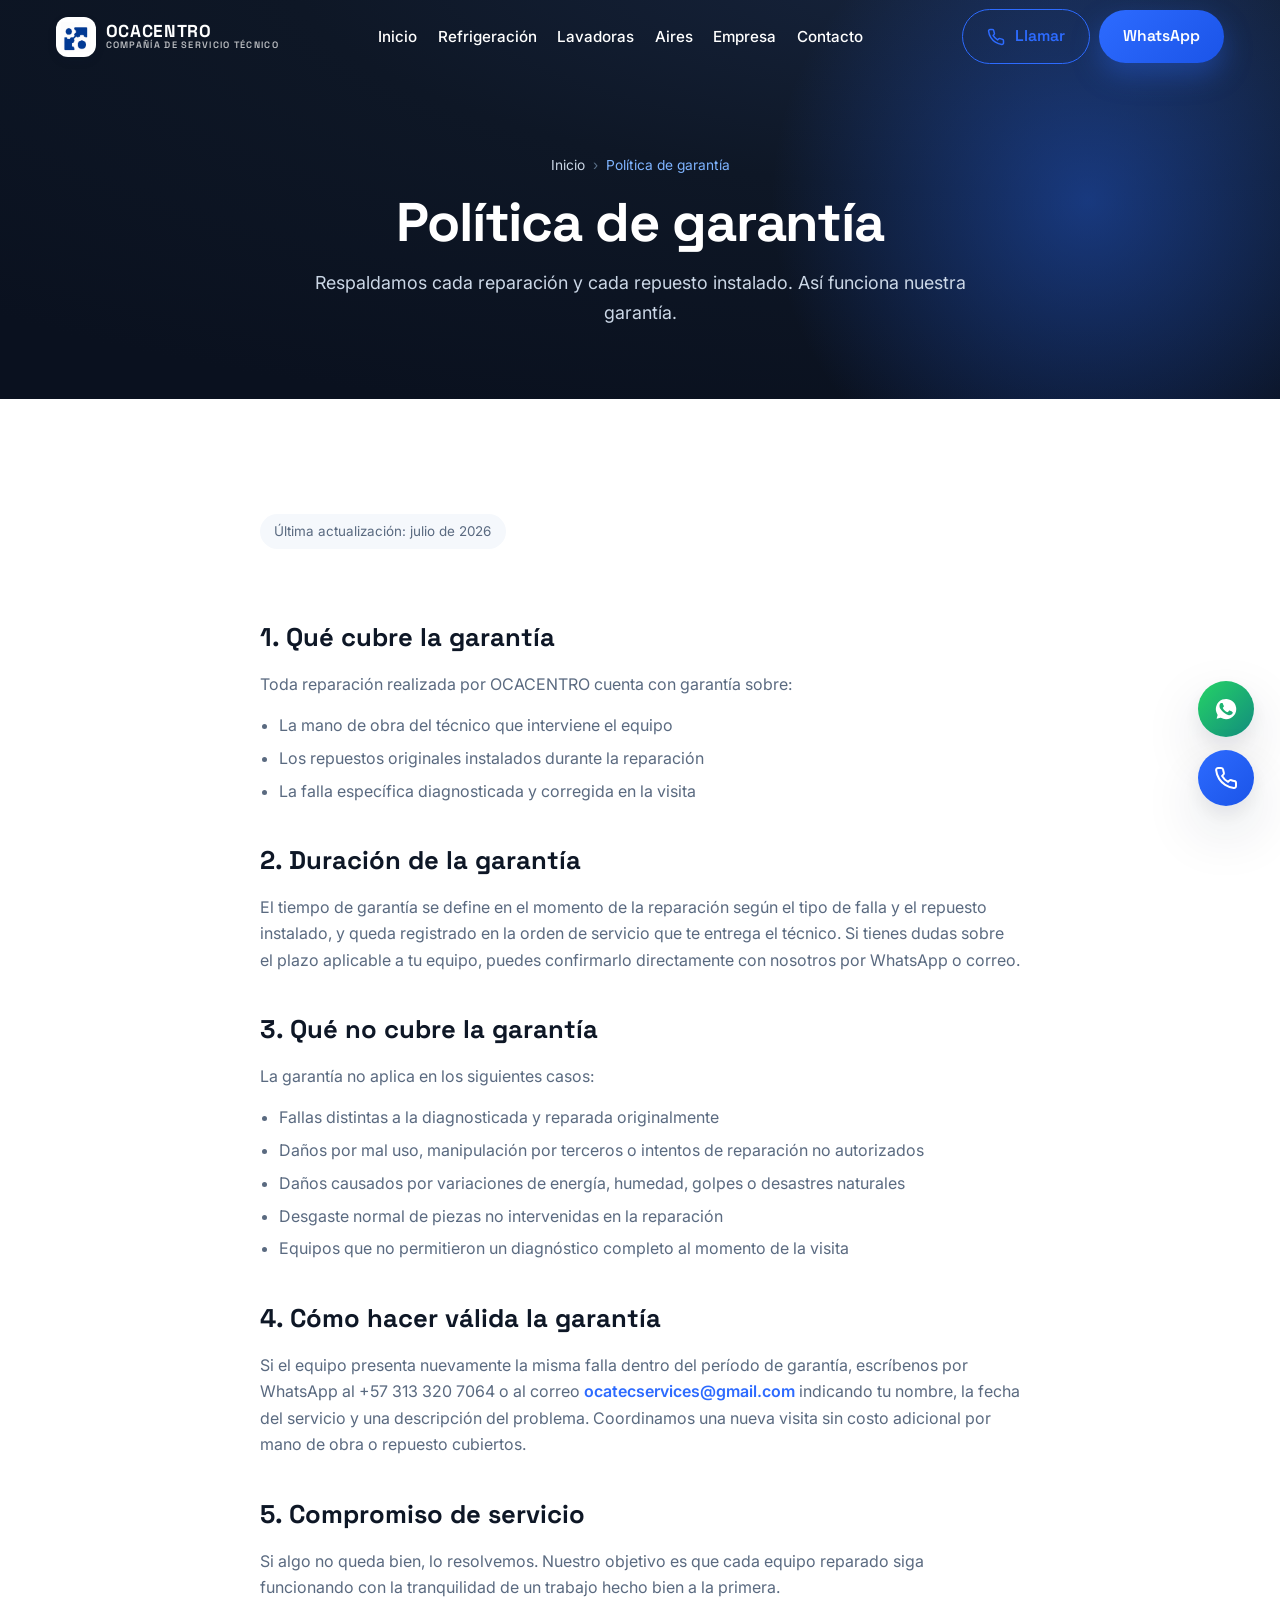
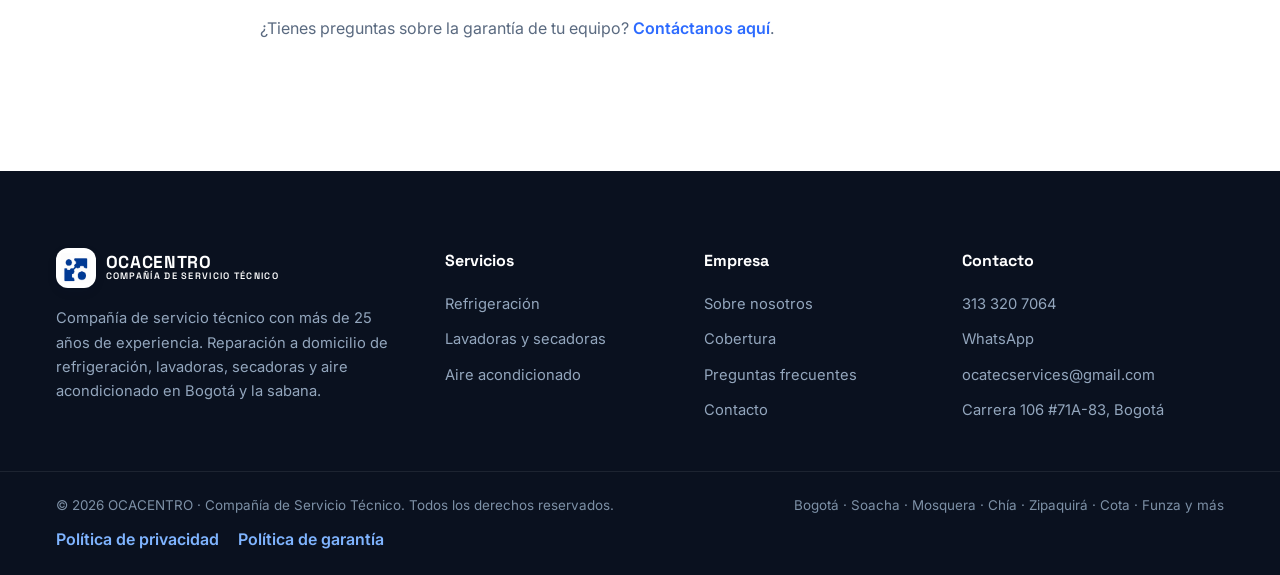
<file: politica-de-garantia/index.html>
<!doctype html>
<html lang="es">
<head>
  <meta charset="UTF-8" />
  <meta name="viewport" content="width=device-width, initial-scale=1.0" />
  <meta name="theme-color" content="#0E1726" />

  <title>Política de Garantía | OCACENTRO — Servicio Técnico en Bogotá</title>
  <meta name="description" content="Conoce las condiciones de garantía de OCACENTRO para reparaciones de refrigeración, lavadoras, secadoras y aire acondicionado a domicilio en Bogotá." />
  <meta name="robots" content="index, follow, max-image-preview:large" />
  <link rel="canonical" href="https://ocacentrosas.com/politica-de-garantia/" />

  <meta property="og:type" content="website" />
  <meta property="og:locale" content="es_CO" />
  <meta property="og:site_name" content="OCACENTRO — Compañía de Servicio Técnico" />
  <meta property="og:title" content="Política de Garantía | OCACENTRO" />
  <meta property="og:description" content="Condiciones de garantía sobre nuestras reparaciones y repuestos instalados." />
  <meta property="og:url" content="https://ocacentrosas.com/politica-de-garantia/" />
  <meta property="og:image" content="https://ocacentrosas.com/assets/images/og-image.jpg" />
  <meta name="twitter:card" content="summary_large_image" />

  <link rel="manifest" href="../manifest.json" />
  <link rel="icon" href="../favicon.svg" type="image/svg+xml" />
  <link rel="icon" href="../favicon.ico" sizes="any" />
  <link rel="apple-touch-icon" href="../assets/icons/apple-touch-icon.png" />

  <link rel="preconnect" href="https://fonts.googleapis.com" />
  <link rel="preconnect" href="https://fonts.gstatic.com" crossorigin />
  <link rel="preload" as="style" href="https://fonts.googleapis.com/css2?family=Inter:wght@400;500;600;700&family=Space+Grotesk:wght@500;600;700&display=swap" onload="this.onload=null;this.rel='stylesheet'" />
  <noscript><link rel="stylesheet" href="https://fonts.googleapis.com/css2?family=Inter:wght@400;500;600;700&family=Space+Grotesk:wght@500;600;700&display=swap" /></noscript>

  <style>
    :root{--c-navy:#0E1726;--c-blue:#2D6BFF;--c-blue-600:#1B54E8;--c-green:#22C15E;--c-white:#fff;--c-mist:#F5F8FC;--c-line:#E5EAF1;--c-muted:#5A6A80;--c-text:#0E1726;
      --font-head:'Space Grotesk',system-ui,sans-serif;--font-body:'Inter',system-ui,sans-serif;--nav-h:74px;}
    *,*::before,*::after{box-sizing:border-box;margin:0;padding:0}
    html{scroll-behavior:smooth;scroll-padding-top:calc(var(--nav-h) + 12px)}
    body{font-family:var(--font-body);color:var(--c-text);background:var(--c-white);line-height:1.6;-webkit-font-smoothing:antialiased;overflow-x:hidden}
    img,svg{display:block;max-width:100%}a{color:inherit;text-decoration:none}
    .container{width:100%;max-width:1240px;margin-inline:auto;padding-inline:clamp(1.1rem,4vw,2.25rem)}
    .nav{position:fixed;inset:0 0 auto 0;height:var(--nav-h);z-index:1000;display:flex;align-items:center;transition:background .35s ease,box-shadow .35s ease}
    .nav__inner{display:flex;align-items:center;justify-content:space-between;width:100%;max-width:1240px;margin-inline:auto;padding-inline:clamp(1.1rem,4vw,2.25rem)}
    .page-hero{position:relative;padding-top:calc(var(--nav-h) + clamp(2.5rem,7vw,5rem));padding-bottom:clamp(2.5rem,6vw,4.5rem);background:radial-gradient(120% 120% at 80% -10%,#17253F 0%,#0E1726 48%,#0A111F 100%);color:#fff;text-align:center;overflow:hidden}
  </style>
  <link rel="stylesheet" href="../css/styles.css" />
  <link rel="stylesheet" href="../css/animations.css" />
  <link rel="stylesheet" href="../css/responsive.css" />

  <script type="application/ld+json">
  {"@context":"https://schema.org","@type":"BreadcrumbList","itemListElement":[
    {"@type":"ListItem","position":1,"name":"Inicio","item":"https://ocacentrosas.com/"},
    {"@type":"ListItem","position":2,"name":"Política de garantía","item":"https://ocacentrosas.com/politica-de-garantia/"}]}
  </script>
</head>

<body data-page="politica-garantia">
  <div class="scroll-progress" role="progressbar" aria-label="Progreso de lectura" aria-hidden="true"><span class="scroll-progress__bar" id="scrollProgressBar"></span></div>
  <a class="skip-link" href="#contenido">Saltar al contenido principal</a>

  <header>
    <nav class="nav" id="navbar" aria-label="Navegación principal">
      <div class="nav__scrim" id="navScrim" aria-hidden="true"></div>
      <div class="nav__inner">
        <a class="brand" href="../" aria-label="OCACENTRO — inicio">
          <span class="brand__mark" aria-hidden="true"><img src="../assets/images/logo-icon.png" alt="" width="24" height="24" /></span>
          <span class="brand__text"><strong>OCACENTRO</strong>Compañía de Servicio Técnico</span>
        </a>
        <ul class="nav__links" id="navLinks">
          <li><a href="../">Inicio</a></li>
          <li><a href="../refrigeracion/">Refrigeración</a></li>
          <li><a href="../lavadoras/">Lavadoras</a></li>
          <li><a href="../aires-acondicionados/">Aires</a></li>
          <li><a href="../empresa/">Empresa</a></li>
          <li><a href="../contacto/">Contacto</a></li>
        </ul>
        <div class="nav__cta">
          <a class="btn btn--ghost" href="tel:+573133207064"><svg width="18" height="18" viewBox="0 0 24 24" fill="none" stroke="currentColor" stroke-width="2" stroke-linecap="round" stroke-linejoin="round" aria-hidden="true"><path d="M22 16.92v3a2 2 0 0 1-2.18 2 19.79 19.79 0 0 1-8.63-3.07 19.5 19.5 0 0 1-6-6 19.79 19.79 0 0 1-3.07-8.67A2 2 0 0 1 4.11 2h3a2 2 0 0 1 2 1.72c.13.96.36 1.9.7 2.81a2 2 0 0 1-.45 2.11L8.09 9.91a16 16 0 0 0 6 6l1.27-1.27a2 2 0 0 1 2.11-.45c.9.34 1.85.57 2.81.7A2 2 0 0 1 22 16.92z"/></svg>Llamar</a>
          <a class="btn btn--primary" href="https://wa.me/573133207064?text=Hola,%20necesito%20servicio%20t%C3%A9cnico%20a%20domicilio" target="_blank" rel="noopener">WhatsApp</a>
        </div>
        <button class="nav__toggle" id="navToggle" aria-label="Abrir menú" aria-expanded="false" aria-controls="navLinks"><span></span><span></span><span></span></button>
      </div>
    </nav>
  </header>

  <main id="contenido">
    <section class="page-hero">
      <div class="container page-hero__inner">
        <ol class="breadcrumbs reveal" data-reveal aria-label="Ruta de navegación">
          <li><a href="../">Inicio</a></li>
          <li><a href="../politica-de-garantia/" aria-current="page">Política de garantía</a></li>
        </ol>
        <h1 class="reveal" data-reveal data-reveal-delay="60">Política de garantía</h1>
        <p class="reveal" data-reveal data-reveal-delay="120">Respaldamos cada reparación y cada repuesto instalado. Así funciona nuestra garantía.</p>
      </div>
    </section>

    <section class="section">
      <div class="container">
        <article class="legal-content reveal" data-reveal>
          <span class="legal-updated">Última actualización: julio de 2026</span>

          <h2>1. Qué cubre la garantía</h2>
          <p>Toda reparación realizada por OCACENTRO cuenta con garantía sobre:</p>
          <ul>
            <li>La mano de obra del técnico que interviene el equipo</li>
            <li>Los repuestos originales instalados durante la reparación</li>
            <li>La falla específica diagnosticada y corregida en la visita</li>
          </ul>

          <h2>2. Duración de la garantía</h2>
          <p>El tiempo de garantía se define en el momento de la reparación según el tipo de falla y el repuesto instalado, y queda registrado en la orden de servicio que te entrega el técnico. Si tienes dudas sobre el plazo aplicable a tu equipo, puedes confirmarlo directamente con nosotros por WhatsApp o correo.</p>

          <h2>3. Qué no cubre la garantía</h2>
          <p>La garantía no aplica en los siguientes casos:</p>
          <ul>
            <li>Fallas distintas a la diagnosticada y reparada originalmente</li>
            <li>Daños por mal uso, manipulación por terceros o intentos de reparación no autorizados</li>
            <li>Daños causados por variaciones de energía, humedad, golpes o desastres naturales</li>
            <li>Desgaste normal de piezas no intervenidas en la reparación</li>
            <li>Equipos que no permitieron un diagnóstico completo al momento de la visita</li>
          </ul>

          <h2>4. Cómo hacer válida la garantía</h2>
          <p>Si el equipo presenta nuevamente la misma falla dentro del período de garantía, escríbenos por WhatsApp al +57 313 320 7064 o al correo <a href="mailto:ocatecservices@gmail.com">ocatecservices@gmail.com</a> indicando tu nombre, la fecha del servicio y una descripción del problema. Coordinamos una nueva visita sin costo adicional por mano de obra o repuesto cubiertos.</p>

          <h2>5. Compromiso de servicio</h2>
          <p>Si algo no queda bien, lo resolvemos. Nuestro objetivo es que cada equipo reparado siga funcionando con la tranquilidad de un trabajo hecho bien a la primera.</p>

          <p>¿Tienes preguntas sobre la garantía de tu equipo? <a href="../contacto/">Contáctanos aquí</a>.</p>
        </article>
      </div>
    </section>
  </main>

  <footer class="footer">
    <div class="container footer__grid">
      <div class="footer__brand">
        <a class="brand brand--footer" href="../"><span class="brand__mark" aria-hidden="true"><img src="../assets/images/logo-icon.png" alt="" width="22" height="22" /></span><span class="brand__text"><strong>OCACENTRO</strong>Compañía de Servicio Técnico</span></a>
        <p class="footer__desc">Compañía de servicio técnico con más de 25 años de experiencia. Reparación a domicilio de refrigeración, lavadoras, secadoras y aire acondicionado en Bogotá y la sabana.</p>
      </div>
      <nav class="footer__col" aria-label="Servicios">
        <h4>Servicios</h4>
        <ul>
          <li><a href="../refrigeracion/">Refrigeración</a></li>
          <li><a href="../lavadoras/">Lavadoras y secadoras</a></li>
          <li><a href="../aires-acondicionados/">Aire acondicionado</a></li>
        </ul>
      </nav>
      <nav class="footer__col" aria-label="Empresa">
        <h4>Empresa</h4>
        <ul>
          <li><a href="../empresa/">Sobre nosotros</a></li>
          <li><a href="../empresa/#cobertura">Cobertura</a></li>
          <li><a href="../empresa/#faq">Preguntas frecuentes</a></li>
          <li><a href="../contacto/">Contacto</a></li>
        </ul>
      </nav>
      <div class="footer__col">
        <h4>Contacto</h4>
        <ul>
          <li><a href="tel:+573133207064">313 320 7064</a></li>
          <li><a href="https://wa.me/573133207064" target="_blank" rel="noopener">WhatsApp</a></li>
          <li><a href="mailto:ocatecservices@gmail.com">ocatecservices@gmail.com</a></li>
          <li>Carrera 106 #71A-83, Bogotá</li>
        </ul>
      </div>
    </div>
    <div class="footer__bottom">
      <div class="container footer__bottom-inner">
        <p>© <span id="year">2025</span> OCACENTRO · Compañía de Servicio Técnico. Todos los derechos reservados.</p>
        <p>Bogotá · Soacha · Mosquera · Chía · Zipaquirá · Cota · Funza y más</p>
        <nav class="footer__legal" aria-label="Legal">
          <a href="../politica-de-privacidad/">Política de privacidad</a>
          <a href="../politica-de-garantia/" aria-current="page">Política de garantía</a>
        </nav>
      </div>
    </div>
  </footer>

  <div class="floating-actions" aria-label="Acciones rápidas">
    <a class="fab fab--wa" href="https://wa.me/573133207064?text=Hola,%20necesito%20servicio%20t%C3%A9cnico%20a%20domicilio" target="_blank" rel="noopener" aria-label="Escribir por WhatsApp"><svg width="26" height="26" viewBox="0 0 24 24" fill="currentColor" aria-hidden="true"><path d="M17.47 14.38c-.3-.15-1.76-.87-2.03-.97-.27-.1-.47-.15-.67.15-.2.3-.77.97-.94 1.17-.17.2-.35.22-.65.07-.3-.15-1.26-.46-2.4-1.48-.89-.79-1.49-1.77-1.66-2.07-.17-.3-.02-.46.13-.61.13-.13.3-.35.45-.52.15-.17.2-.3.3-.5.1-.2.05-.37-.02-.52-.07-.15-.67-1.62-.92-2.22-.24-.58-.49-.5-.67-.51h-.57c-.2 0-.52.07-.8.37-.27.3-1.05 1.02-1.05 2.5 0 1.47 1.08 2.9 1.23 3.1.15.2 2.12 3.24 5.14 4.54.72.31 1.28.5 1.71.63.72.23 1.38.2 1.9.12.58-.09 1.76-.72 2.01-1.42.25-.7.25-1.29.17-1.42-.07-.13-.27-.2-.57-.35zM12.04 21.5a9.4 9.4 0 0 1-4.81-1.32l-.34-.2-3.57.94.95-3.48-.22-.36A9.42 9.42 0 1 1 12.04 21.5z"/></svg></a>
    <a class="fab fab--call" href="tel:+573133207064" aria-label="Llamar ahora"><svg width="24" height="24" viewBox="0 0 24 24" fill="none" stroke="currentColor" stroke-width="2" stroke-linecap="round" stroke-linejoin="round" aria-hidden="true"><path d="M22 16.92v3a2 2 0 0 1-2.18 2 19.79 19.79 0 0 1-8.63-3.07 19.5 19.5 0 0 1-6-6 19.79 19.79 0 0 1-3.07-8.67A2 2 0 0 1 4.11 2h3a2 2 0 0 1 2 1.72c.13.96.36 1.9.7 2.81a2 2 0 0 1-.45 2.11L8.09 9.91a16 16 0 0 0 6 6l1.27-1.27a2 2 0 0 1 2.11-.45c.9.34 1.85.57 2.81.7A2 2 0 0 1 22 16.92z"/></svg></a>
    <button class="fab fab--top" id="backToTop" aria-label="Volver arriba"><svg width="24" height="24" viewBox="0 0 24 24" fill="none" stroke="currentColor" stroke-width="2" stroke-linecap="round" stroke-linejoin="round" aria-hidden="true"><path d="M12 19V5M5 12l7-7 7 7"/></svg></button>
  </div>

  <script src="../js/main.js" defer></script>
  <script src="../js/animations.js" defer></script>
  <script src="../js/ui.js" defer></script>
</body>
</html>
</file>
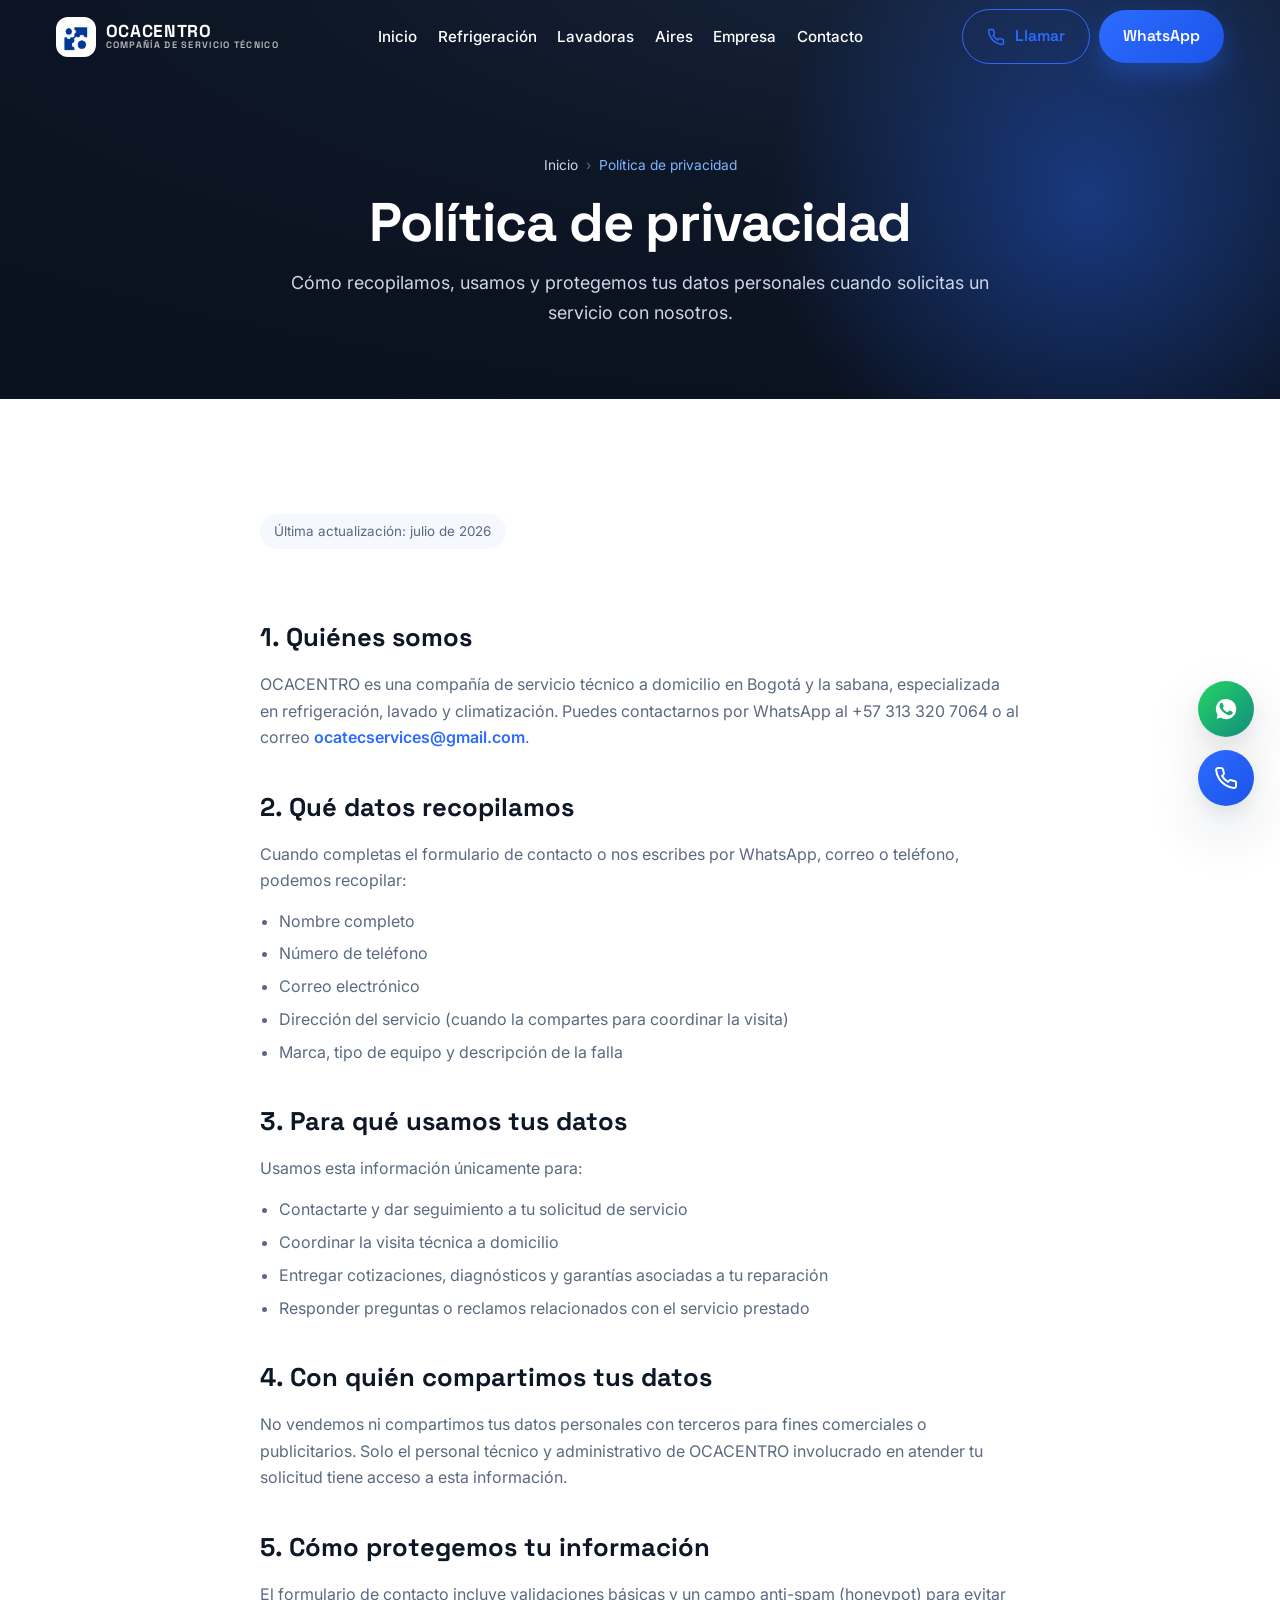
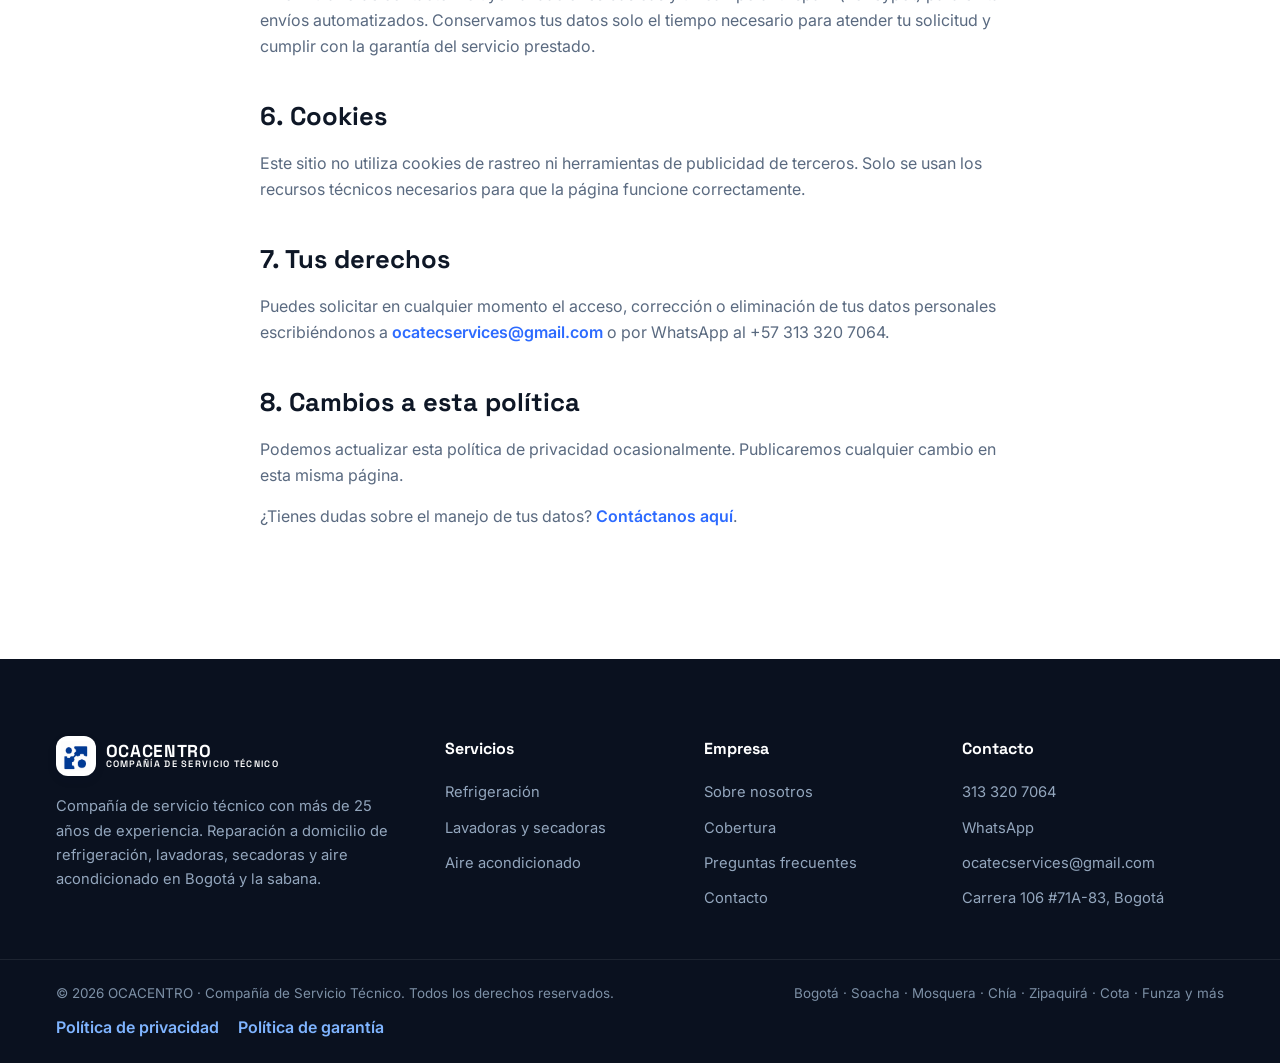
<file: politica-de-privacidad/index.html>
<!doctype html>
<html lang="es">
<head>
  <meta charset="UTF-8" />
  <meta name="viewport" content="width=device-width, initial-scale=1.0" />
  <meta name="theme-color" content="#0E1726" />

  <title>Política de Privacidad | OCACENTRO — Servicio Técnico en Bogotá</title>
  <meta name="description" content="Política de privacidad de OCACENTRO: cómo recopilamos, usamos y protegemos tus datos personales al solicitar un servicio técnico a domicilio en Bogotá." />
  <meta name="robots" content="index, follow, max-image-preview:large" />
  <link rel="canonical" href="https://ocacentrosas.com/politica-de-privacidad/" />

  <meta property="og:type" content="website" />
  <meta property="og:locale" content="es_CO" />
  <meta property="og:site_name" content="OCACENTRO — Compañía de Servicio Técnico" />
  <meta property="og:title" content="Política de Privacidad | OCACENTRO" />
  <meta property="og:description" content="Cómo recopilamos, usamos y protegemos tus datos personales." />
  <meta property="og:url" content="https://ocacentrosas.com/politica-de-privacidad/" />
  <meta property="og:image" content="https://ocacentrosas.com/assets/images/og-image.jpg" />
  <meta name="twitter:card" content="summary_large_image" />

  <link rel="manifest" href="../manifest.json" />
  <link rel="icon" href="../favicon.svg" type="image/svg+xml" />
  <link rel="icon" href="../favicon.ico" sizes="any" />
  <link rel="apple-touch-icon" href="../assets/icons/apple-touch-icon.png" />

  <link rel="preconnect" href="https://fonts.googleapis.com" />
  <link rel="preconnect" href="https://fonts.gstatic.com" crossorigin />
  <link rel="preload" as="style" href="https://fonts.googleapis.com/css2?family=Inter:wght@400;500;600;700&family=Space+Grotesk:wght@500;600;700&display=swap" onload="this.onload=null;this.rel='stylesheet'" />
  <noscript><link rel="stylesheet" href="https://fonts.googleapis.com/css2?family=Inter:wght@400;500;600;700&family=Space+Grotesk:wght@500;600;700&display=swap" /></noscript>

  <style>
    :root{--c-navy:#0E1726;--c-blue:#2D6BFF;--c-blue-600:#1B54E8;--c-green:#22C15E;--c-white:#fff;--c-mist:#F5F8FC;--c-line:#E5EAF1;--c-muted:#5A6A80;--c-text:#0E1726;
      --font-head:'Space Grotesk',system-ui,sans-serif;--font-body:'Inter',system-ui,sans-serif;--nav-h:74px;}
    *,*::before,*::after{box-sizing:border-box;margin:0;padding:0}
    html{scroll-behavior:smooth;scroll-padding-top:calc(var(--nav-h) + 12px)}
    body{font-family:var(--font-body);color:var(--c-text);background:var(--c-white);line-height:1.6;-webkit-font-smoothing:antialiased;overflow-x:hidden}
    img,svg{display:block;max-width:100%}a{color:inherit;text-decoration:none}
    .container{width:100%;max-width:1240px;margin-inline:auto;padding-inline:clamp(1.1rem,4vw,2.25rem)}
    .nav{position:fixed;inset:0 0 auto 0;height:var(--nav-h);z-index:1000;display:flex;align-items:center;transition:background .35s ease,box-shadow .35s ease}
    .nav__inner{display:flex;align-items:center;justify-content:space-between;width:100%;max-width:1240px;margin-inline:auto;padding-inline:clamp(1.1rem,4vw,2.25rem)}
    .page-hero{position:relative;padding-top:calc(var(--nav-h) + clamp(2.5rem,7vw,5rem));padding-bottom:clamp(2.5rem,6vw,4.5rem);background:radial-gradient(120% 120% at 80% -10%,#17253F 0%,#0E1726 48%,#0A111F 100%);color:#fff;text-align:center;overflow:hidden}
  </style>
  <link rel="stylesheet" href="../css/styles.css" />
  <link rel="stylesheet" href="../css/animations.css" />
  <link rel="stylesheet" href="../css/responsive.css" />

  <script type="application/ld+json">
  {"@context":"https://schema.org","@type":"BreadcrumbList","itemListElement":[
    {"@type":"ListItem","position":1,"name":"Inicio","item":"https://ocacentrosas.com/"},
    {"@type":"ListItem","position":2,"name":"Política de privacidad","item":"https://ocacentrosas.com/politica-de-privacidad/"}]}
  </script>
</head>

<body data-page="politica-privacidad">
  <div class="scroll-progress" role="progressbar" aria-label="Progreso de lectura" aria-hidden="true"><span class="scroll-progress__bar" id="scrollProgressBar"></span></div>
  <a class="skip-link" href="#contenido">Saltar al contenido principal</a>

  <header>
    <nav class="nav" id="navbar" aria-label="Navegación principal">
      <div class="nav__scrim" id="navScrim" aria-hidden="true"></div>
      <div class="nav__inner">
        <a class="brand" href="../" aria-label="OCACENTRO — inicio">
          <span class="brand__mark" aria-hidden="true"><img src="../assets/images/logo-icon.png" alt="" width="24" height="24" /></span>
          <span class="brand__text"><strong>OCACENTRO</strong>Compañía de Servicio Técnico</span>
        </a>
        <ul class="nav__links" id="navLinks">
          <li><a href="../">Inicio</a></li>
          <li><a href="../refrigeracion/">Refrigeración</a></li>
          <li><a href="../lavadoras/">Lavadoras</a></li>
          <li><a href="../aires-acondicionados/">Aires</a></li>
          <li><a href="../empresa/">Empresa</a></li>
          <li><a href="../contacto/">Contacto</a></li>
        </ul>
        <div class="nav__cta">
          <a class="btn btn--ghost" href="tel:+573133207064"><svg width="18" height="18" viewBox="0 0 24 24" fill="none" stroke="currentColor" stroke-width="2" stroke-linecap="round" stroke-linejoin="round" aria-hidden="true"><path d="M22 16.92v3a2 2 0 0 1-2.18 2 19.79 19.79 0 0 1-8.63-3.07 19.5 19.5 0 0 1-6-6 19.79 19.79 0 0 1-3.07-8.67A2 2 0 0 1 4.11 2h3a2 2 0 0 1 2 1.72c.13.96.36 1.9.7 2.81a2 2 0 0 1-.45 2.11L8.09 9.91a16 16 0 0 0 6 6l1.27-1.27a2 2 0 0 1 2.11-.45c.9.34 1.85.57 2.81.7A2 2 0 0 1 22 16.92z"/></svg>Llamar</a>
          <a class="btn btn--primary" href="https://wa.me/573133207064?text=Hola,%20necesito%20servicio%20t%C3%A9cnico%20a%20domicilio" target="_blank" rel="noopener">WhatsApp</a>
        </div>
        <button class="nav__toggle" id="navToggle" aria-label="Abrir menú" aria-expanded="false" aria-controls="navLinks"><span></span><span></span><span></span></button>
      </div>
    </nav>
  </header>

  <main id="contenido">
    <section class="page-hero">
      <div class="container page-hero__inner">
        <ol class="breadcrumbs reveal" data-reveal aria-label="Ruta de navegación">
          <li><a href="../">Inicio</a></li>
          <li><a href="../politica-de-privacidad/" aria-current="page">Política de privacidad</a></li>
        </ol>
        <h1 class="reveal" data-reveal data-reveal-delay="60">Política de privacidad</h1>
        <p class="reveal" data-reveal data-reveal-delay="120">Cómo recopilamos, usamos y protegemos tus datos personales cuando solicitas un servicio con nosotros.</p>
      </div>
    </section>

    <section class="section">
      <div class="container">
        <article class="legal-content reveal" data-reveal>
          <span class="legal-updated">Última actualización: julio de 2026</span>

          <h2>1. Quiénes somos</h2>
          <p>OCACENTRO es una compañía de servicio técnico a domicilio en Bogotá y la sabana, especializada en refrigeración, lavado y climatización. Puedes contactarnos por WhatsApp al +57 313 320 7064 o al correo <a href="mailto:ocatecservices@gmail.com">ocatecservices@gmail.com</a>.</p>

          <h2>2. Qué datos recopilamos</h2>
          <p>Cuando completas el formulario de contacto o nos escribes por WhatsApp, correo o teléfono, podemos recopilar:</p>
          <ul>
            <li>Nombre completo</li>
            <li>Número de teléfono</li>
            <li>Correo electrónico</li>
            <li>Dirección del servicio (cuando la compartes para coordinar la visita)</li>
            <li>Marca, tipo de equipo y descripción de la falla</li>
          </ul>

          <h2>3. Para qué usamos tus datos</h2>
          <p>Usamos esta información únicamente para:</p>
          <ul>
            <li>Contactarte y dar seguimiento a tu solicitud de servicio</li>
            <li>Coordinar la visita técnica a domicilio</li>
            <li>Entregar cotizaciones, diagnósticos y garantías asociadas a tu reparación</li>
            <li>Responder preguntas o reclamos relacionados con el servicio prestado</li>
          </ul>

          <h2>4. Con quién compartimos tus datos</h2>
          <p>No vendemos ni compartimos tus datos personales con terceros para fines comerciales o publicitarios. Solo el personal técnico y administrativo de OCACENTRO involucrado en atender tu solicitud tiene acceso a esta información.</p>

          <h2>5. Cómo protegemos tu información</h2>
          <p>El formulario de contacto incluye validaciones básicas y un campo anti-spam (honeypot) para evitar envíos automatizados. Conservamos tus datos solo el tiempo necesario para atender tu solicitud y cumplir con la garantía del servicio prestado.</p>

          <h2>6. Cookies</h2>
          <p>Este sitio no utiliza cookies de rastreo ni herramientas de publicidad de terceros. Solo se usan los recursos técnicos necesarios para que la página funcione correctamente.</p>

          <h2>7. Tus derechos</h2>
          <p>Puedes solicitar en cualquier momento el acceso, corrección o eliminación de tus datos personales escribiéndonos a <a href="mailto:ocatecservices@gmail.com">ocatecservices@gmail.com</a> o por WhatsApp al +57 313 320 7064.</p>

          <h2>8. Cambios a esta política</h2>
          <p>Podemos actualizar esta política de privacidad ocasionalmente. Publicaremos cualquier cambio en esta misma página.</p>

          <p>¿Tienes dudas sobre el manejo de tus datos? <a href="../contacto/">Contáctanos aquí</a>.</p>
        </article>
      </div>
    </section>
  </main>

  <footer class="footer">
    <div class="container footer__grid">
      <div class="footer__brand">
        <a class="brand brand--footer" href="../"><span class="brand__mark" aria-hidden="true"><img src="../assets/images/logo-icon.png" alt="" width="22" height="22" /></span><span class="brand__text"><strong>OCACENTRO</strong>Compañía de Servicio Técnico</span></a>
        <p class="footer__desc">Compañía de servicio técnico con más de 25 años de experiencia. Reparación a domicilio de refrigeración, lavadoras, secadoras y aire acondicionado en Bogotá y la sabana.</p>
      </div>
      <nav class="footer__col" aria-label="Servicios">
        <h4>Servicios</h4>
        <ul>
          <li><a href="../refrigeracion/">Refrigeración</a></li>
          <li><a href="../lavadoras/">Lavadoras y secadoras</a></li>
          <li><a href="../aires-acondicionados/">Aire acondicionado</a></li>
        </ul>
      </nav>
      <nav class="footer__col" aria-label="Empresa">
        <h4>Empresa</h4>
        <ul>
          <li><a href="../empresa/">Sobre nosotros</a></li>
          <li><a href="../empresa/#cobertura">Cobertura</a></li>
          <li><a href="../empresa/#faq">Preguntas frecuentes</a></li>
          <li><a href="../contacto/">Contacto</a></li>
        </ul>
      </nav>
      <div class="footer__col">
        <h4>Contacto</h4>
        <ul>
          <li><a href="tel:+573133207064">313 320 7064</a></li>
          <li><a href="https://wa.me/573133207064" target="_blank" rel="noopener">WhatsApp</a></li>
          <li><a href="mailto:ocatecservices@gmail.com">ocatecservices@gmail.com</a></li>
          <li>Carrera 106 #71A-83, Bogotá</li>
        </ul>
      </div>
    </div>
    <div class="footer__bottom">
      <div class="container footer__bottom-inner">
        <p>© <span id="year">2025</span> OCACENTRO · Compañía de Servicio Técnico. Todos los derechos reservados.</p>
        <p>Bogotá · Soacha · Mosquera · Chía · Zipaquirá · Cota · Funza y más</p>
        <nav class="footer__legal" aria-label="Legal">
          <a href="../politica-de-privacidad/" aria-current="page">Política de privacidad</a>
          <a href="../politica-de-garantia/">Política de garantía</a>
        </nav>
      </div>
    </div>
  </footer>

  <div class="floating-actions" aria-label="Acciones rápidas">
    <a class="fab fab--wa" href="https://wa.me/573133207064?text=Hola,%20necesito%20servicio%20t%C3%A9cnico%20a%20domicilio" target="_blank" rel="noopener" aria-label="Escribir por WhatsApp"><svg width="26" height="26" viewBox="0 0 24 24" fill="currentColor" aria-hidden="true"><path d="M17.47 14.38c-.3-.15-1.76-.87-2.03-.97-.27-.1-.47-.15-.67.15-.2.3-.77.97-.94 1.17-.17.2-.35.22-.65.07-.3-.15-1.26-.46-2.4-1.48-.89-.79-1.49-1.77-1.66-2.07-.17-.3-.02-.46.13-.61.13-.13.3-.35.45-.52.15-.17.2-.3.3-.5.1-.2.05-.37-.02-.52-.07-.15-.67-1.62-.92-2.22-.24-.58-.49-.5-.67-.51h-.57c-.2 0-.52.07-.8.37-.27.3-1.05 1.02-1.05 2.5 0 1.47 1.08 2.9 1.23 3.1.15.2 2.12 3.24 5.14 4.54.72.31 1.28.5 1.71.63.72.23 1.38.2 1.9.12.58-.09 1.76-.72 2.01-1.42.25-.7.25-1.29.17-1.42-.07-.13-.27-.2-.57-.35zM12.04 21.5a9.4 9.4 0 0 1-4.81-1.32l-.34-.2-3.57.94.95-3.48-.22-.36A9.42 9.42 0 1 1 12.04 21.5z"/></svg></a>
    <a class="fab fab--call" href="tel:+573133207064" aria-label="Llamar ahora"><svg width="24" height="24" viewBox="0 0 24 24" fill="none" stroke="currentColor" stroke-width="2" stroke-linecap="round" stroke-linejoin="round" aria-hidden="true"><path d="M22 16.92v3a2 2 0 0 1-2.18 2 19.79 19.79 0 0 1-8.63-3.07 19.5 19.5 0 0 1-6-6 19.79 19.79 0 0 1-3.07-8.67A2 2 0 0 1 4.11 2h3a2 2 0 0 1 2 1.72c.13.96.36 1.9.7 2.81a2 2 0 0 1-.45 2.11L8.09 9.91a16 16 0 0 0 6 6l1.27-1.27a2 2 0 0 1 2.11-.45c.9.34 1.85.57 2.81.7A2 2 0 0 1 22 16.92z"/></svg></a>
    <button class="fab fab--top" id="backToTop" aria-label="Volver arriba"><svg width="24" height="24" viewBox="0 0 24 24" fill="none" stroke="currentColor" stroke-width="2" stroke-linecap="round" stroke-linejoin="round" aria-hidden="true"><path d="M12 19V5M5 12l7-7 7 7"/></svg></button>
  </div>

  <script src="../js/main.js" defer></script>
  <script src="../js/animations.js" defer></script>
  <script src="../js/ui.js" defer></script>
</body>
</html>
</file>
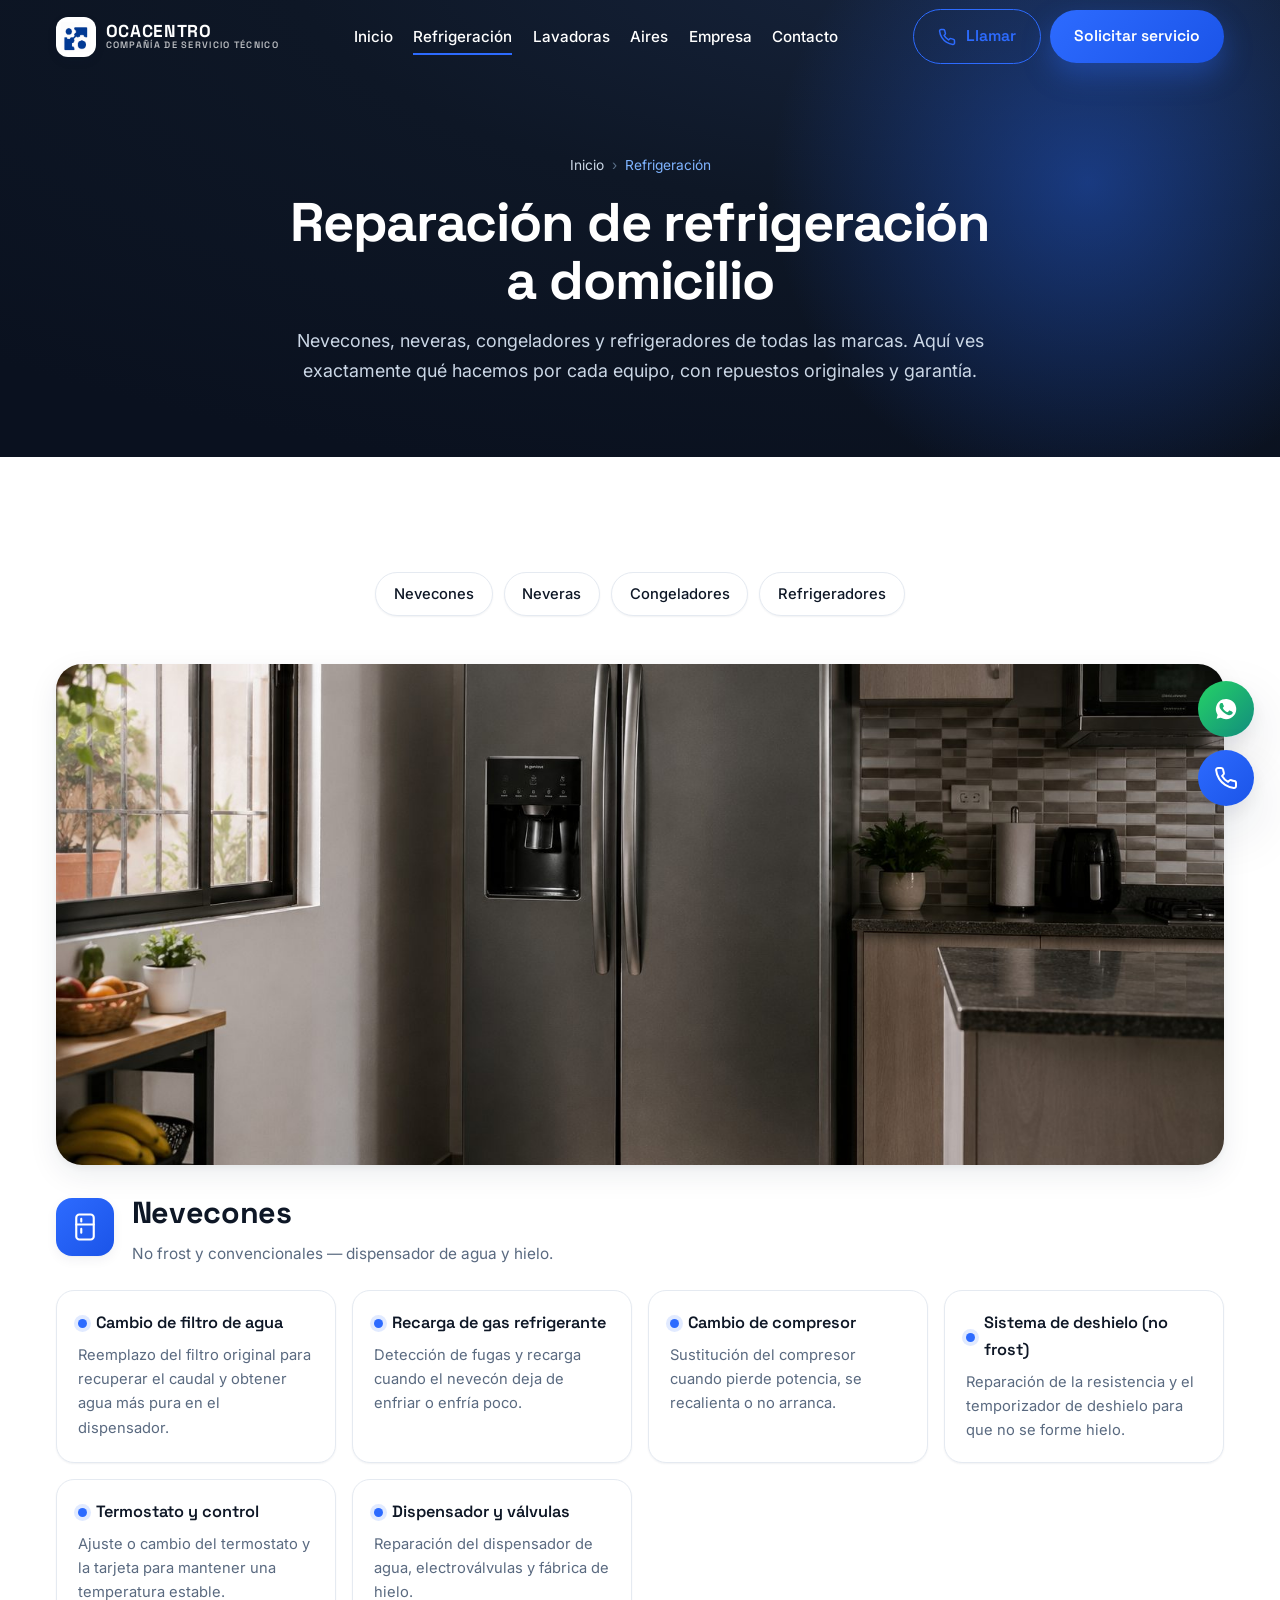
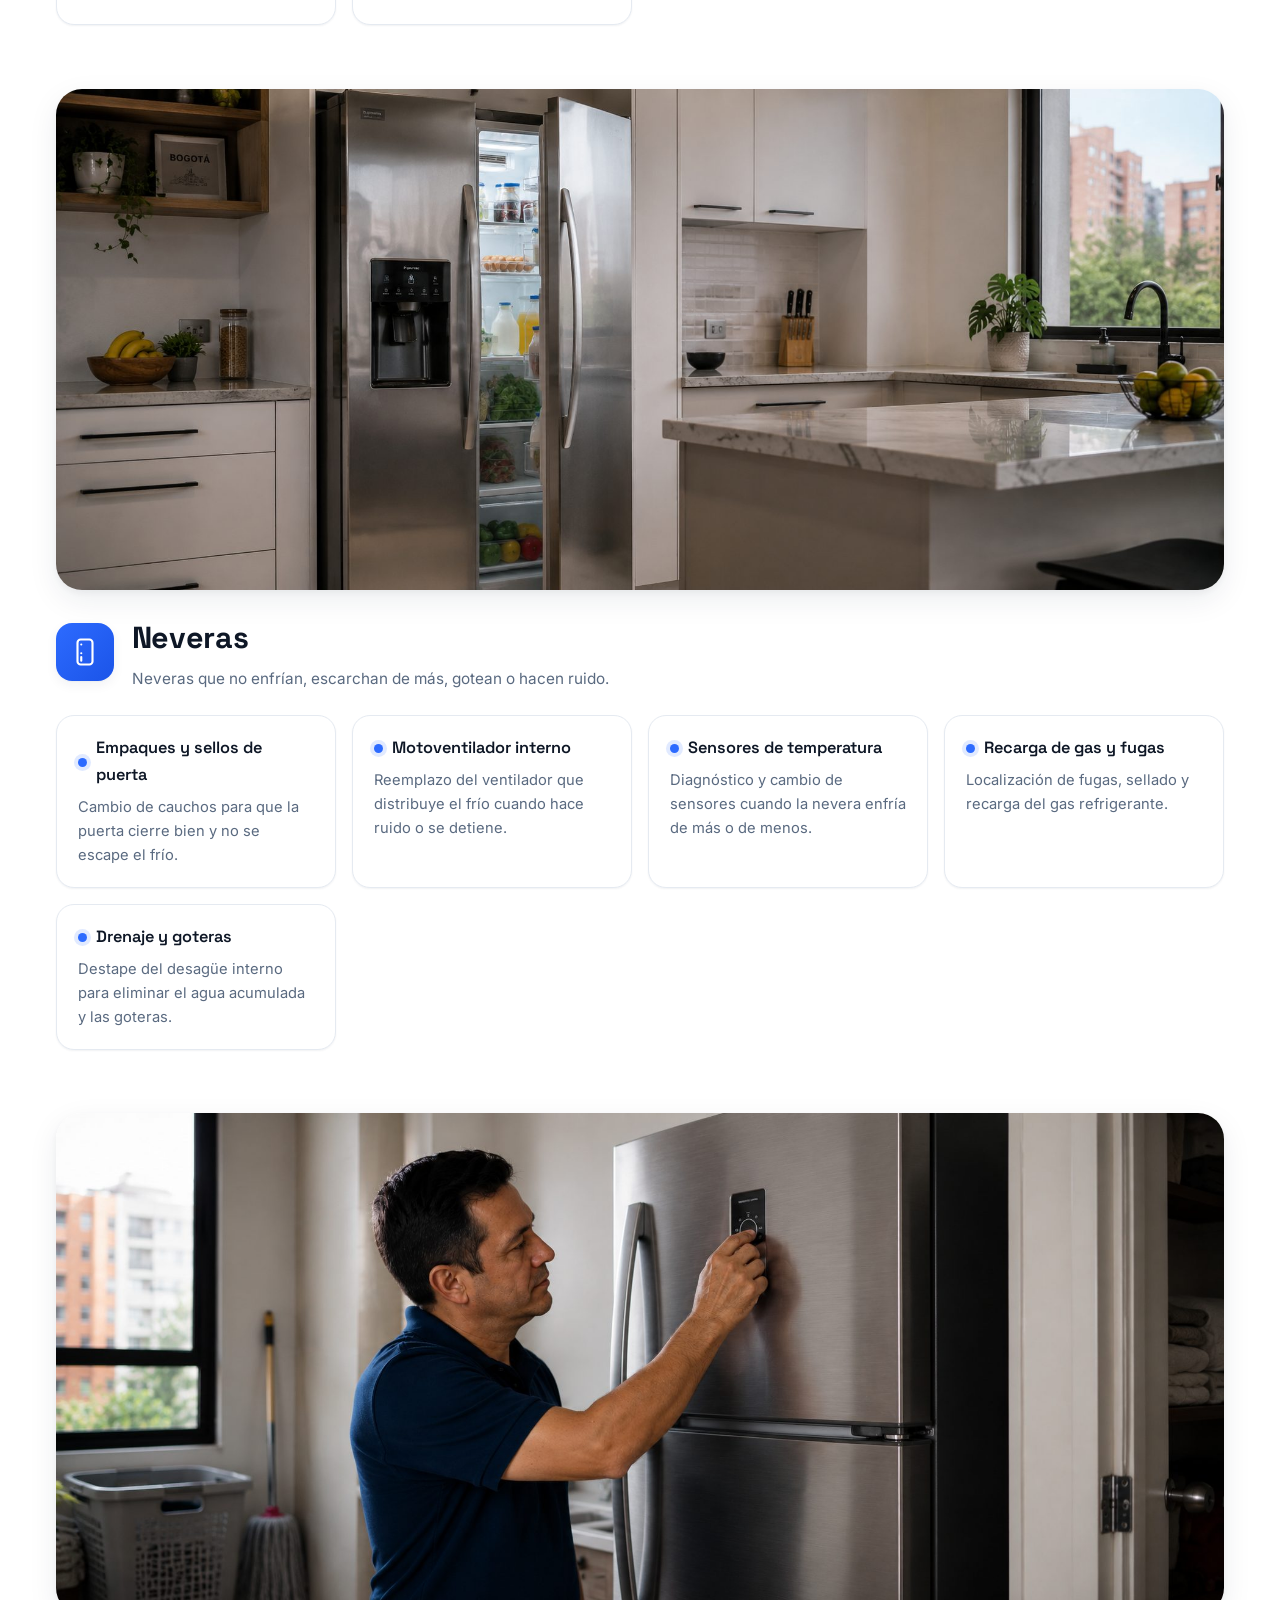
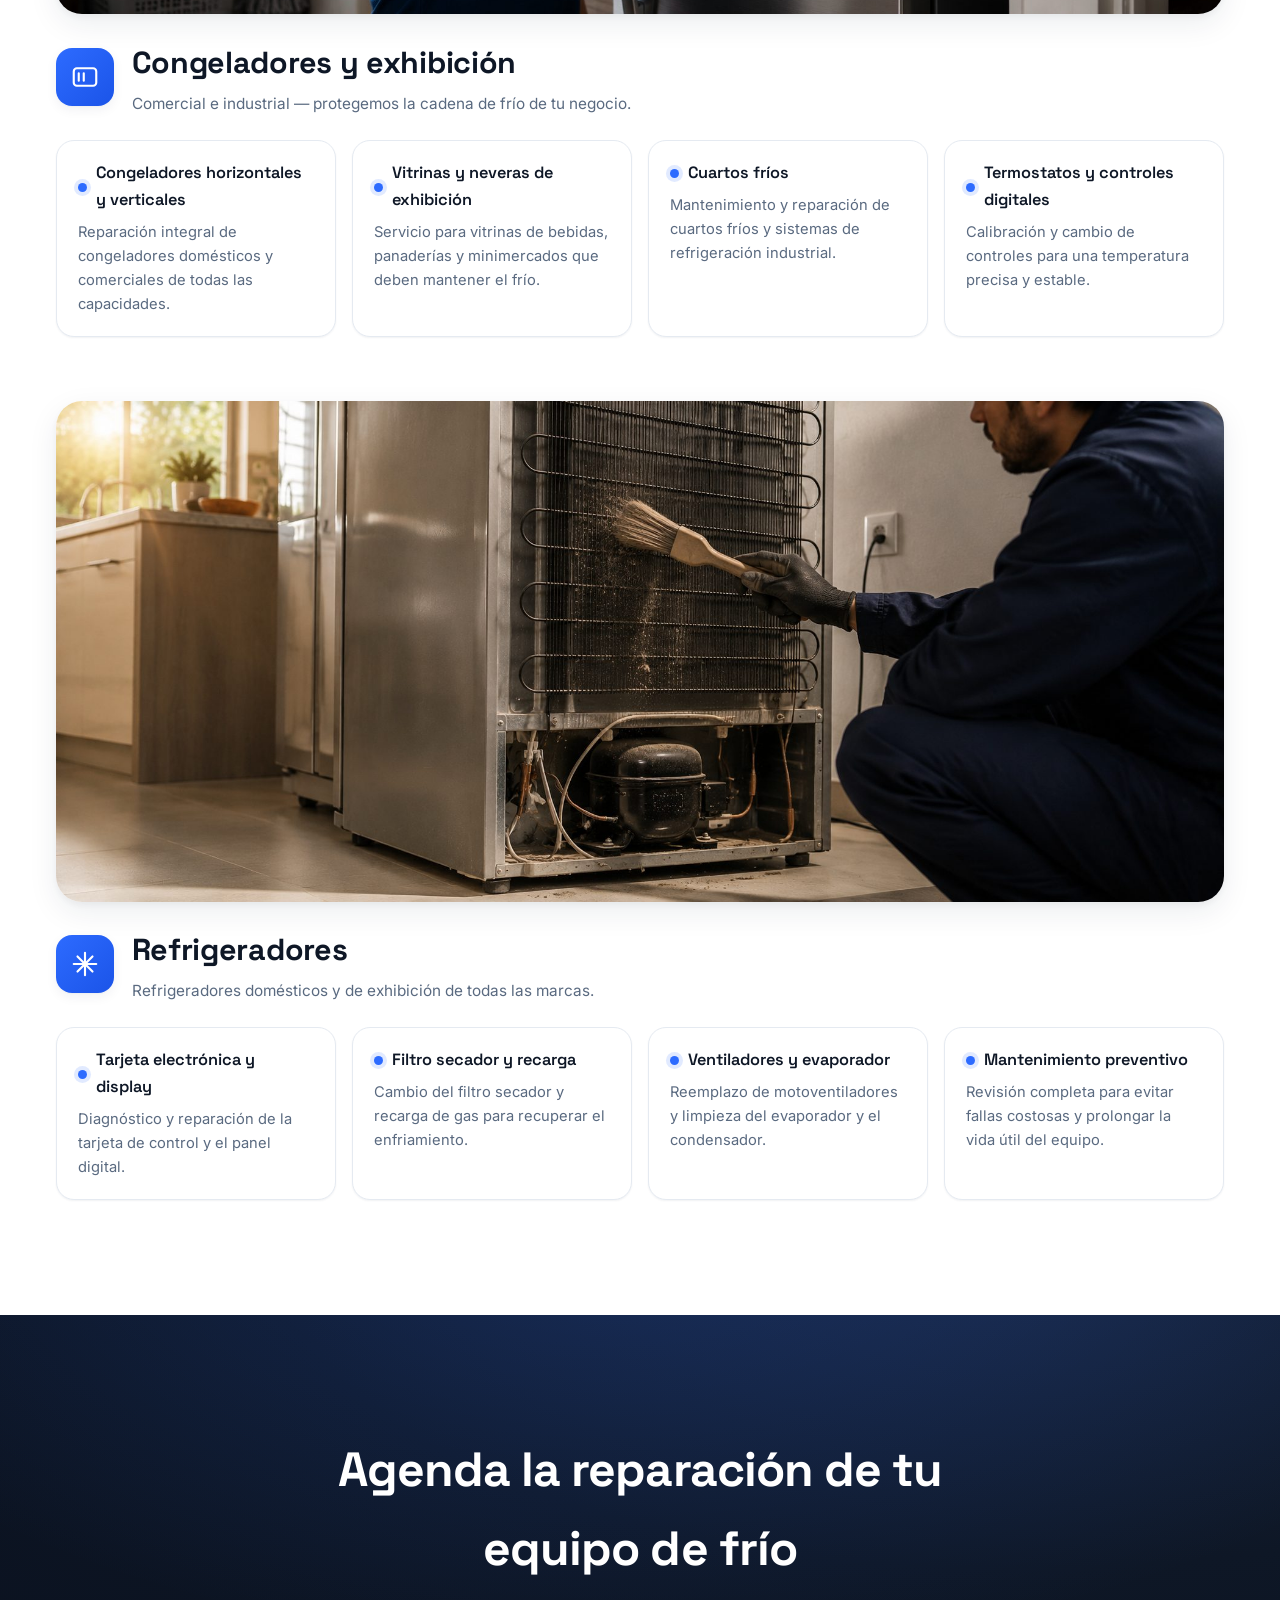
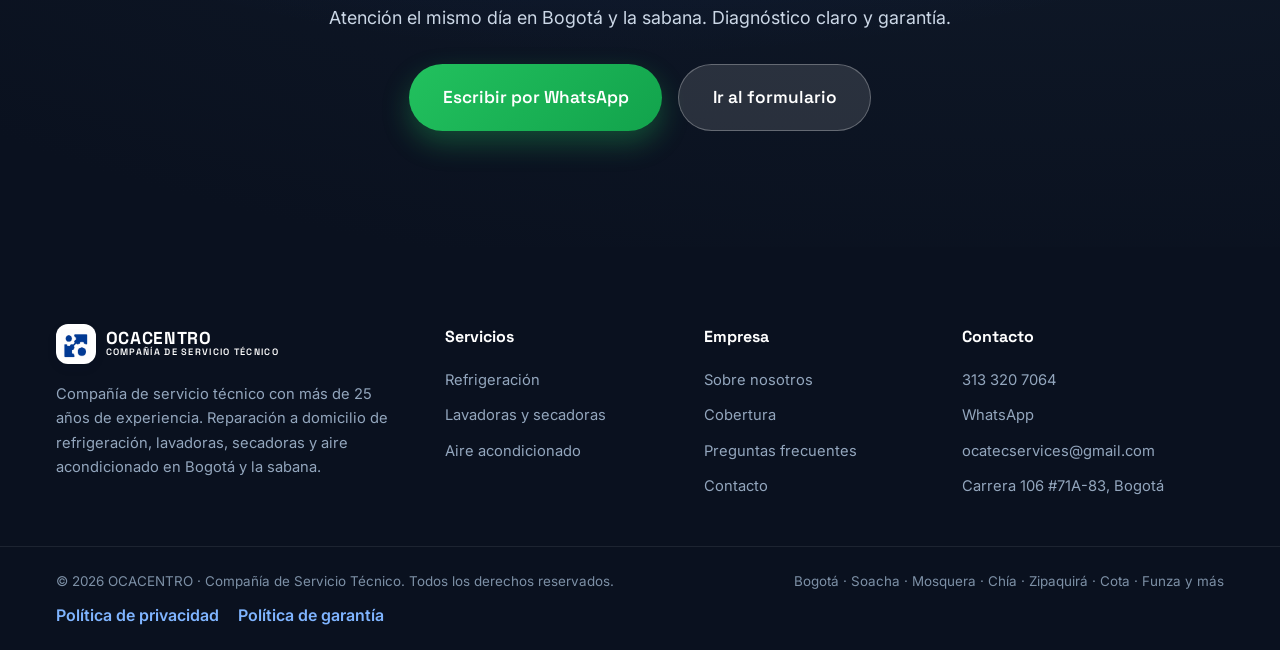
<file: refrigeracion/index.html>
<!doctype html>
<html lang="es">
<head>
  <meta charset="UTF-8" />
  <meta name="viewport" content="width=device-width, initial-scale=1.0" />
  <meta name="theme-color" content="#0E1726" />

  <title>Reparación de Refrigeración en Bogotá | Nevecones, Neveras y Congeladores — OCACENTRO</title>
  <meta name="description" content="Servicio técnico de refrigeración a domicilio en Bogotá: nevecones, neveras, congeladores y refrigeradores. Cambio de filtro, recarga de gas, compresor, deshielo, termostato y más. Garantía en cada reparación." />
  <meta name="robots" content="index, follow, max-image-preview:large" />
  <link rel="canonical" href="https://ocacentrosas.com/refrigeracion/" />

  <meta property="og:type" content="website" />
  <meta property="og:locale" content="es_CO" />
  <meta property="og:site_name" content="OCACENTRO — Compañía de Servicio Técnico" />
  <meta property="og:title" content="Reparación de Refrigeración en Bogotá | OCACENTRO" />
  <meta property="og:description" content="Nevecones, neveras, congeladores y refrigeradores. Cambio de filtro, recarga de gas, compresor y más. A domicilio con garantía." />
  <meta property="og:url" content="https://ocacentrosas.com/refrigeracion/" />
  <meta property="og:image" content="https://ocacentrosas.com/assets/images/og-image.jpg" />
  <meta name="twitter:card" content="summary_large_image" />

  <link rel="manifest" href="../manifest.json" />
  <link rel="icon" href="../favicon.svg" type="image/svg+xml" />
  <link rel="icon" href="../favicon.ico" sizes="any" />
  <link rel="apple-touch-icon" href="../assets/icons/apple-touch-icon.png" />

  <link rel="preconnect" href="https://fonts.googleapis.com" />
  <link rel="preconnect" href="https://fonts.gstatic.com" crossorigin />
  <link rel="preload" as="style" href="https://fonts.googleapis.com/css2?family=Inter:wght@400;500;600;700&family=Space+Grotesk:wght@500;600;700&display=swap" onload="this.onload=null;this.rel='stylesheet'" />
  <noscript><link rel="stylesheet" href="https://fonts.googleapis.com/css2?family=Inter:wght@400;500;600;700&family=Space+Grotesk:wght@500;600;700&display=swap" /></noscript>

  <style>
    :root{--c-navy:#0E1726;--c-blue:#2D6BFF;--c-blue-600:#1B54E8;--c-green:#22C15E;--c-white:#fff;--c-mist:#F5F8FC;--c-line:#E5EAF1;--c-muted:#5A6A80;--c-text:#0E1726;
      --font-head:'Space Grotesk',system-ui,sans-serif;--font-body:'Inter',system-ui,sans-serif;--nav-h:74px;}
    *,*::before,*::after{box-sizing:border-box;margin:0;padding:0}
    html{scroll-behavior:smooth;scroll-padding-top:calc(var(--nav-h) + 12px)}
    body{font-family:var(--font-body);color:var(--c-text);background:var(--c-white);line-height:1.6;-webkit-font-smoothing:antialiased;overflow-x:hidden}
    img,svg{display:block;max-width:100%}a{color:inherit;text-decoration:none}
    .container{width:100%;max-width:1240px;margin-inline:auto;padding-inline:clamp(1.1rem,4vw,2.25rem)}
    .nav{position:fixed;inset:0 0 auto 0;height:var(--nav-h);z-index:1000;display:flex;align-items:center;transition:background .35s ease,box-shadow .35s ease}
    .nav__inner{display:flex;align-items:center;justify-content:space-between;width:100%;max-width:1240px;margin-inline:auto;padding-inline:clamp(1.1rem,4vw,2.25rem)}
    .page-hero{position:relative;padding-top:calc(var(--nav-h) + clamp(2.5rem,7vw,5rem));padding-bottom:clamp(2.5rem,6vw,4.5rem);background:radial-gradient(120% 120% at 80% -10%,#17253F 0%,#0E1726 48%,#0A111F 100%);color:#fff;text-align:center;overflow:hidden}
  </style>
  <link rel="stylesheet" href="../css/styles.css" />
  <link rel="stylesheet" href="../css/animations.css" />
  <link rel="stylesheet" href="../css/responsive.css" />

  <script type="application/ld+json">
  {"@context":"https://schema.org","@type":"BreadcrumbList","itemListElement":[
    {"@type":"ListItem","position":1,"name":"Inicio","item":"https://ocacentrosas.com/"},
    {"@type":"ListItem","position":2,"name":"Refrigeración","item":"https://ocacentrosas.com/refrigeracion/"}]}
  </script>
</head>

<body data-page="refrigeracion">
  <div class="scroll-progress" role="progressbar" aria-label="Progreso de lectura" aria-hidden="true"><span class="scroll-progress__bar" id="scrollProgressBar"></span></div>
  <a class="skip-link" href="#contenido">Saltar al contenido principal</a>

  <header>
    <nav class="nav" id="navbar" aria-label="Navegación principal">
      <div class="nav__scrim" id="navScrim" aria-hidden="true"></div>
      <div class="nav__inner">
        <a class="brand" href="../" aria-label="OCACENTRO — inicio">
          <span class="brand__mark" aria-hidden="true"><img src="../assets/images/logo-icon.png" alt="" width="24" height="24" /></span>
          <span class="brand__text"><strong>OCACENTRO</strong>Compañía de Servicio Técnico</span>
        </a>
        <ul class="nav__links" id="navLinks">
          <li><a href="../">Inicio</a></li>
          <li><a href="../refrigeracion/" aria-current="page">Refrigeración</a></li>
          <li><a href="../lavadoras/">Lavadoras</a></li>
          <li><a href="../aires-acondicionados/">Aires</a></li>
          <li><a href="../empresa/">Empresa</a></li>
          <li><a href="../contacto/">Contacto</a></li>
        </ul>
        <div class="nav__cta">
          <a class="btn btn--ghost" href="tel:+573133207064"><svg width="18" height="18" viewBox="0 0 24 24" fill="none" stroke="currentColor" stroke-width="2" stroke-linecap="round" stroke-linejoin="round" aria-hidden="true"><path d="M22 16.92v3a2 2 0 0 1-2.18 2 19.79 19.79 0 0 1-8.63-3.07 19.5 19.5 0 0 1-6-6 19.79 19.79 0 0 1-3.07-8.67A2 2 0 0 1 4.11 2h3a2 2 0 0 1 2 1.72c.13.96.36 1.9.7 2.81a2 2 0 0 1-.45 2.11L8.09 9.91a16 16 0 0 0 6 6l1.27-1.27a2 2 0 0 1 2.11-.45c.9.34 1.85.57 2.81.7A2 2 0 0 1 22 16.92z"/></svg>Llamar</a>
          <a class="btn btn--primary" href="../contacto/">Solicitar servicio</a>
        </div>
        <button class="nav__toggle" id="navToggle" aria-label="Abrir menú" aria-expanded="false" aria-controls="navLinks"><span></span><span></span><span></span></button>
      </div>
    </nav>
  </header>

  <main id="contenido">
    <section class="page-hero">
      <div class="container page-hero__inner">
        <ol class="breadcrumbs reveal" data-reveal aria-label="Ruta de navegación">
          <li><a href="../">Inicio</a></li>
          <li><a href="../refrigeracion/" aria-current="page">Refrigeración</a></li>
        </ol>
        <h1 class="reveal" data-reveal data-reveal-delay="60">Reparación de refrigeración a domicilio</h1>
        <p class="reveal" data-reveal data-reveal-delay="120">Nevecones, neveras, congeladores y refrigeradores de todas las marcas. Aquí ves exactamente qué hacemos por cada equipo, con repuestos originales y garantía.</p>
      </div>
    </section>

    <section class="section">
      <div class="container">
        <ul class="chips svc-jump reveal" data-reveal aria-label="Ir a cada equipo">
          <li class="chip"><a href="#nevecones">Nevecones</a></li>
          <li class="chip"><a href="#neveras">Neveras</a></li>
          <li class="chip"><a href="#congeladores">Congeladores</a></li>
          <li class="chip"><a href="#refrigeradores">Refrigeradores</a></li>
        </ul>

        <!-- NEVECONES -->
        <div class="svc-block" id="nevecones">
          <div class="svc-block__media reveal" data-reveal><img src="../assets/images/equipos/nevecon.jpg" alt="Nevecones — foto de ejemplo" width="1536" height="1024" loading="lazy" decoding="async" /></div>
          <div class="svc-block__head reveal" data-reveal>
            <span class="svc-block__icon" aria-hidden="true"><svg viewBox="0 0 24 24" fill="none" stroke="currentColor" stroke-width="1.7" stroke-linecap="round" stroke-linejoin="round"><rect x="5" y="2" width="14" height="20" rx="2.5"/><path d="M5 10h14M9 5.5v2M9 13.5v3"/></svg></span>
            <div class="svc-block__titles"><h2>Nevecones</h2><p>No frost y convencionales — dispensador de agua y hielo.</p></div>
          </div>
          <div class="svc-tasks">
            <div class="svc-task reveal" data-reveal><strong>Cambio de filtro de agua</strong><p>Reemplazo del filtro original para recuperar el caudal y obtener agua más pura en el dispensador.</p></div>
            <div class="svc-task reveal" data-reveal data-reveal-delay="60"><strong>Recarga de gas refrigerante</strong><p>Detección de fugas y recarga cuando el nevecón deja de enfriar o enfría poco.</p></div>
            <div class="svc-task reveal" data-reveal data-reveal-delay="120"><strong>Cambio de compresor</strong><p>Sustitución del compresor cuando pierde potencia, se recalienta o no arranca.</p></div>
            <div class="svc-task reveal" data-reveal data-reveal-delay="180"><strong>Sistema de deshielo (no frost)</strong><p>Reparación de la resistencia y el temporizador de deshielo para que no se forme hielo.</p></div>
            <div class="svc-task reveal" data-reveal data-reveal-delay="240"><strong>Termostato y control</strong><p>Ajuste o cambio del termostato y la tarjeta para mantener una temperatura estable.</p></div>
            <div class="svc-task reveal" data-reveal data-reveal-delay="300"><strong>Dispensador y válvulas</strong><p>Reparación del dispensador de agua, electroválvulas y fábrica de hielo.</p></div>
          </div>
        </div>

        <!-- NEVERAS -->
        <div class="svc-block" id="neveras">
          <div class="svc-block__media reveal" data-reveal><img src="../assets/images/equipos/nevera.jpg" alt="Neveras — foto de ejemplo" width="1913" height="822" loading="lazy" decoding="async" /></div>
          <div class="svc-block__head reveal" data-reveal>
            <span class="svc-block__icon" aria-hidden="true"><svg viewBox="0 0 24 24" fill="none" stroke="currentColor" stroke-width="1.7" stroke-linecap="round" stroke-linejoin="round"><rect x="6" y="2" width="12" height="20" rx="2.5"/><path d="M9 6h.01M9 13h.01M9 16v3"/></svg></span>
            <div class="svc-block__titles"><h2>Neveras</h2><p>Neveras que no enfrían, escarchan de más, gotean o hacen ruido.</p></div>
          </div>
          <div class="svc-tasks">
            <div class="svc-task reveal" data-reveal><strong>Empaques y sellos de puerta</strong><p>Cambio de cauchos para que la puerta cierre bien y no se escape el frío.</p></div>
            <div class="svc-task reveal" data-reveal data-reveal-delay="60"><strong>Motoventilador interno</strong><p>Reemplazo del ventilador que distribuye el frío cuando hace ruido o se detiene.</p></div>
            <div class="svc-task reveal" data-reveal data-reveal-delay="120"><strong>Sensores de temperatura</strong><p>Diagnóstico y cambio de sensores cuando la nevera enfría de más o de menos.</p></div>
            <div class="svc-task reveal" data-reveal data-reveal-delay="180"><strong>Recarga de gas y fugas</strong><p>Localización de fugas, sellado y recarga del gas refrigerante.</p></div>
            <div class="svc-task reveal" data-reveal data-reveal-delay="240"><strong>Drenaje y goteras</strong><p>Destape del desagüe interno para eliminar el agua acumulada y las goteras.</p></div>
          </div>
        </div>

        <!-- CONGELADORES -->
        <div class="svc-block" id="congeladores">
          <div class="svc-block__media reveal" data-reveal><img src="../assets/images/equipos/congelador.jpg" alt="Congeladores — foto de ejemplo" width="1915" height="821" loading="lazy" decoding="async" /></div>
          <div class="svc-block__head reveal" data-reveal>
            <span class="svc-block__icon" aria-hidden="true"><svg viewBox="0 0 24 24" fill="none" stroke="currentColor" stroke-width="1.7" stroke-linecap="round" stroke-linejoin="round"><rect x="3" y="5" width="18" height="14" rx="2.5"/><path d="M7 9v6M11 9v6"/></svg></span>
            <div class="svc-block__titles"><h2>Congeladores y exhibición</h2><p>Comercial e industrial — protegemos la cadena de frío de tu negocio.</p></div>
          </div>
          <div class="svc-tasks">
            <div class="svc-task reveal" data-reveal><strong>Congeladores horizontales y verticales</strong><p>Reparación integral de congeladores domésticos y comerciales de todas las capacidades.</p></div>
            <div class="svc-task reveal" data-reveal data-reveal-delay="60"><strong>Vitrinas y neveras de exhibición</strong><p>Servicio para vitrinas de bebidas, panaderías y minimercados que deben mantener el frío.</p></div>
            <div class="svc-task reveal" data-reveal data-reveal-delay="120"><strong>Cuartos fríos</strong><p>Mantenimiento y reparación de cuartos fríos y sistemas de refrigeración industrial.</p></div>
            <div class="svc-task reveal" data-reveal data-reveal-delay="180"><strong>Termostatos y controles digitales</strong><p>Calibración y cambio de controles para una temperatura precisa y estable.</p></div>
          </div>
        </div>

        <!-- REFRIGERADORES -->
        <div class="svc-block" id="refrigeradores">
          <div class="svc-block__media reveal" data-reveal><img src="../assets/images/equipos/refrigerador.jpg" alt="Refrigeradores — foto de ejemplo" width="1915" height="821" loading="lazy" decoding="async" /></div>
          <div class="svc-block__head reveal" data-reveal>
            <span class="svc-block__icon" aria-hidden="true"><svg viewBox="0 0 24 24" fill="none" stroke="currentColor" stroke-width="1.7" stroke-linecap="round" stroke-linejoin="round"><path d="M12 3v18M3 12h18M6 6l12 12M18 6L6 18"/></svg></span>
            <div class="svc-block__titles"><h2>Refrigeradores</h2><p>Refrigeradores domésticos y de exhibición de todas las marcas.</p></div>
          </div>
          <div class="svc-tasks">
            <div class="svc-task reveal" data-reveal><strong>Tarjeta electrónica y display</strong><p>Diagnóstico y reparación de la tarjeta de control y el panel digital.</p></div>
            <div class="svc-task reveal" data-reveal data-reveal-delay="60"><strong>Filtro secador y recarga</strong><p>Cambio del filtro secador y recarga de gas para recuperar el enfriamiento.</p></div>
            <div class="svc-task reveal" data-reveal data-reveal-delay="120"><strong>Ventiladores y evaporador</strong><p>Reemplazo de motoventiladores y limpieza del evaporador y el condensador.</p></div>
            <div class="svc-task reveal" data-reveal data-reveal-delay="180"><strong>Mantenimiento preventivo</strong><p>Revisión completa para evitar fallas costosas y prolongar la vida útil del equipo.</p></div>
          </div>
        </div>
      </div>
    </section>

    <section class="section cta-band" aria-labelledby="cta-title">
      <div class="container cta-band__inner reveal" data-reveal>
        <h2 id="cta-title">Agenda la reparación de tu equipo de frío</h2>
        <p>Atención el mismo día en Bogotá y la sabana. Diagnóstico claro y garantía.</p>
        <div class="cta-band__actions">
          <a class="btn btn--wa btn--xl ripple" href="https://wa.me/573133207064?text=Hola,%20necesito%20servicio%20de%20refrigeraci%C3%B3n" target="_blank" rel="noopener">Escribir por WhatsApp</a>
          <a class="btn btn--light btn--xl ripple" href="../contacto/">Ir al formulario</a>
        </div>
      </div>
    </section>
  </main>

  <footer class="footer">
    <div class="container footer__grid">
      <div class="footer__brand">
        <a class="brand brand--footer" href="../"><span class="brand__mark" aria-hidden="true"><img src="../assets/images/logo-icon.png" alt="" width="22" height="22" /></span><span class="brand__text"><strong>OCACENTRO</strong>Compañía de Servicio Técnico</span></a>
        <p class="footer__desc">Compañía de servicio técnico con más de 25 años de experiencia. Reparación a domicilio de refrigeración, lavadoras, secadoras y aire acondicionado en Bogotá y la sabana.</p>
      </div>
      <nav class="footer__col" aria-label="Servicios">
        <h4>Servicios</h4>
        <ul>
          <li><a href="../refrigeracion/">Refrigeración</a></li>
          <li><a href="../lavadoras/">Lavadoras y secadoras</a></li>
          <li><a href="../aires-acondicionados/">Aire acondicionado</a></li>
        </ul>
      </nav>
      <nav class="footer__col" aria-label="Empresa">
        <h4>Empresa</h4>
        <ul>
          <li><a href="../empresa/">Sobre nosotros</a></li>
          <li><a href="../empresa/#cobertura">Cobertura</a></li>
          <li><a href="../empresa/#faq">Preguntas frecuentes</a></li>
          <li><a href="../contacto/">Contacto</a></li>
        </ul>
      </nav>
      <div class="footer__col">
        <h4>Contacto</h4>
        <ul>
          <li><a href="tel:+573133207064">313 320 7064</a></li>
          <li><a href="https://wa.me/573133207064" target="_blank" rel="noopener">WhatsApp</a></li>
          <li><a href="mailto:ocatecservices@gmail.com">ocatecservices@gmail.com</a></li>
          <li>Carrera 106 #71A-83, Bogotá</li>
        </ul>
      </div>
    </div>
    <div class="footer__bottom">
      <div class="container footer__bottom-inner">
        <p>© <span id="year">2025</span> OCACENTRO · Compañía de Servicio Técnico. Todos los derechos reservados.</p>
        <p>Bogotá · Soacha · Mosquera · Chía · Zipaquirá · Cota · Funza y más</p>
        <nav class="footer__legal" aria-label="Legal">
          <a href="../politica-de-privacidad/">Política de privacidad</a>
          <a href="../politica-de-garantia/">Política de garantía</a>
        </nav>
      </div>
    </div>
  </footer>

  <div class="floating-actions" aria-label="Acciones rápidas">
    <a class="fab fab--wa" href="https://wa.me/573133207064?text=Hola,%20necesito%20servicio%20de%20refrigeraci%C3%B3n" target="_blank" rel="noopener" aria-label="Escribir por WhatsApp"><svg width="26" height="26" viewBox="0 0 24 24" fill="currentColor" aria-hidden="true"><path d="M17.47 14.38c-.3-.15-1.76-.87-2.03-.97-.27-.1-.47-.15-.67.15-.2.3-.77.97-.94 1.17-.17.2-.35.22-.65.07-.3-.15-1.26-.46-2.4-1.48-.89-.79-1.49-1.77-1.66-2.07-.17-.3-.02-.46.13-.61.13-.13.3-.35.45-.52.15-.17.2-.3.3-.5.1-.2.05-.37-.02-.52-.07-.15-.67-1.62-.92-2.22-.24-.58-.49-.5-.67-.51h-.57c-.2 0-.52.07-.8.37-.27.3-1.05 1.02-1.05 2.5 0 1.47 1.08 2.9 1.23 3.1.15.2 2.12 3.24 5.14 4.54.72.31 1.28.5 1.71.63.72.23 1.38.2 1.9.12.58-.09 1.76-.72 2.01-1.42.25-.7.25-1.29.17-1.42-.07-.13-.27-.2-.57-.35zM12.04 21.5a9.4 9.4 0 0 1-4.81-1.32l-.34-.2-3.57.94.95-3.48-.22-.36A9.42 9.42 0 1 1 12.04 21.5z"/></svg></a>
    <a class="fab fab--call" href="tel:+573133207064" aria-label="Llamar ahora"><svg width="24" height="24" viewBox="0 0 24 24" fill="none" stroke="currentColor" stroke-width="2" stroke-linecap="round" stroke-linejoin="round" aria-hidden="true"><path d="M22 16.92v3a2 2 0 0 1-2.18 2 19.79 19.79 0 0 1-8.63-3.07 19.5 19.5 0 0 1-6-6 19.79 19.79 0 0 1-3.07-8.67A2 2 0 0 1 4.11 2h3a2 2 0 0 1 2 1.72c.13.96.36 1.9.7 2.81a2 2 0 0 1-.45 2.11L8.09 9.91a16 16 0 0 0 6 6l1.27-1.27a2 2 0 0 1 2.11-.45c.9.34 1.85.57 2.81.7A2 2 0 0 1 22 16.92z"/></svg></a>
    <button class="fab fab--top" id="backToTop" aria-label="Volver arriba"><svg width="24" height="24" viewBox="0 0 24 24" fill="none" stroke="currentColor" stroke-width="2" stroke-linecap="round" stroke-linejoin="round" aria-hidden="true"><path d="M12 19V5M5 12l7-7 7 7"/></svg></button>
  </div>

  <script src="../js/main.js" defer></script>
  <script src="../js/animations.js" defer></script>
  <script src="../js/ui.js" defer></script>
</body>
</html>
</file>
<file: css/styles.css>
/* ============================================================================
   Servicio Técnico de Nevecones — styles.css
   Hoja de estilos principal: sistema de diseño (tokens), layout y componentes.
   Autoría: equipo UI/UX + Front-End Senior. Sin frameworks. CSS3 puro.
   Organización:
     1.  Design Tokens (Custom Properties)
     2.  Reset y base
     3.  Utilidades
     4.  Tipografía y estructura de sección
     5.  Botones
     6.  Navbar
     7.  Hero
     8.  Marquesina de marcas
     9.  Tarjetas de servicios
     10. Split (Por qué elegirnos / Cobertura)
     11. Proceso (steps)
     12. Estadísticas
     13. Chips / Mapa
     14. Grid de marcas
     15. Testimonios (carrusel)
     16. Galería
     17. FAQ (acordeón)
     18. Contacto y formulario
     19. Footer
     20. Botones flotantes / Scroll progress
   ========================================================================== */

/* ============================= 1. DESIGN TOKENS ============================ */
:root {
  /* Paleta AZUL MONOCROMÁTICA — marca azul + azul fuerte para acción.
     El verde queda reservado EXCLUSIVAMENTE a WhatsApp (reconocimiento de marca). */
  --c-navy:      #0E1726;   /* tinta / texto principal y secciones oscuras */
  --c-navy-800:  #0A111F;   /* fondos oscuros profundos */
  --c-blue:      #2D6BFF;   /* azul de marca */
  --c-blue-600:  #1B54E8;   /* azul fuerte (acción / hover) */
  --c-blue-050:  #EAF1FF;   /* tinte azul para fondos suaves */
  --c-green:     #22C15E;   /* WhatsApp (único uso del verde) */
  --c-green-600: #12A34C;
  --c-white:     #FFFFFF;
  --c-mist:      #F5F8FC;   /* fondo sección alterna */
  --c-line:      #E5EAF1;   /* bordes sutiles */
  --c-muted:     #5A6A80;   /* texto secundario */
  --c-text:      #0E1726;

  /* Tipografía */
  --font-head: 'Space Grotesk', system-ui, -apple-system, 'Segoe UI', sans-serif;
  --font-body: 'Inter', system-ui, -apple-system, 'Segoe UI', sans-serif;

  /* Escala tipográfica fluida */
  --fs-h1: clamp(2.3rem, 6vw, 4.6rem);
  --fs-h2: clamp(1.9rem, 4vw, 3rem);
  --fs-h3: clamp(1.15rem, 2vw, 1.4rem);
  --fs-lead: clamp(1.02rem, 1.4vw, 1.2rem);

  /* Espaciado */
  --space-section: clamp(4.5rem, 9vw, 8rem);
  --gap: clamp(1rem, 2.4vw, 2rem);

  /* Radios */
  --radius-sm: 12px;
  --radius: 18px;
  --radius-lg: 26px;
  --radius-pill: 999px;

  /* Sombras suaves multicapa (estilo Stripe) */
  --shadow-xs: 0 1px 2px rgba(10,37,64,.06);
  --shadow-sm: 0 4px 12px rgba(10,37,64,.06), 0 1px 2px rgba(10,37,64,.04);
  --shadow:    0 10px 30px rgba(10,37,64,.08), 0 3px 8px rgba(10,37,64,.05);
  --shadow-lg: 0 24px 60px rgba(10,37,64,.14), 0 8px 20px rgba(10,37,64,.08);
  --shadow-blue:  0 12px 28px rgba(45,107,255,.34);
  --shadow-green: 0 12px 28px rgba(34,193,94,.32);

  /* Gradientes */
  --grad-blue: linear-gradient(135deg, #2D6BFF 0%, #1B54E8 100%);
  --grad-wa:   linear-gradient(135deg, #22C15E 0%, #12A34C 100%);
  --grad-hero: radial-gradient(120% 120% at 80% -10%, #17253F 0%, #0E1726 48%, #0A111F 100%);

  /* Layout */
  --nav-h: 74px;
  --maxw: 1240px;

  /* Movimiento */
  --ease: cubic-bezier(.22, 1, .36, 1);
  --ease-out: cubic-bezier(.16, 1, .3, 1);
}

/* ============================= 2. RESET Y BASE ============================= */
*, *::before, *::after { box-sizing: border-box; margin: 0; padding: 0; }

html { scroll-behavior: smooth; -webkit-text-size-adjust: 100%; scroll-padding-top: calc(var(--nav-h) + 12px); }

body {
  font-family: var(--font-body);
  color: var(--c-text);
  background: var(--c-white);
  line-height: 1.65;
  -webkit-font-smoothing: antialiased;
  text-rendering: optimizeLegibility;
  overflow-x: hidden;
}

img, svg, video { display: block; max-width: 100%; height: auto; }
a { color: inherit; text-decoration: none; }
button { font: inherit; cursor: pointer; border: 0; background: none; color: inherit; }
input, select, textarea { font: inherit; color: inherit; }
ul, ol { list-style: none; }

/* Foco visible y accesible en toda la interfaz */
:focus-visible {
  outline: 3px solid var(--c-blue);
  outline-offset: 3px;
  border-radius: 6px;
}

/* Selección de texto */
::selection { background: rgba(37,99,235,.18); color: var(--c-navy); }

/* ============================= 3. UTILIDADES ============================== */
.container { width: 100%; max-width: var(--maxw); margin-inline: auto; padding-inline: clamp(1.1rem, 4vw, 2.25rem); }
.container--narrow { max-width: 820px; }

.sr-only {
  position: absolute; width: 1px; height: 1px; padding: 0; margin: -1px;
  overflow: hidden; clip: rect(0,0,0,0); white-space: nowrap; border: 0;
}

/* Enlace de salto (accesibilidad) */
.skip-link {
  position: fixed; top: -60px; left: 12px; z-index: 2000;
  background: var(--c-navy); color: #fff; padding: .7rem 1.1rem;
  border-radius: var(--radius-sm); transition: top .25s var(--ease);
}
.skip-link:focus { top: 12px; }

.grad-text {
  background: linear-gradient(100deg, #58c1ff 0%, #10B981 100%);
  -webkit-background-clip: text; background-clip: text; color: transparent;
}

/* ================== 4. TIPOGRAFÍA Y ESTRUCTURA DE SECCIÓN ================== */
.section { padding-block: var(--space-section); position: relative; }
.section--mist { background: var(--c-mist); }

.section__head { max-width: 760px; margin: 0 auto clamp(2.4rem, 5vw, 4rem); text-align: center; }
.section__title {
  font-family: var(--font-head); font-weight: 700; font-size: var(--fs-h2);
  line-height: 1.08; letter-spacing: -.02em; color: var(--c-navy);
}
.section__title--light { color: #fff; }
.section__lead { margin-top: 1rem; font-size: var(--fs-lead); color: var(--c-muted); }

.eyebrow {
  display: inline-block; font-family: var(--font-head); font-weight: 600;
  font-size: .82rem; letter-spacing: .12em; text-transform: uppercase;
  color: var(--c-blue); margin-bottom: .9rem;
}
.eyebrow--light { color: #7fb4ff; }

/* ============================= 5. BOTONES ================================== */
.btn {
  --btn-bg: var(--c-blue); --btn-fg: #fff;
  position: relative; display: inline-flex; align-items: center; justify-content: center;
  gap: .6rem; padding: .85rem 1.5rem; border-radius: var(--radius-pill);
  font-family: var(--font-head); font-weight: 600; font-size: .98rem;
  background: var(--btn-bg); color: var(--btn-fg);
  transition: transform .3s var(--ease), box-shadow .3s var(--ease), background .3s var(--ease), color .3s var(--ease);
  will-change: transform; overflow: hidden; isolation: isolate;
  box-shadow: var(--shadow-sm);
}
.btn:hover { transform: translateY(-2px); box-shadow: var(--shadow); }
.btn:active { transform: translateY(0); }
.btn svg { flex: none; }
.btn--xl svg, .btn--lg svg { width: 24px; height: 24px; }

/* CTA principal — azul (paleta monocromática) */
.btn--primary { --btn-bg: var(--grad-blue); box-shadow: var(--shadow-blue); }
.btn--primary:hover { box-shadow: 0 16px 34px rgba(45,107,255,.44); }
/* Alias por compatibilidad: cualquier .btn--green heredado se ve azul */
.btn--green   { --btn-bg: var(--grad-blue); box-shadow: var(--shadow-blue); }
.btn--green:hover { box-shadow: 0 16px 34px rgba(45,107,255,.44); }
/* WhatsApp — único uso del verde (reconocimiento de marca) */
.btn--wa      { --btn-bg: var(--grad-wa); box-shadow: var(--shadow-green); }
.btn--wa:hover { box-shadow: 0 16px 34px rgba(34,193,94,.44); }
/* Secundario translúcido (sobre fondos oscuros) */
.btn--light   { --btn-bg: rgba(255,255,255,.12); --btn-fg: #fff; backdrop-filter: blur(8px); border: 1px solid rgba(255,255,255,.28); box-shadow: none; }
.btn--light:hover { background: rgba(255,255,255,.2); }
/* Contorno AZUL — visible en cualquier fondo (usado en "Llamar" del navbar) */
.btn--ghost   { --btn-bg: transparent; --btn-fg: var(--c-blue); box-shadow: none; border: 1.5px solid var(--c-blue); }
.btn--ghost:hover { background: rgba(45,107,255,.12); border-color: var(--c-blue-600); }

.btn--lg { padding: 1rem 1.9rem; font-size: 1.02rem; }
.btn--xl { padding: 1.15rem 2.1rem; font-size: 1.08rem; }
.btn--block { width: 100%; }

/* Efecto ripple (JS agrega la onda) */
.ripple__wave {
  position: absolute; border-radius: 50%; transform: scale(0);
  background: rgba(255,255,255,.5); pointer-events: none;
  animation: ripple .6s var(--ease-out); z-index: 0;
}
.btn > * { position: relative; z-index: 1; }

/* Estado de carga del botón de envío */
.btn__spinner {
  width: 18px; height: 18px; border-radius: 50%;
  border: 2px solid rgba(255,255,255,.4); border-top-color: #fff;
  display: none; animation: spin .7s linear infinite;
}
.btn.is-loading .btn__label { opacity: .55; }
.btn.is-loading .btn__spinner { display: inline-block; }

/* ============================= 6. NAVBAR ================================== */
.nav { position: fixed; inset: 0 0 auto 0; height: var(--nav-h); z-index: 1000; display: flex; align-items: center; }
.nav__inner { display: flex; align-items: center; justify-content: space-between; width: 100%;
  max-width: var(--maxw); margin-inline: auto; padding-inline: clamp(1.1rem, 4vw, 2.25rem); gap: 1rem; }
.nav__scrim { display: none; }
/* El "vidrio" del navbar vive en un pseudo-elemento, no en .nav directamente:
   backdrop-filter/filter en .nav crearía un containing block nuevo y rompería
   el position:fixed del panel móvil (.nav__links) y del scrim, que son hijos.
   z-index negativo evita que .nav__inner necesite volverse un contexto de
   apilamiento propio (eso atraparía al panel móvil detrás del scrim). */
.nav::before {
  content: ""; position: absolute; inset: 0; z-index: -1;
  opacity: 0; transition: opacity .35s var(--ease);
  background: rgba(255,255,255,.72);
  backdrop-filter: saturate(180%) blur(16px); -webkit-backdrop-filter: saturate(180%) blur(16px);
  box-shadow: 0 1px 0 var(--c-line), var(--shadow-xs);
}
.nav.is-scrolled::before { opacity: 1; }

.brand { display: inline-flex; align-items: center; gap: .6rem; font-family: var(--font-head); }
.brand__mark {
  display: grid; place-items: center; width: 40px; height: 40px; border-radius: 12px;
  background: #fff; box-shadow: var(--shadow-sm); flex: none; padding: 5px;
}
.brand__mark img { width: 100%; height: 100%; object-fit: contain; }
/* Marca OCACENTRO: nombre grande arriba + lema pequeño en mayúsculas debajo */
.brand__text { display: flex; flex-direction: column; line-height: 1.02; font-size: .58rem; font-weight: 600;
  letter-spacing: .14em; text-transform: uppercase; color: var(--c-muted); }
.brand__text strong { font-family: var(--font-head); font-size: 1.08rem; font-weight: 800; letter-spacing: .04em;
  text-transform: none; color: var(--c-navy); }

/* Color del navbar según estado (transparente sobre hero → blanco glass al hacer scroll).
   El botón "Llamar" (.btn--ghost) mantiene su contorno AZUL en ambos estados,
   por lo que NO se sobreescribe aquí (antes quedaba blanco y se perdía). */
.nav:not(.is-scrolled) .brand__text { color: rgba(255,255,255,.72); }
.nav:not(.is-scrolled) .brand__text strong,
.nav:not(.is-scrolled) .nav__links a { color: #fff; }
.nav:not(.is-scrolled) .nav__toggle span { background: #fff; }

.nav__links { display: flex; align-items: center; gap: clamp(.6rem, 1.6vw, 1.6rem); }
.nav__links a { position: relative; font-weight: 500; font-size: .95rem; color: var(--c-navy); padding: .4rem 0; transition: color .25s var(--ease); }
.nav__links a::after {
  content: ""; position: absolute; left: 0; bottom: -2px; width: 100%; height: 2px;
  background: var(--c-blue); transform: scaleX(0); transform-origin: left; transition: transform .3s var(--ease);
}
.nav__links a:hover::after,
.nav__links a.is-active::after,
.nav__links a[aria-current="page"]::after { transform: scaleX(1); }
.nav__links a:hover,
.nav__links a[aria-current="page"] { color: var(--c-blue); }
/* En navbar transparente sobre el page-hero, el enlace activo se resalta en claro */
.nav:not(.is-scrolled) .nav__links a[aria-current="page"] { color: #fff; }

.nav__cta { display: flex; align-items: center; gap: .6rem; }

/* Botón hamburguesa */
.nav__toggle { display: none; flex-direction: column; gap: 5px; width: 44px; height: 44px; align-items: center; justify-content: center; }
.nav__toggle span { display: block; width: 24px; height: 2px; background: var(--c-navy); border-radius: 2px; transition: transform .3s var(--ease), opacity .3s var(--ease); }
.nav__toggle[aria-expanded="true"] span:nth-child(1) { transform: translateY(7px) rotate(45deg); }
.nav__toggle[aria-expanded="true"] span:nth-child(2) { opacity: 0; }
.nav__toggle[aria-expanded="true"] span:nth-child(3) { transform: translateY(-7px) rotate(-45deg); }

/* ============================= 7. HERO =================================== */
.hero { position: relative; min-height: 100svh; display: flex; align-items: center; padding-top: var(--nav-h);
  background: var(--grad-hero); color: #fff; overflow: hidden; }
.hero__media { position: absolute; inset: 0; z-index: 0; }
.hero__media img { width: 100%; height: 100%; object-fit: cover; opacity: .34; }

/* Carrusel de fotos del hero (crossfade automático) */
.hero__carousel { position: absolute; inset: 0; z-index: 0; }
.hero__slide { position: absolute; inset: 0; width: 100%; height: 100%; object-fit: cover;
  opacity: 0; transition: opacity 1.2s var(--ease); will-change: opacity; }
.hero__slide.is-active { opacity: 1; }
/* Puntos indicadores del carrusel del hero */
.hero__dots { position: absolute; z-index: 3; left: 50%; bottom: 26px; transform: translateX(-50%);
  display: flex; gap: .5rem; }
.hero__dot { width: 9px; height: 9px; border-radius: 50%; background: rgba(255,255,255,.4);
  transition: width .3s var(--ease), background .3s var(--ease); }
.hero__dot.is-active { width: 26px; border-radius: 6px; background: #fff; }
@media (prefers-reduced-motion: reduce){ .hero__slide { transition: none; } }
.hero__scrim { position: absolute; inset: 0; z-index: 1;
  background: linear-gradient(90deg, rgba(7,26,48,.62) 0%, rgba(7,26,48,.4) 55%, rgba(7,26,48,.08) 100%); }
/* Halo decorativo */
.hero::after {
  content: ""; position: absolute; z-index: 1; width: 60vw; height: 60vw; max-width: 720px; max-height: 720px;
  right: -12%; top: -18%; border-radius: 50%;
  background: radial-gradient(circle, rgba(37,99,235,.5) 0%, rgba(37,99,235,0) 70%); filter: blur(10px);
  pointer-events: none;
}
.hero__inner { position: relative; z-index: 2; padding-block: clamp(3rem, 8vh, 6rem); max-width: 900px; }

.hero__eyebrow { display: inline-flex; align-items: center; gap: .55rem; font-weight: 500; font-size: .9rem;
  color: #cfe0ff; background: rgba(255,255,255,.08); border: 1px solid rgba(255,255,255,.16);
  padding: .5rem 1rem; border-radius: var(--radius-pill); backdrop-filter: blur(6px); margin-bottom: 1.6rem; }
.pulse-dot { width: 8px; height: 8px; border-radius: 50%; background: var(--c-green); box-shadow: 0 0 0 0 rgba(16,185,129,.6); animation: pulse 2s infinite; }

.hero h1 { font-family: var(--font-head); font-weight: 700; line-height: 1.04; letter-spacing: -.02em; font-size: var(--fs-h1); max-width: 16ch; }
.hero__sub { margin-top: 1.4rem; font-size: clamp(1.05rem, 1.6vw, 1.3rem); color: #cbd7e6; max-width: 54ch; }

.hero__actions { display: flex; flex-wrap: wrap; gap: 1rem; margin-top: 2.2rem; }
.hero__badges { display: flex; flex-wrap: wrap; gap: 1.4rem 2.2rem; margin-top: 2.6rem; color: #cbd7e6; font-size: .96rem; }
.hero__badges li { display: inline-flex; align-items: center; gap: .5rem; }
.hero__badge-num { font-family: var(--font-head); font-weight: 700; font-size: 1.5rem; color: #fff; }
.hero__badges .check { display: grid; place-items: center; width: 22px; height: 22px; border-radius: 50%; background: rgba(45,107,255,.22); color: #9ec2ff; font-size: .8rem; font-weight: 700; }

/* Indicador de scroll */
.hero__scroll { position: absolute; left: 50%; bottom: 26px; transform: translateX(-50%); z-index: 2; width: 26px; height: 42px; border: 2px solid rgba(255,255,255,.4); border-radius: 14px; display: grid; justify-items: center; padding-top: 7px; }
.hero__scroll span { width: 4px; height: 8px; border-radius: 2px; background: #fff; animation: scrollDot 1.8s infinite; }

/* ======================= 8. MARQUESINA DE MARCAS ========================= */
.brands-strip { border-block: 1px solid var(--c-line); background: var(--c-white); padding-block: 1.8rem; overflow: hidden; }
.brands-strip__label { text-align: center; font-size: .78rem; letter-spacing: .14em; text-transform: uppercase; color: var(--c-muted); margin-bottom: 1.1rem; }
.brands-strip__track { display: flex; gap: clamp(2rem, 5vw, 4rem); width: max-content; animation: marquee 32s linear infinite; }
.brands-strip__track span { font-family: var(--font-head); font-weight: 600; font-size: 1.25rem; color: #97a6b8; white-space: nowrap; transition: color .3s var(--ease); }
.brands-strip:hover .brands-strip__track { animation-play-state: paused; }

/* ======================= 9. TARJETAS DE SERVICIOS ======================== */
.grid-cards { display: grid; grid-template-columns: repeat(auto-fit, minmax(260px, 1fr)); gap: var(--gap); }
.card {
  position: relative; background: var(--c-white); border: 1px solid var(--c-line); border-radius: var(--radius-lg);
  padding: 2rem 1.8rem; box-shadow: var(--shadow-xs);
  transition: transform .4s var(--ease), box-shadow .4s var(--ease), border-color .4s var(--ease);
  overflow: hidden;
}
.card::before {
  content: ""; position: absolute; inset: 0; border-radius: inherit; padding: 1px;
  background: linear-gradient(135deg, rgba(37,99,235,.5), rgba(16,185,129,.4));
  -webkit-mask: linear-gradient(#000 0 0) content-box, linear-gradient(#000 0 0);
  -webkit-mask-composite: xor; mask-composite: exclude; opacity: 0; transition: opacity .4s var(--ease);
  pointer-events: none;
}
.card__icon { width: 56px; height: 56px; border-radius: 16px; display: grid; place-items: center; color: var(--c-blue); background: var(--c-blue-050); margin-bottom: 1.3rem; transition: transform .4s var(--ease); }
.card__icon svg { width: 28px; height: 28px; }
/* El hover con transform en un contenedor que tiene un <a> adentro (Ver detalle)
   hace que en iOS/Android el primer toque solo "active" el hover y haga falta
   un segundo toque para navegar. Se limita a dispositivos con mouse real. */
@media (hover: hover) and (pointer: fine) {
  .card:hover { transform: translateY(-8px); box-shadow: var(--shadow-lg); border-color: transparent; }
  .card:hover::before { opacity: 1; }
  .card:hover .card__icon { transform: scale(1.08) rotate(-4deg); }
}
.card__title { font-family: var(--font-head); font-weight: 600; font-size: var(--fs-h3); color: var(--c-navy); margin-bottom: .5rem; }
.card__text { color: var(--c-muted); font-size: .96rem; }

.card--cta { background: var(--grad-hero); color: #fff; display: flex; flex-direction: column; align-items: flex-start; justify-content: center; gap: .8rem; border: 0; }
.card--cta::before { display: none; }
.card--cta .card__title, .card--cta .card__text { color: #fff; }
.card--cta .card__text { color: #cbd7e6; margin-bottom: .4rem; }

/* Grilla de 3 áreas */
.grid-cards--3 { grid-template-columns: repeat(auto-fit, minmax(290px, 1fr)); }

/* Tarjeta destacada (Refrigeración — "más solicitado") */
.card--feature { border-color: transparent; box-shadow: var(--shadow); }
.card--feature::before { opacity: 1; }
.card__tag { position: absolute; top: 1.1rem; right: 1.1rem; font-family: var(--font-head); font-weight: 600;
  font-size: .68rem; letter-spacing: .06em; text-transform: uppercase; color: var(--c-blue-600);
  background: var(--c-blue-050); padding: .3rem .7rem; border-radius: var(--radius-pill); }

/* Lista de puntos dentro de la tarjeta de área */
.card__list { display: grid; gap: .5rem; margin: 1.1rem 0 1.3rem; }
.card__list li { position: relative; padding-left: 1.4rem; color: var(--c-muted); font-size: .93rem; }
.card__list li::before { content: ""; position: absolute; left: 0; top: .5em; width: 8px; height: 8px;
  border-radius: 50%; background: var(--c-blue); box-shadow: 0 0 0 4px rgba(45,107,255,.12); }

/* Enlace "Ver detalle →" */
.card__link { display: inline-flex; align-items: center; gap: .45rem; font-family: var(--font-head);
  font-weight: 600; font-size: .95rem; color: var(--c-blue-600); margin-top: auto; }
.card__link svg { transition: transform .3s var(--ease); }
@media (hover: hover) and (pointer: fine) {
  .card:hover .card__link svg { transform: translateX(4px); }
}
.card--feature, .grid-cards--3 .card { display: flex; flex-direction: column; }

/* ================= 10. SPLIT (Por qué / Cobertura) ====================== */
.split { display: grid; grid-template-columns: 1.05fr 1fr; gap: clamp(2rem, 5vw, 4.5rem); align-items: center; }
.split--reverse .split__media { order: 2; }
.split__media { position: relative; }
.split__img { width: 100%; border-radius: var(--radius-lg); box-shadow: var(--shadow-lg); aspect-ratio: 9/10; object-fit: cover; object-position: top center; }

.floating-card {
  position: absolute; background: rgba(255,255,255,.82); backdrop-filter: blur(14px); -webkit-backdrop-filter: blur(14px);
  border: 1px solid rgba(255,255,255,.6); border-radius: var(--radius); padding: 1rem 1.2rem;
  box-shadow: var(--shadow-lg); display: flex; flex-direction: column; line-height: 1.2;
  animation: floaty 5s ease-in-out infinite;
}
.floating-card strong { font-family: var(--font-head); font-size: 1.35rem; color: var(--c-navy); }
.floating-card span { font-size: .82rem; color: var(--c-muted); }
.floating-card--tl { top: 8%; left: -6%; }
.floating-card--br { bottom: 8%; right: -6%; animation-delay: 1s; }

.feature-list { display: grid; gap: 1.2rem; margin-block: 1.8rem; }
.feature-list li { display: flex; gap: 1rem; }
.feature-list__ic { flex: none; display: grid; place-items: center; width: 30px; height: 30px; border-radius: 50%; background: rgba(45,107,255,.12); color: var(--c-blue-600); font-weight: 700; margin-top: 2px; }
.feature-list strong { display: block; font-family: var(--font-head); font-weight: 600; color: var(--c-navy); }
.feature-list p { color: var(--c-muted); font-size: .94rem; }
/* Variante compacta (dentro de tarjetas de servicio) */
.feature-list--compact { gap: .6rem; margin-block: 1.1rem 0; }
.feature-list--compact li { align-items: center; }
.feature-list--compact .feature-list__ic { width: 24px; height: 24px; font-size: .72rem; margin-top: 0; }
.feature-list--compact div { color: var(--c-muted); font-size: .92rem; }

/* ======================= 11. PROCESO (STEPS) ============================ */
.steps { display: grid; grid-template-columns: repeat(auto-fit, minmax(200px, 1fr)); gap: var(--gap); counter-reset: step; }
.steps--4 { grid-template-columns: repeat(4, 1fr); }
@media (max-width: 880px){ .steps--4 { grid-template-columns: repeat(2, 1fr); } }
@media (max-width: 480px){ .steps--4 { grid-template-columns: 1fr; } }
.step { position: relative; padding: 1.8rem 1.4rem; border-radius: var(--radius-lg); background: var(--c-mist); border: 1px solid var(--c-line); transition: transform .4s var(--ease), box-shadow .4s var(--ease); }
.step:hover { transform: translateY(-6px); box-shadow: var(--shadow); background: #fff; }
.step__num { font-family: var(--font-head); font-weight: 700; font-size: 2rem; background: var(--grad-blue); -webkit-background-clip: text; background-clip: text; color: transparent; }
.step__title { font-family: var(--font-head); font-weight: 600; font-size: 1.15rem; color: var(--c-navy); margin: .5rem 0 .4rem; }
.step__text { color: var(--c-muted); font-size: .92rem; }

/* ======================= 12. ESTADÍSTICAS =============================== */
.stats { background: var(--grad-hero); color: #fff; }
.stats__grid { display: grid; grid-template-columns: repeat(auto-fit, minmax(180px, 1fr)); gap: var(--gap); text-align: center; }
.stat { padding: 1.4rem; }
.stat__num { display: block; font-family: var(--font-head); font-weight: 700; font-size: clamp(2.4rem, 5vw, 3.6rem); line-height: 1; background: linear-gradient(120deg, #fff, #7fb4ff); -webkit-background-clip: text; background-clip: text; color: transparent; }
.stat__label { display: block; margin-top: .6rem; color: #cbd7e6; font-size: .96rem; }

/* ======================= 13. CHIPS / MAPA ============================== */
.chips { display: flex; flex-wrap: wrap; gap: .7rem; margin-block: 1.6rem 2rem; }
.chip { padding: .55rem 1.1rem; border-radius: var(--radius-pill); background: #fff; border: 1px solid var(--c-line); font-size: .92rem; font-weight: 500; color: var(--c-navy); box-shadow: var(--shadow-xs); transition: transform .3s var(--ease), border-color .3s var(--ease); }
.chip:hover { transform: translateY(-2px); border-color: var(--c-blue); }

/* Contenedor de mapa moderado — no ocupa todo el ancho */
.map-wrap { max-width: 620px; margin-inline: auto; }
.map-embed { position: relative; border-radius: var(--radius-lg); overflow: hidden; box-shadow: var(--shadow-lg); aspect-ratio: 16 / 9; }
.map-embed iframe { position: absolute; inset: 0; width: 100%; height: 100%; border: 0; }
.map-embed__link { display: flex; align-items: center; justify-content: center; gap: .4rem; margin-top: .9rem; font-size: .9rem; font-weight: 600; color: var(--c-blue); }
.map-embed__link:hover { text-decoration: underline; }

/* Sección compacta (menos padding vertical que .section) */
.section--tight { padding-block: clamp(2.4rem, 5vw, 4rem); }
.section--tight .section__head { margin-bottom: clamp(1.4rem, 3vw, 2.2rem); }

/* ======================= 14. GRID DE MARCAS ============================ */
.brand-grid { display: grid; grid-template-columns: repeat(auto-fit, minmax(150px, 1fr)); gap: 1rem; }
.brand-grid__item { display: grid; place-items: center; padding: 1.6rem 1rem; border-radius: var(--radius); background: var(--c-mist); border: 1px solid var(--c-line); font-family: var(--font-head); font-weight: 600; font-size: 1.05rem; color: #6b7c8f; transition: transform .35s var(--ease), color .35s var(--ease), box-shadow .35s var(--ease), background .35s var(--ease); }
.brand-grid__item:hover { transform: translateY(-4px); color: var(--c-blue); background: #fff; box-shadow: var(--shadow); }

/* ======================= 15. TESTIMONIOS (CARRUSEL) ==================== */
.carousel { max-width: 760px; margin-inline: auto; }
.carousel__viewport { overflow: hidden; border-radius: var(--radius-lg); }
.carousel__track { display: flex; transition: transform .55s var(--ease); }
.testimonial { flex: 0 0 100%; padding: clamp(1.8rem, 4vw, 3rem); background: #fff; border: 1px solid var(--c-line); border-radius: var(--radius-lg); box-shadow: var(--shadow); }
.testimonial__stars { color: #F5A623; letter-spacing: 2px; font-size: 1.1rem; margin-bottom: 1rem; }
.testimonial__text { font-size: clamp(1.05rem, 1.8vw, 1.3rem); color: var(--c-navy); line-height: 1.55; }
.testimonial__author { display: flex; align-items: center; gap: .9rem; margin-top: 1.6rem; }
.testimonial__author img { width: 52px; height: 52px; border-radius: 50%; object-fit: cover; flex: none; box-shadow: var(--shadow-sm); }
.testimonial__author strong { display: block; font-family: var(--font-head); color: var(--c-navy); }
.testimonial__author span { font-size: .88rem; color: var(--c-muted); }

.carousel__controls { display: flex; align-items: center; justify-content: center; gap: 1.2rem; margin-top: 1.8rem; }
.carousel__btn { width: 46px; height: 46px; border-radius: 50%; display: grid; place-items: center; background: #fff; border: 1px solid var(--c-line); color: var(--c-navy); box-shadow: var(--shadow-sm); transition: transform .3s var(--ease), color .3s var(--ease), border-color .3s var(--ease); }
.carousel__btn:hover { transform: translateY(-2px); color: var(--c-blue); border-color: var(--c-blue); }
.carousel__dots { display: flex; gap: .5rem; }
.carousel__dot { width: 9px; height: 9px; border-radius: 50%; background: var(--c-line); transition: width .3s var(--ease), background .3s var(--ease); }
.carousel__dot.is-active { width: 26px; border-radius: 6px; background: var(--c-blue); }

/* ======================= 16. GALERÍA =================================== */
.gallery { display: grid; grid-template-columns: repeat(4, 1fr); gap: 1rem; }
.gallery__item { border-radius: var(--radius-lg); overflow: hidden; box-shadow: var(--shadow-sm); position: relative; margin: 0; aspect-ratio: 1/1; }
.gallery__item--wide { grid-column: span 2; aspect-ratio: 3/2; }
.gallery__item img { width: 100%; height: 100%; object-fit: cover; transition: transform .6s var(--ease); }
.gallery__item:hover img { transform: scale(1.06); }
.gallery__item::after { content: ""; position: absolute; inset: 0; background: linear-gradient(180deg, transparent 55%, rgba(10,37,64,.25)); opacity: 0; transition: opacity .4s var(--ease); }
.gallery__item:hover::after { opacity: 1; }

/* ======================= 17. FAQ (ACORDEÓN) ============================ */
.faq { display: grid; gap: .9rem; }
.faq__item { background: #fff; border: 1px solid var(--c-line); border-radius: var(--radius); overflow: hidden; transition: box-shadow .3s var(--ease), border-color .3s var(--ease); }
.faq__item.is-open { box-shadow: var(--shadow); border-color: transparent; }
.faq__q { width: 100%; display: flex; align-items: center; justify-content: space-between; gap: 1rem; padding: 1.25rem 1.5rem; text-align: left; font-family: var(--font-head); font-weight: 600; font-size: 1.02rem; color: var(--c-navy); }
.faq__icon { position: relative; flex: none; width: 22px; height: 22px; }
.faq__icon::before, .faq__icon::after { content: ""; position: absolute; top: 50%; left: 50%; width: 12px; height: 2px; background: var(--c-blue); border-radius: 2px; transform: translate(-50%,-50%); transition: transform .3s var(--ease); }
.faq__icon::after { transform: translate(-50%,-50%) rotate(90deg); }
.faq__item.is-open .faq__icon::after { transform: translate(-50%,-50%) rotate(0); }
.faq__a { max-height: 0; overflow: hidden; transition: max-height .4s var(--ease); }
.faq__a p { padding: 0 1.5rem 1.4rem; color: var(--c-muted); }

/* ======================= 18. CONTACTO Y FORMULARIO ===================== */
.contact { display: grid; grid-template-columns: .9fr 1.1fr; gap: clamp(1.5rem, 4vw, 3rem); align-items: stretch; }
.contact__aside { background: var(--grad-hero); color: #fff; border-radius: var(--radius-lg); padding: clamp(1.8rem, 4vw, 3rem); box-shadow: var(--shadow-lg); position: relative; overflow: hidden; display: flex; flex-direction: column; }
.contact__aside::after { content: ""; position: absolute; width: 300px; height: 300px; right: -80px; bottom: -80px; border-radius: 50%; background: radial-gradient(circle, rgba(37,99,235,.5), transparent 70%); }
.contact__lead { color: #cbd7e6; margin-bottom: 1.8rem; position: relative; }
.contact__list { display: grid; gap: 1.3rem; position: relative; }
.contact__list li { display: flex; align-items: flex-start; gap: .9rem; }
.contact__list li > div { min-width: 0; flex: 1; padding-top: .1rem; }
.contact__ic { flex: none; display: grid; place-items: center; width: 42px; height: 42px; border-radius: 12px; background: rgba(255,255,255,.1); color: #7fb4ff; border: 1px solid rgba(255,255,255,.14); }
.contact__list span { display: block; font-size: .78rem; color: #93a6bd; text-transform: uppercase; letter-spacing: .06em; margin-bottom: .15rem; }
.contact__list a, .contact__list div > a { display: block; color: #fff; font-weight: 500; line-height: 1.4; overflow-wrap: anywhere; transition: color .25s var(--ease); }
.contact__list a:hover { color: #7fb4ff; }
.contact__social { display: flex; gap: .7rem; margin-top: auto; padding-top: 2rem; position: relative; }
.contact__social a { display: grid; place-items: center; width: 42px; height: 42px; border-radius: 12px; background: rgba(255,255,255,.1); border: 1px solid rgba(255,255,255,.16); color: #fff; transition: transform .3s var(--ease), background .3s var(--ease); }
.contact__social a:hover { transform: translateY(-3px); background: rgba(255,255,255,.2); }

.contact__form-wrap { background: #fff; border: 1px solid var(--c-line); border-radius: var(--radius-lg); padding: clamp(1.6rem, 4vw, 2.8rem); box-shadow: var(--shadow); }
.form__title { font-family: var(--font-head); font-weight: 600; font-size: 1.3rem; color: var(--c-navy); margin-bottom: 1.4rem; }
.form__row { display: grid; grid-template-columns: 1fr 1fr; gap: 1rem; }
.field { display: flex; flex-direction: column; gap: .4rem; margin-bottom: 1rem; }
.field label { font-size: .88rem; font-weight: 600; color: var(--c-navy); }
.field input, .field select, .field textarea {
  width: 100%; padding: .85rem 1rem; border: 1.5px solid var(--c-line); border-radius: var(--radius-sm);
  background: var(--c-mist); transition: border-color .25s var(--ease), background .25s var(--ease), box-shadow .25s var(--ease);
}
.field textarea { resize: vertical; min-height: 110px; }
.field input:focus, .field select:focus, .field textarea:focus { outline: none; border-color: var(--c-blue); background: #fff; box-shadow: 0 0 0 4px rgba(37,99,235,.12); }
.field.is-invalid input, .field.is-invalid select, .field.is-invalid textarea { border-color: #E5484D; background: #fff5f5; }
.field.is-valid input, .field.is-valid select, .field.is-valid textarea { border-color: var(--c-green); }
.field__error { color: #E5484D; font-size: .8rem; min-height: 1em; }

/* Honeypot: oculto visualmente pero presente en el DOM */
.hp { position: absolute; left: -9999px; width: 1px; height: 1px; overflow: hidden; }

.form__status { margin-top: 1rem; font-size: .92rem; font-weight: 500; text-align: center; min-height: 1.4em; }
.form__status.is-success { color: var(--c-green-600); }
.form__status.is-error { color: #E5484D; }

.form__consent { font-size: .84rem; color: var(--c-muted); margin: -.2rem 0 1.1rem; }
.form__consent a { color: var(--c-blue); font-weight: 600; text-decoration: underline; text-underline-offset: 2px; }
.form__consent a:hover { color: var(--c-blue-600); }

/* ======================= 19. FOOTER ==================================== */
.footer { background: var(--c-navy-800); color: #b9c6d6; padding-top: clamp(3rem, 6vw, 5rem); }
.footer__grid { display: grid; grid-template-columns: 1.6fr 1fr 1fr 1.2fr; gap: 2.5rem; padding-bottom: 3rem; }
.brand--footer .brand__text, .brand--footer .brand__text strong { color: #fff; }
.footer__desc { margin-top: 1rem; font-size: .92rem; max-width: 40ch; color: #93a6bd; }
.footer__col h4 { font-family: var(--font-head); color: #fff; font-size: 1rem; margin-bottom: 1.1rem; }
.footer__col ul { display: grid; gap: .7rem; }
.footer__col a, .footer__col li { font-size: .92rem; color: #93a6bd; transition: color .25s var(--ease); }
.footer__col a:hover { color: #fff; }
.contact__social--footer { margin-top: 1.3rem; }
.contact__social--footer a { width: 38px; height: 38px; }
.footer__bottom { border-top: 1px solid rgba(255,255,255,.08); }
.footer__bottom-inner { display: flex; flex-wrap: wrap; justify-content: space-between; gap: .6rem 1.6rem; padding-block: 1.4rem; font-size: .84rem; color: #7d90a6; }
.footer__legal { display: flex; flex-wrap: wrap; gap: .3rem 1.2rem; }
.footer__legal a { color: #7fb4ff; font-size: 1rem; font-weight: 600; transition: color .25s var(--ease); }
.footer__legal a:hover { color: #fff; }

/* Bloque de contacto (tarjeta + formulario + mapa) que solo se muestra en la
   versión de celular del inicio — en escritorio se usa la página /contacto/. */
.mobile-only-contact { display: none; }

/* ======================= 19b. PÁGINAS LEGALES / 404 ===================== */
.legal-content { max-width: 760px; margin-inline: auto; }
.legal-content h2 { font-family: var(--font-head); font-size: clamp(1.3rem, 2.4vw, 1.6rem); color: var(--c-navy); margin: 2.2rem 0 .8rem; }
.legal-content h2:first-child { margin-top: 0; }
.legal-content p { color: var(--c-muted); margin-bottom: .9rem; }
.legal-content ul { margin: 0 0 .9rem 1.2rem; color: var(--c-muted); display: grid; gap: .4rem; }
.legal-content li { list-style: disc; }
.legal-content a { color: var(--c-blue); font-weight: 600; }
.legal-content a:hover { color: var(--c-blue-600); }
.legal-content strong { color: var(--c-navy); }
.legal-updated { display: inline-block; font-size: .84rem; color: var(--c-muted); background: var(--c-mist); padding: .4rem .9rem; border-radius: var(--radius-pill); margin-bottom: 2rem; }

.error-404 { text-align: center; padding-block: clamp(2rem, 6vw, 3.5rem); }
.error-404__code { font-family: var(--font-head); font-weight: 700; font-size: clamp(4rem, 14vw, 8rem); line-height: 1; background: linear-gradient(120deg, var(--c-blue), var(--c-green)); -webkit-background-clip: text; background-clip: text; color: transparent; }
.error-404__actions { display: flex; flex-wrap: wrap; justify-content: center; gap: 1rem; margin-top: 2rem; }

/* ================ 20. BOTONES FLOTANTES / SCROLL PROGRESS =============== */
.scroll-progress { position: fixed; inset: 0 0 auto 0; height: 3px; z-index: 1100; background: transparent; pointer-events: none; }
.scroll-progress__bar { display: block; height: 100%; width: 0%; background: linear-gradient(90deg, var(--c-blue), var(--c-green)); transition: width .1s linear; }

.floating-actions { position: fixed; right: clamp(1rem, 3vw, 1.6rem); bottom: clamp(1rem, 3vw, 1.6rem); z-index: 900; display: flex; flex-direction: column; gap: .8rem; }
.fab { width: 56px; height: 56px; border-radius: 50%; display: grid; place-items: center; color: #fff; box-shadow: var(--shadow-lg); transition: transform .3s var(--ease), box-shadow .3s var(--ease); }
.fab:hover { transform: translateY(-3px) scale(1.05); }
.fab--wa { background: linear-gradient(135deg, #25D366, #128C7E); animation: floaty 4s ease-in-out infinite; }
.fab--call { background: var(--grad-blue); }
.fab--top { background: rgba(10,37,64,.9); backdrop-filter: blur(8px); opacity: 0; visibility: hidden; transform: translateY(12px); transition: opacity .3s var(--ease), transform .3s var(--ease), background .3s var(--ease); }
.fab--top.is-visible { opacity: 1; visibility: visible; transform: translateY(0); }
.fab--top:hover { background: var(--c-navy); }

/* ================ 21. PAGE-HERO (encabezado de páginas interiores) ======= */
.page-hero {
  position: relative; padding-top: calc(var(--nav-h) + clamp(2.5rem, 7vw, 5rem));
  padding-bottom: clamp(2.5rem, 6vw, 4.5rem);
  background: var(--grad-hero); color: #fff; overflow: hidden; text-align: center;
}
.page-hero::after {
  content: ""; position: absolute; width: 60vw; height: 60vw; max-width: 640px; max-height: 640px;
  right: -10%; top: -30%; border-radius: 50%;
  background: radial-gradient(circle, rgba(37,99,235,.45) 0%, rgba(37,99,235,0) 70%); pointer-events: none;
}
.page-hero__inner { position: relative; z-index: 1; max-width: 780px; margin-inline: auto; }
.page-hero h1 {
  font-family: var(--font-head); font-weight: 700; letter-spacing: -.02em; line-height: 1.06;
  font-size: clamp(2rem, 5vw, 3.4rem);
}
.page-hero p { margin-top: 1rem; color: #cbd7e6; font-size: var(--fs-lead); }

/* Migas de pan (breadcrumbs) accesibles */
.breadcrumbs { display: flex; justify-content: center; gap: .5rem; margin-bottom: 1.1rem; font-size: .86rem; color: #93a6bd; }
.breadcrumbs a { color: #cbd7e6; transition: color .25s var(--ease); }
.breadcrumbs a:hover { color: #fff; }
.breadcrumbs [aria-current="page"] { color: #7fb4ff; }
.breadcrumbs li { display: inline-flex; align-items: center; gap: .5rem; }
.breadcrumbs li + li::before { content: "›"; color: #5b7089; }

/* ================ 22. CTA BAND (llamado a la acción de cierre) ===========
   Fondo OSCURO, en el mismo tono que la parte inferior de la página (footer). */
.cta-band { background: var(--grad-hero); color: #fff; text-align: center; position: relative; overflow: hidden; }
.cta-band::after {
  content: ""; position: absolute; inset: 0;
  background: radial-gradient(120% 140% at 50% -20%, rgba(45,107,255,.20), transparent 60%); pointer-events: none;
}
.cta-band__inner { position: relative; z-index: 1; max-width: 720px; margin-inline: auto; }
.cta-band h2 { font-family: var(--font-head); font-weight: 700; font-size: var(--fs-h2); letter-spacing: -.02em; }
.cta-band p { margin-top: .9rem; color: #cbd7e6; font-size: var(--fs-lead); }
.cta-band__actions { display: flex; flex-wrap: wrap; gap: 1rem; justify-content: center; margin-top: 2rem; }

/* Enlace "ver todos" bajo grillas de resumen */
.section__more { text-align: center; margin-top: clamp(2rem, 4vw, 3rem); }

/* ================ 23. DETALLE DE SERVICIO POR MÁQUINA (svc-block) ======== */
/* Cada tipo de máquina (nevecones, lavadoras, split…) es un bloque con su
   ícono, título y una grilla de tareas; cada tarea lleva una breve descripción. */
.svc-block { margin-top: clamp(2.4rem, 5vw, 4rem); scroll-margin-top: calc(var(--nav-h) + 16px); }
.svc-block:first-of-type { margin-top: 0; }
.svc-block__head { display: flex; align-items: center; gap: 1.1rem; margin-bottom: 1.5rem; }
.svc-block__icon { flex: none; width: 58px; height: 58px; border-radius: 16px; display: grid; place-items: center;
  color: #fff; background: var(--grad-blue); box-shadow: var(--shadow-sm); }
.svc-block__icon svg { width: 30px; height: 30px; }
.svc-block__titles h2 { font-family: var(--font-head); font-weight: 700; font-size: clamp(1.35rem, 3vw, 1.9rem);
  letter-spacing: -.01em; color: var(--c-navy); }
.svc-block__titles p { color: var(--c-muted); font-size: .96rem; margin-top: .15rem; }

/* Foto del equipo (una por bloque) — reemplazable por foto real .webp */
.svc-block__media { margin-bottom: 1.5rem; border-radius: var(--radius-lg); overflow: hidden;
  box-shadow: var(--shadow); aspect-ratio: 21/9; }
.svc-block__media img { width: 100%; height: 100%; object-fit: cover; transition: transform .6s var(--ease); }
.svc-block__media:hover img { transform: scale(1.03); }

.svc-tasks { display: grid; grid-template-columns: repeat(auto-fit, minmax(270px, 1fr)); gap: 1rem; }
.svc-task { position: relative; background: var(--c-white); border: 1px solid var(--c-line); border-radius: var(--radius);
  padding: 1.2rem 1.3rem; box-shadow: var(--shadow-xs);
  transition: transform .35s var(--ease), box-shadow .35s var(--ease), border-color .35s var(--ease); }
.svc-task:hover { transform: translateY(-4px); box-shadow: var(--shadow); border-color: transparent; }
.svc-task strong { display: flex; align-items: center; gap: .55rem; font-family: var(--font-head); font-weight: 600;
  font-size: 1.02rem; color: var(--c-navy); margin-bottom: .35rem; }
.svc-task strong::before { content: ""; flex: none; width: 9px; height: 9px; border-radius: 50%;
  background: var(--c-blue); box-shadow: 0 0 0 4px rgba(45,107,255,.14); }
.svc-task p { color: var(--c-muted); font-size: .92rem; }

/* Chips de salto rápido a cada tipo de máquina (reutiliza .chips) */
.svc-jump { justify-content: center; margin-block: 0 clamp(2rem, 4vw, 3rem); }
.svc-jump .chip { cursor: pointer; }
.svc-jump .chip:hover { color: var(--c-blue); }
</file>
<file: css/animations.css>
/* ============================================================================
   Servicio Técnico de Nevecones — animations.css
   Keyframes y clases de animación (scroll reveal, hover premium, glow, etc.)
   Todas las animaciones respetan prefers-reduced-motion.
   ========================================================================== */

/* ------------------------- SCROLL REVEAL ------------------------- */
/* Estado inicial (oculto) — el JS agrega .is-visible cuando entra al viewport. */
.reveal {
  opacity: 0;
  transform: translateY(28px);
  transition: opacity .8s var(--ease-out), transform .8s var(--ease-out);
  will-change: opacity, transform;
}
.reveal.is-visible { opacity: 1; transform: none; }

/* Variantes direccionales opcionales (usar con data-reveal="left|right|scale") */
.reveal[data-reveal="left"]  { transform: translateX(-40px); }
.reveal[data-reveal="right"] { transform: translateX(40px); }
.reveal[data-reveal="scale"] { transform: scale(.92); }
.reveal.is-visible[data-reveal="left"],
.reveal.is-visible[data-reveal="right"],
.reveal.is-visible[data-reveal="scale"] { transform: none; }

/* ------------------------- KEYFRAMES ------------------------- */

/* Punto pulsante (estado "en línea") del hero */
@keyframes pulse {
  0%   { box-shadow: 0 0 0 0 rgba(16,185,129,.55); }
  70%  { box-shadow: 0 0 0 10px rgba(16,185,129,0); }
  100% { box-shadow: 0 0 0 0 rgba(16,185,129,0); }
}

/* Punto del indicador de scroll del hero */
@keyframes scrollDot {
  0%   { transform: translateY(0); opacity: 1; }
  70%  { transform: translateY(10px); opacity: 0; }
  100% { transform: translateY(0); opacity: 0; }
}

/* Marquesina infinita de marcas */
@keyframes marquee {
  from { transform: translateX(0); }
  to   { transform: translateX(-50%); }
}

/* Flotación suave (tarjetas, pin del mapa, FAB de WhatsApp) */
@keyframes floaty {
  0%, 100% { transform: translateY(0); }
  50%      { transform: translateY(-9px); }
}

/* Spinner del botón de envío */
@keyframes spin { to { transform: rotate(360deg); } }

/* Onda del efecto ripple */
@keyframes ripple {
  to { transform: scale(2.6); opacity: 0; }
}

/* Aparición de la carga inicial (fade-in del body al cargar) */
@keyframes fadeInApp {
  from { opacity: 0; }
  to   { opacity: 1; }
}

/* Brillo sutil que recorre elementos destacados (glow) */
@keyframes glowSweep {
  0%   { transform: translateX(-120%); }
  100% { transform: translateX(120%); }
}

/* ------------------------- HOVER PREMIUM / GLOW ------------------------- */
/* Barrido de luz para tarjetas destacadas (se activa en hover). */
.glow { position: relative; overflow: hidden; }
.glow::after {
  content: ""; position: absolute; top: 0; left: 0; width: 40%; height: 100%;
  background: linear-gradient(100deg, transparent, rgba(255,255,255,.35), transparent);
  transform: translateX(-120%); pointer-events: none;
}
.glow:hover::after { animation: glowSweep .9s var(--ease); }

/* ------------------------- CONTADORES ------------------------- */
/* Los números arrancan invisibles hasta que el observer los activa (evita salto visual). */
.stat__num { transition: opacity .4s var(--ease); }

/* ========================================================================
   ACCESIBILIDAD: reducir movimiento
   Si el usuario prefiere menos animación, desactivamos transiciones y efectos.
   ===================================================================== */
@media (prefers-reduced-motion: reduce) {
  *, *::before, *::after {
    animation-duration: .001ms !important;
    animation-iteration-count: 1 !important;
    transition-duration: .001ms !important;
    scroll-behavior: auto !important;
  }
  .reveal { opacity: 1 !important; transform: none !important; }
  body { opacity: 1 !important; }
  .brands-strip__track { animation: none !important; }
}
</file>
<file: css/responsive.css>
/* ============================================================================
   Servicio Técnico de Nevecones — responsive.css
   Media queries móviles primero por punto de quiebre.
   Breakpoints cubiertos: 320 / 375 / 425 / 768 / 1024 / 1440 / 4K.
   ========================================================================== */

/* ===================== ≤ 1024px — Tablet horizontal / laptop pequeña ===== */
@media (max-width: 1024px) {
  .contact { grid-template-columns: 1fr; }
  .footer__grid { grid-template-columns: 1fr 1fr; gap: 2rem; }
  .footer__brand { grid-column: 1 / -1; }
  .gallery { grid-template-columns: repeat(2, 1fr); }
  .gallery__item--wide { grid-column: span 2; }
}

/* ===================== ≤ 900px — Navbar colapsa a menú móvil ============= */
@media (max-width: 900px) {
  .nav__cta { display: none; }
  .nav__toggle { display: flex; position: relative; z-index: 1001; }

  /* Fondo oscuro detrás del panel para separarlo del contenido de la página */
  .nav__scrim {
    display: block; position: fixed; inset: 0; background: rgba(10,17,31,.55);
    opacity: 0; visibility: hidden; transition: opacity .35s var(--ease), visibility .35s;
    z-index: 998;
  }
  .nav__scrim.is-open { opacity: 1; visibility: visible; }

  /* Menú móvil: panel deslizante desde la derecha, sólido para que no se transparente el fondo */
  .nav__links {
    position: fixed; inset: 0 0 0 auto; width: min(80vw, 320px);
    flex-direction: column; align-items: flex-start; justify-content: flex-start;
    gap: .3rem; padding: calc(var(--nav-h) + 1rem) 1.6rem 2rem; overflow-y: auto;
    background: #fff; box-shadow: -20px 0 60px rgba(10,37,64,.25);
    transform: translateX(100%); transition: transform .35s var(--ease); z-index: 999;
  }
  .nav__links.is-open { transform: translateX(0); }
  .nav__links a { width: 100%; padding: .95rem .2rem; font-size: 1.05rem; color: var(--c-navy) !important; border-bottom: 1px solid var(--c-line); }
  .nav__links a::after { display: none; }

  /* El botón hamburguesa/X siempre debe verse oscuro cuando el menú está abierto,
     sin importar si el nav está transparente sobre el hero */
  .nav__toggle[aria-expanded="true"] span { background: var(--c-navy) !important; }

  body.menu-open { overflow: hidden; }

  /* Bloque de contacto (tarjeta + formulario + mapa) visible solo en móvil, al final del inicio */
  .mobile-only-contact { display: block; }

  /* En el inicio, solo en móvil: se quita Cobertura (el mapa queda duplicado con el
     bloque de contacto de arriba) y la franja CTA de WhatsApp (ya está el formulario) */
  body[data-page="inicio"] #cobertura,
  body[data-page="inicio"] .cta-band { display: none; }
}

/* ===================== ≤ 768px — Tablet vertical ======================== */
@media (max-width: 768px) {
  :root { --space-section: clamp(3.5rem, 10vw, 5rem); }

  .split { grid-template-columns: 1fr; }
  .split--reverse .split__media { order: 0; }
  .split__img { aspect-ratio: 4/5; }

  .floating-card--tl { left: 4%; top: 4%; }
  .floating-card--br { right: 4%; bottom: 4%; }

  .form__row { grid-template-columns: 1fr; gap: 0; }

  .footer__grid { grid-template-columns: 1fr 1fr; }
  .footer__bottom-inner { justify-content: center; text-align: center; }
}

/* ===================== ≤ 560px — Móvil grande ========================== */
@media (max-width: 560px) {
  .hero { min-height: 92svh; }
  .hero__actions { flex-direction: column; align-items: stretch; }
  .hero__actions .btn { width: 100%; }
  .hero__badges { gap: 1rem 1.6rem; }

  .grid-cards { grid-template-columns: 1fr; }
  .gallery { grid-template-columns: 1fr; }
  .gallery__item, .gallery__item--wide { grid-column: auto; aspect-ratio: 16/10; }

  .footer__grid { grid-template-columns: 1fr; }
  .footer__col { padding-top: .4rem; }

  .floating-actions { right: 1rem; bottom: 1rem; }
  .fab { width: 52px; height: 52px; }
}

/* ===================== ≤ 425px — Móvil estándar ======================== */
@media (max-width: 425px) {
  .brand__text { font-size: .74rem; }
  .brand__text strong { font-size: .9rem; }
  .card { padding: 1.6rem 1.4rem; }
  .stat__num { font-size: 2.6rem; }
}

/* ===================== ≤ 375px — iPhone SE / mini ====================== */
@media (max-width: 375px) {
  :root { --nav-h: 66px; }
  .btn--xl { padding: 1rem 1.4rem; font-size: 1rem; }
  .section__title { font-size: clamp(1.6rem, 8vw, 2rem); }
}

/* ===================== ≤ 320px — Mínimo soportado ===================== */
@media (max-width: 320px) {
  .container { padding-inline: 1rem; }
  .brand__mark { width: 34px; height: 34px; }
  .hero__badge-num { font-size: 1.3rem; }
}

/* ===================== ≥ 1440px — Monitores grandes =================== */
@media (min-width: 1440px) {
  :root { --maxw: 1320px; }
  .section__lead { font-size: 1.24rem; }
}

/* ===================== ≥ 2000px — 4K / pantallas ultra ================ */
@media (min-width: 2000px) {
  :root { --maxw: 1560px; }
  html { font-size: 18px; }
  .hero__inner { max-width: 1040px; }
}

/* ===================== Orientación horizontal en móviles ============== */
@media (max-height: 560px) and (orientation: landscape) {
  .hero { min-height: auto; padding-block: calc(var(--nav-h) + 2rem) 3rem; }
}

/* ===================== Modo oscuro del sistema (respeto sutil) ========
   No forzamos dark mode completo (la marca es clara), pero ajustamos el
   color de la barra del navegador y evitamos blancos puros deslumbrantes
   en la carga inicial. Mantener identidad clara. ====================== */
@media (prefers-color-scheme: dark) {
  /* Se conserva el diseño claro por decisión de marca (confianza/limpieza). */
  /* Punto de extensión disponible si en el futuro se desea un tema oscuro. */
}
</file>
